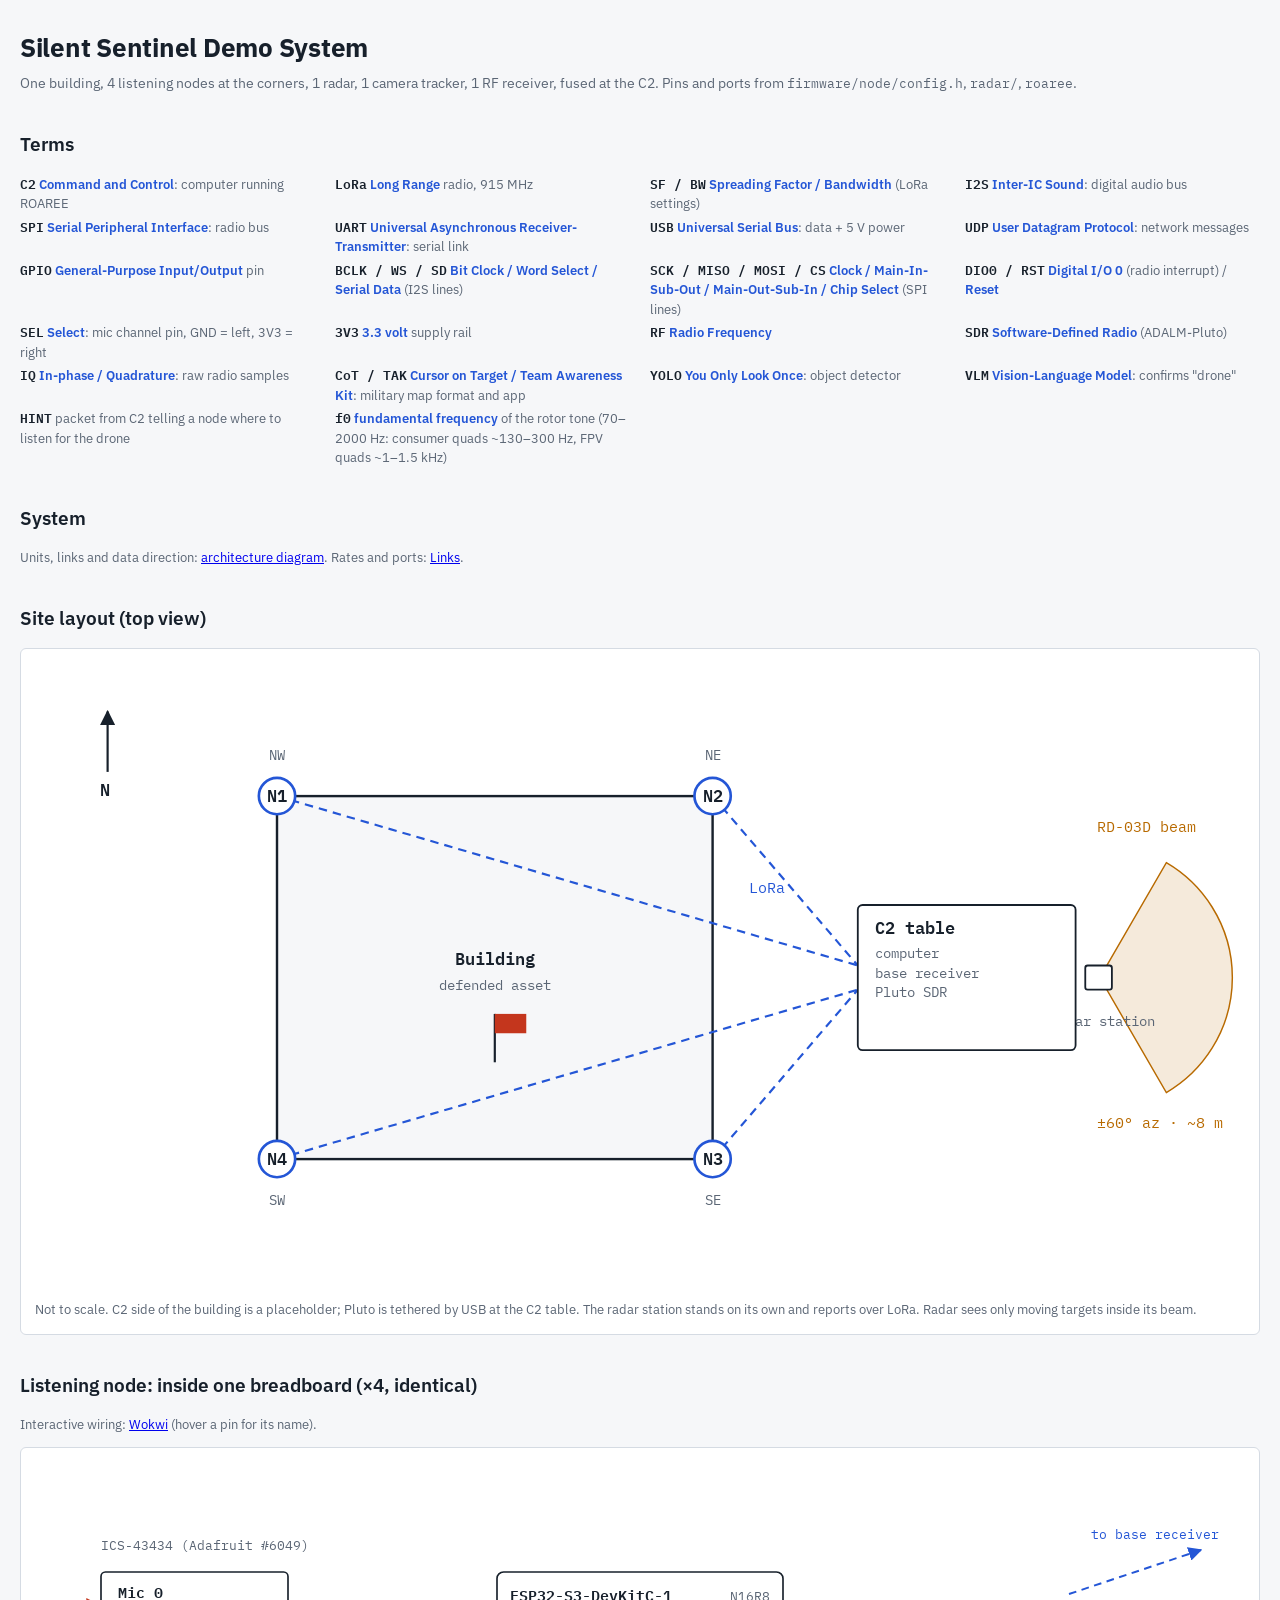
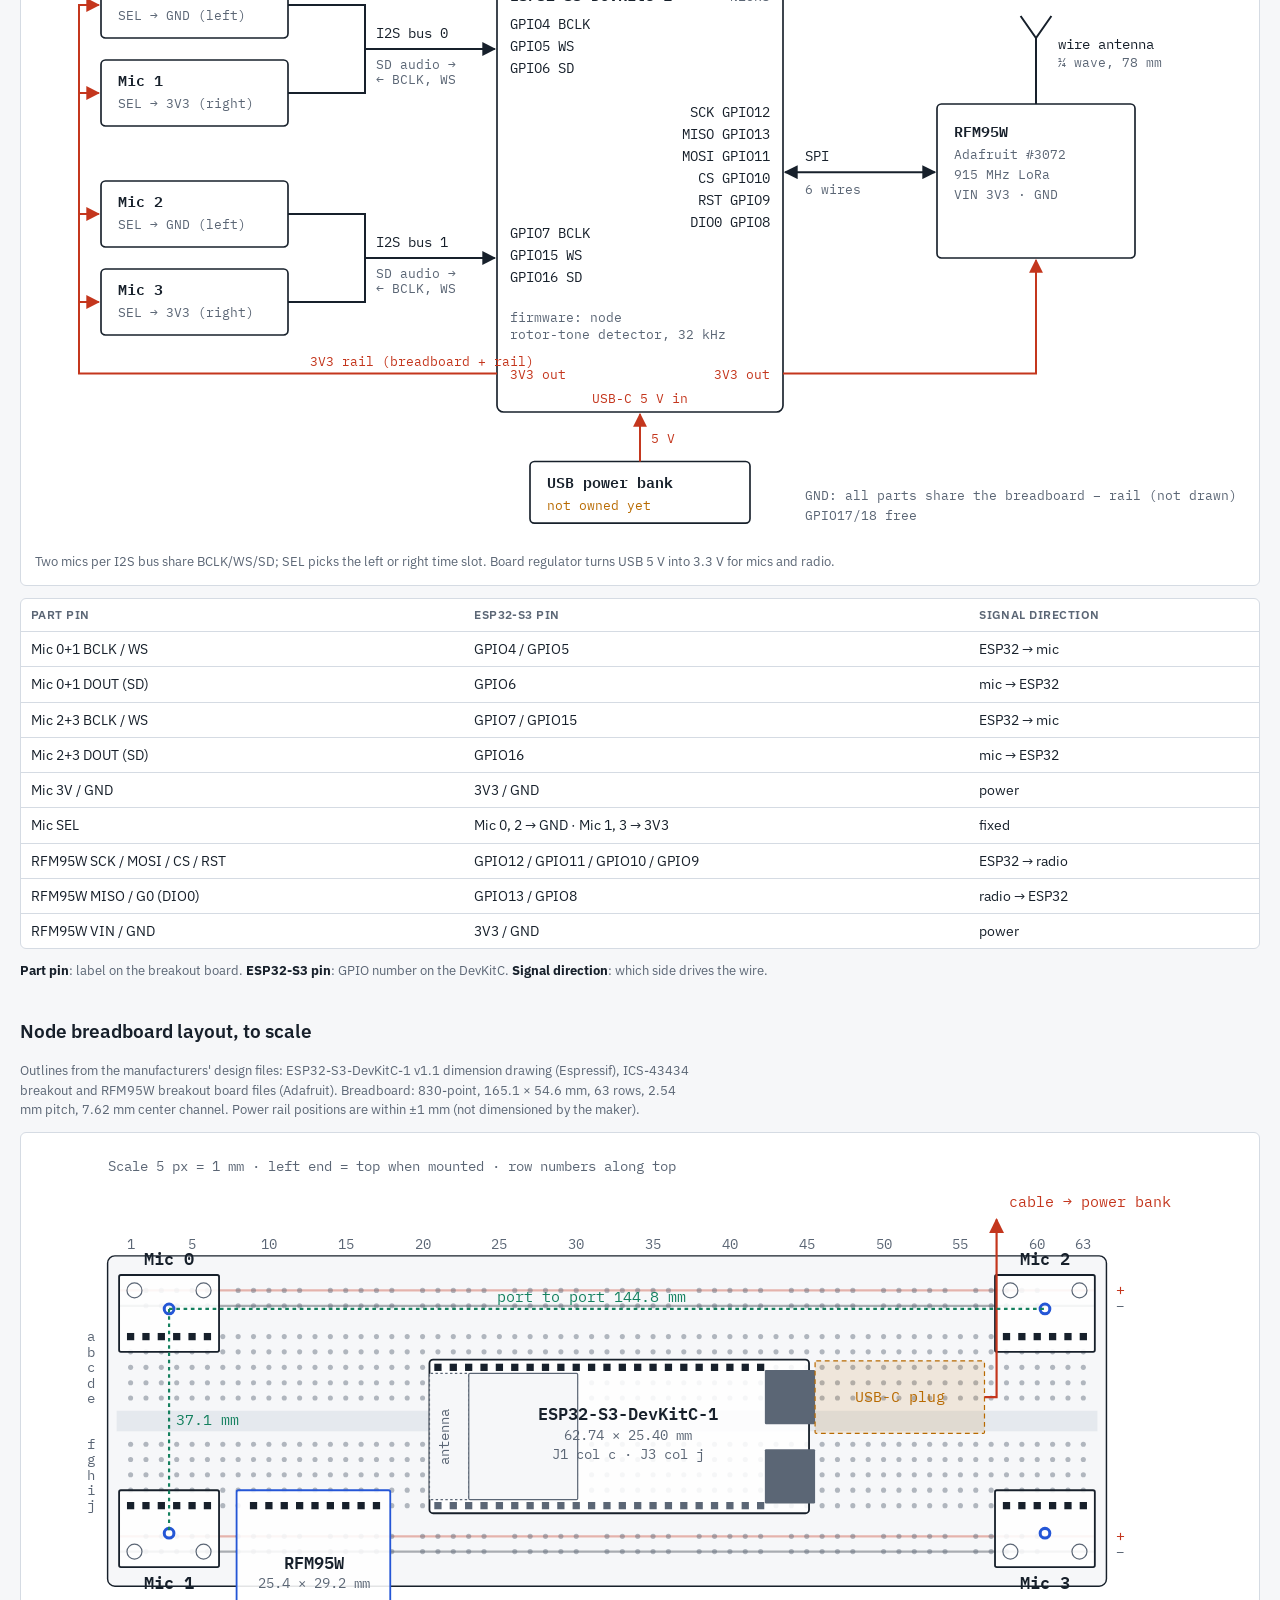
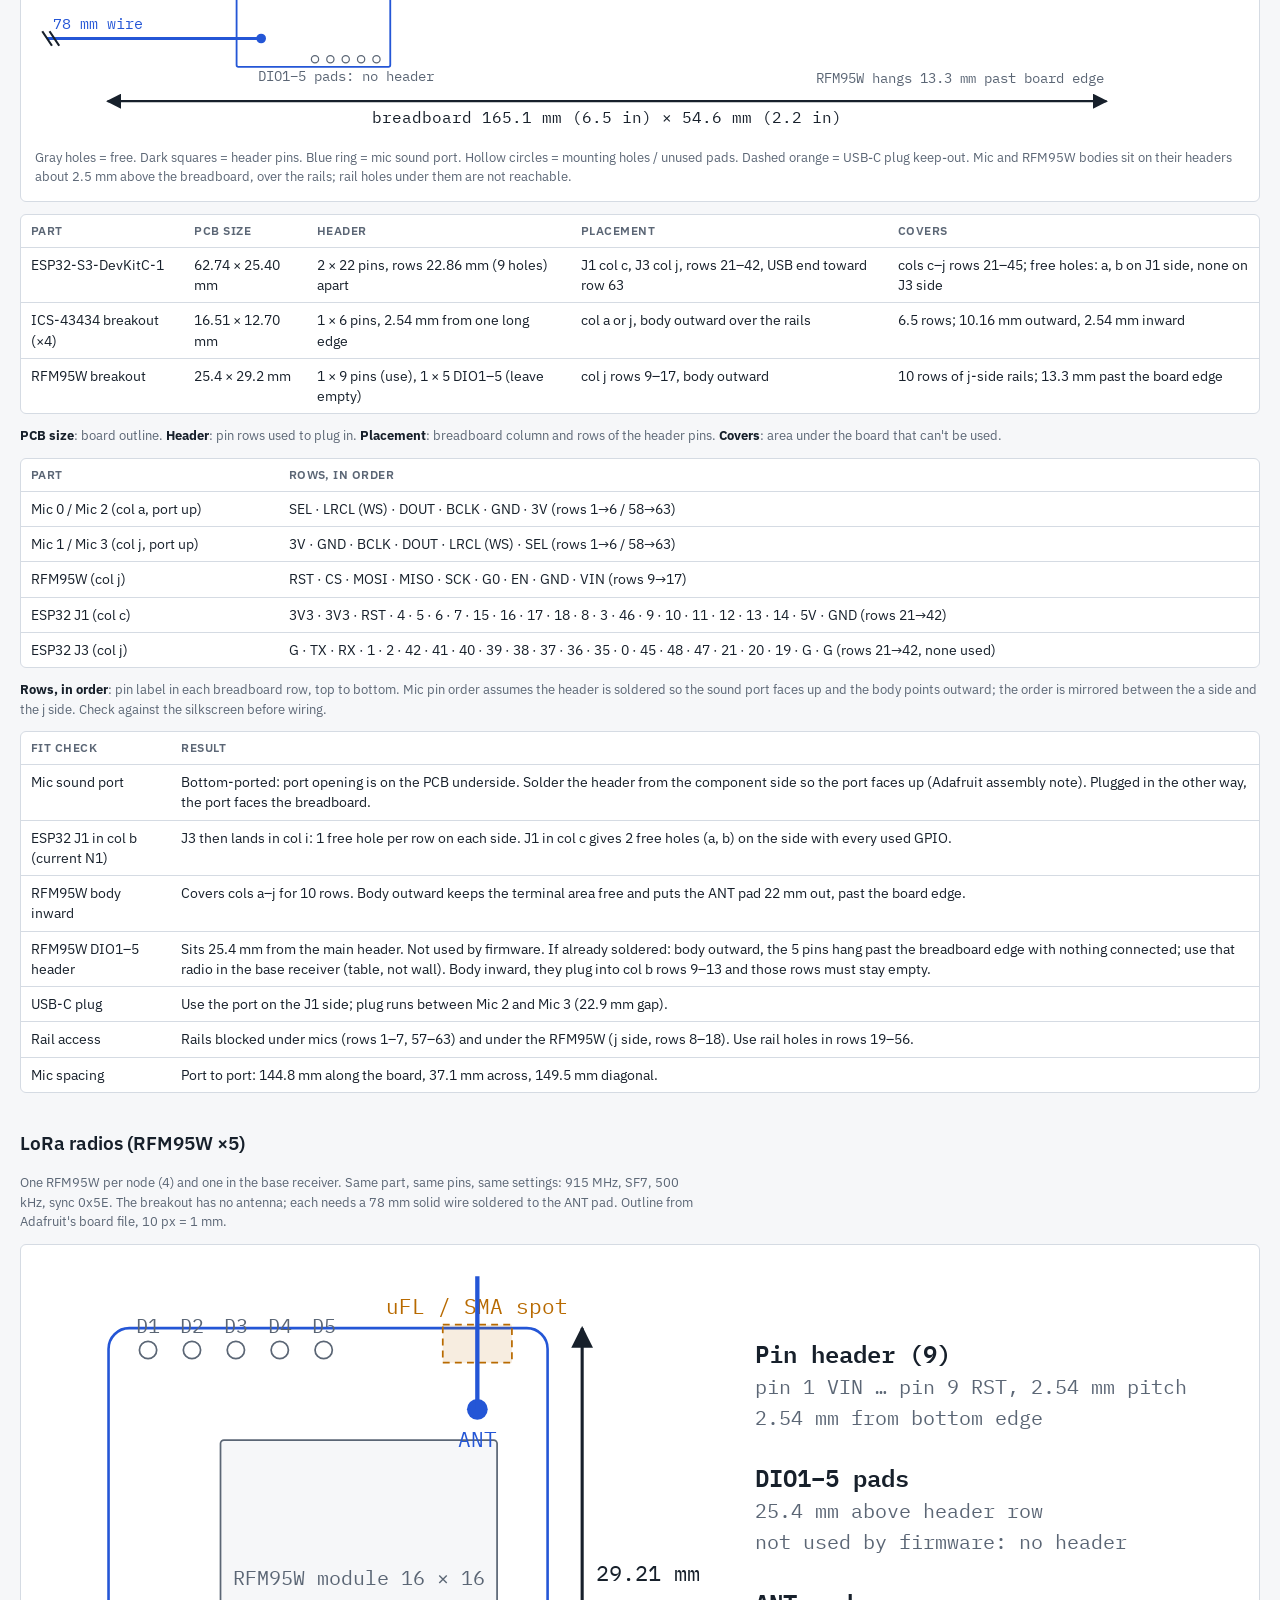
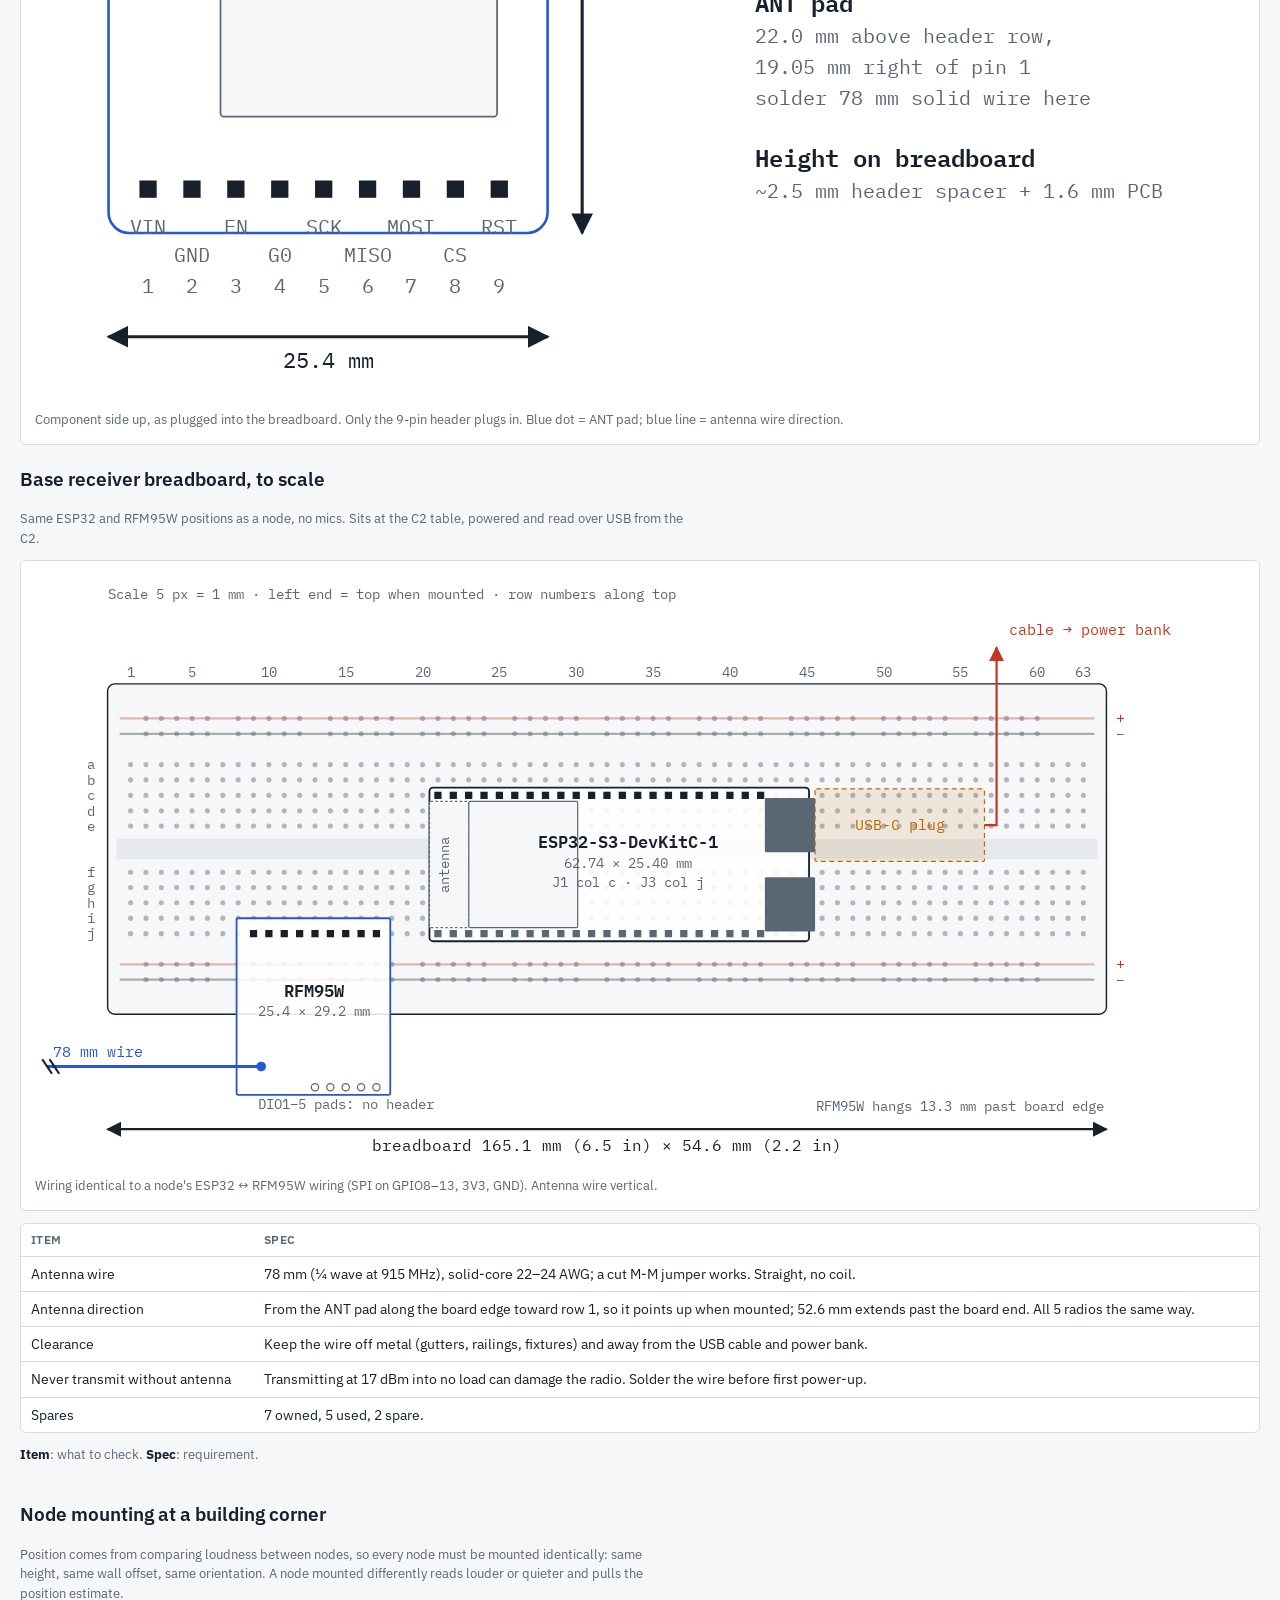
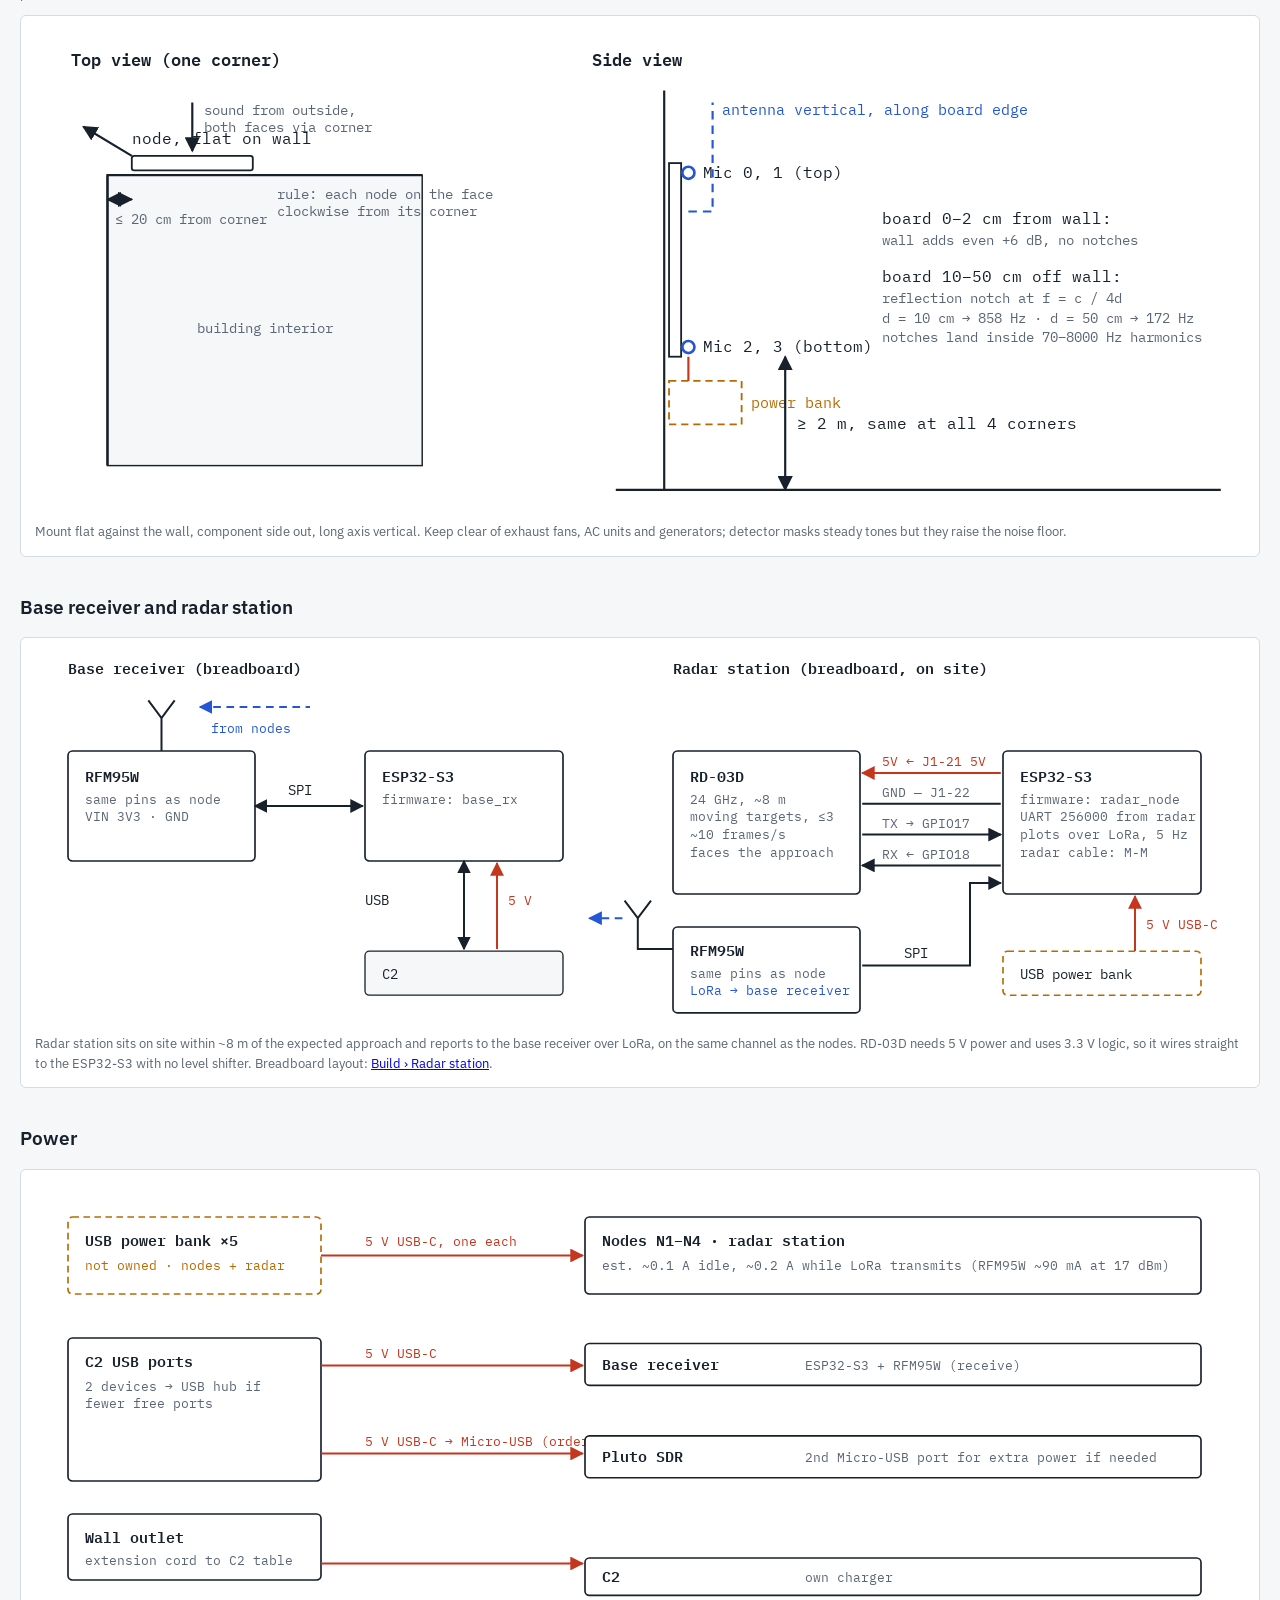
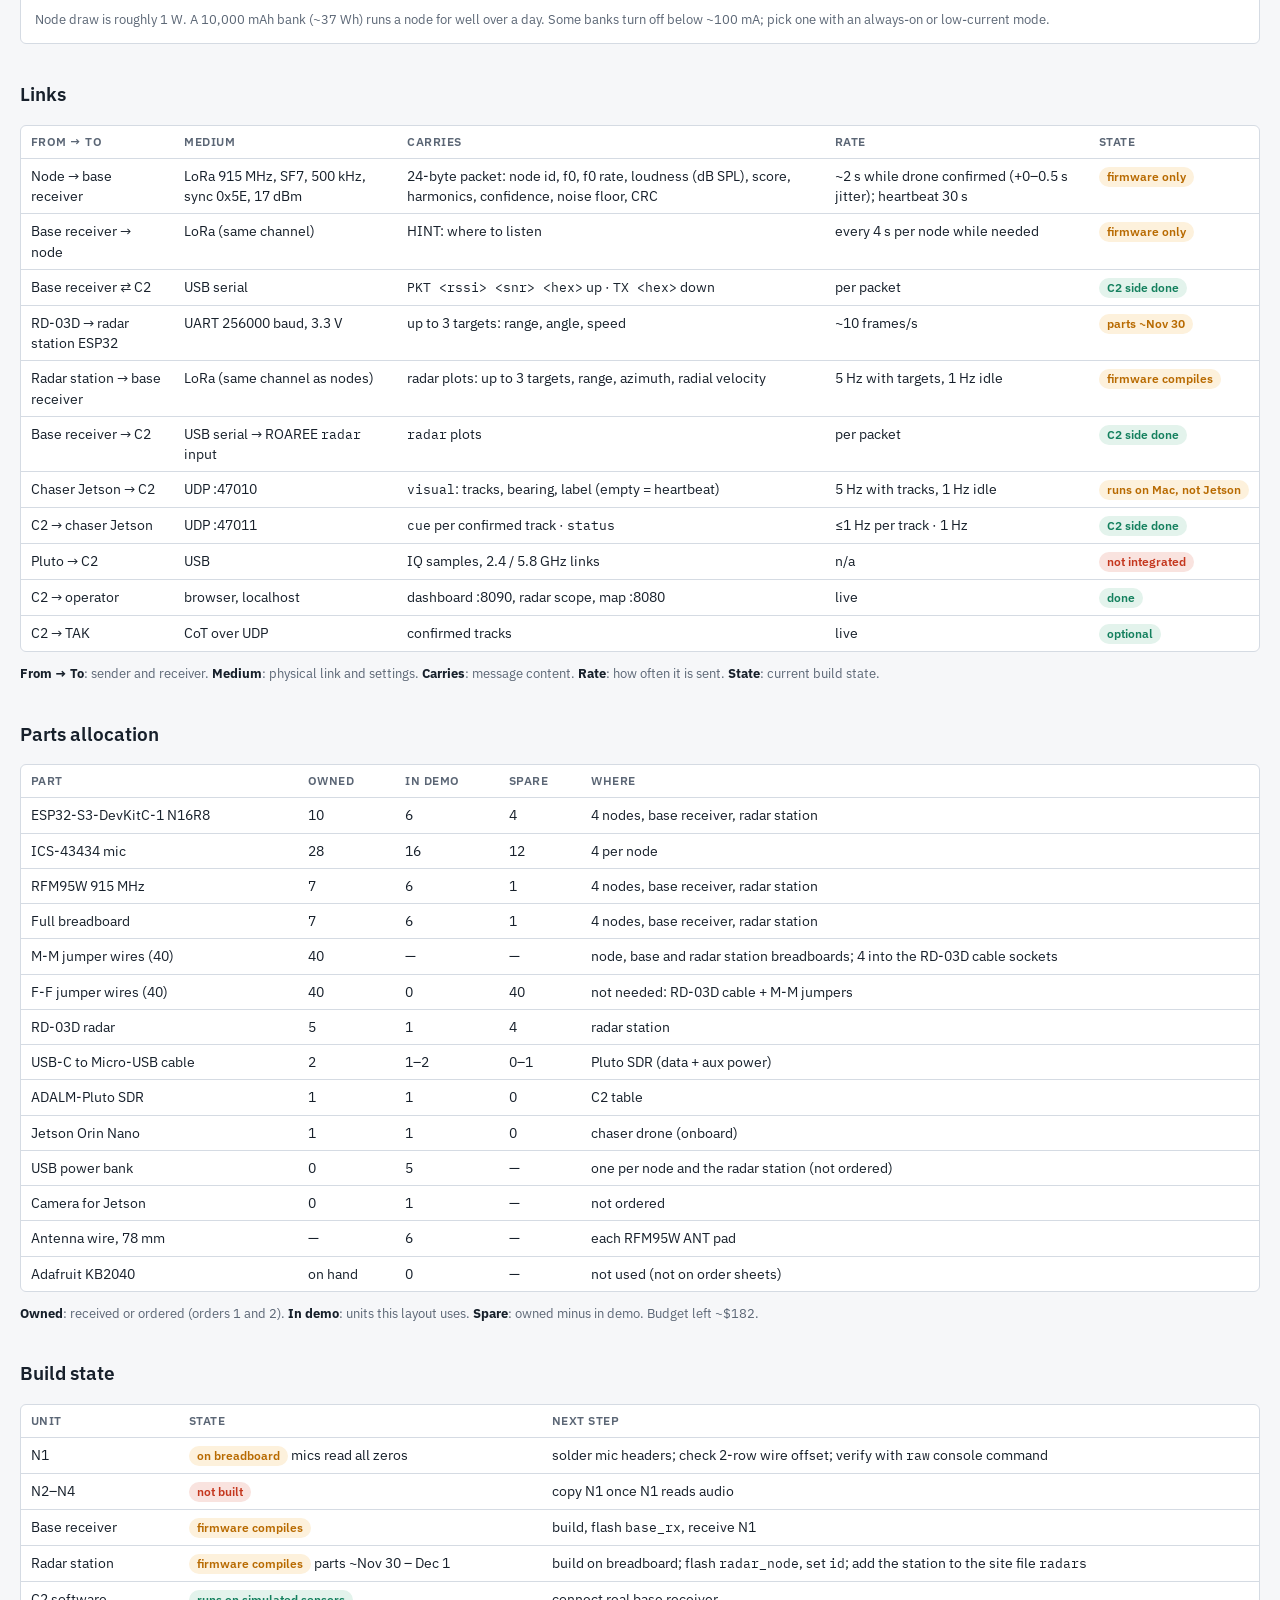
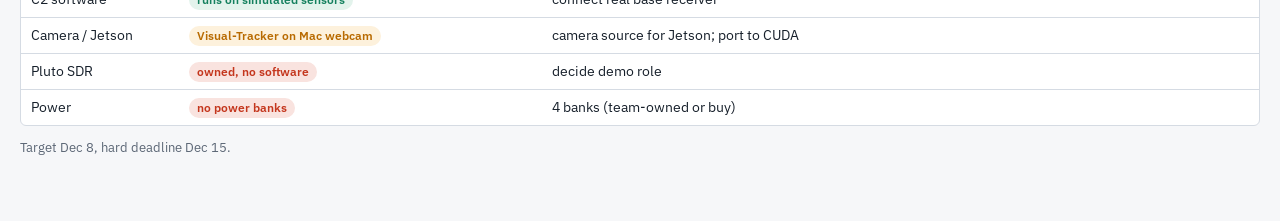
<file: demo-system.html>
<!doctype html>
<html lang="en">
<head>
<meta charset="utf-8">
<meta name="viewport" content="width=device-width, initial-scale=1">
<title>Silent Sentinel Demo System</title>
<link rel="stylesheet" href="https://fonts.googleapis.com/css2?family=IBM+Plex+Sans:wght@400;500;600;700&family=IBM+Plex+Mono:wght@400;500;600&display=swap">
<style>
body{margin:0}
/* Layout: one column of drawn figures, each followed by its reference table. Link color = link medium. */
:root{
  --bg:#f6f7f9; --panel:#ffffff; --fg:#17202b; --muted:#5b6675; --line:#d5dbe3;
  --lora:#2456d6; --net:#14805e; --pwr:#c4361d; --plan:#b86a00; --usb:#17202b;
  --chip-ok:#e3f3ec; --chip-wip:#fdf1dc; --chip-no:#f9e3df;
  --sans:"IBM Plex Sans",system-ui,-apple-system,"Segoe UI",sans-serif;
  --mono:"IBM Plex Mono",ui-monospace,Menlo,Consolas,monospace;
}
@media (prefers-color-scheme:dark){:root:not([data-theme="light"]){
  --bg:#0f141b; --panel:#161d26; --fg:#e4e9f0; --muted:#97a3b3; --line:#2c3643;
  --lora:#7aa2ff; --net:#4cc79a; --pwr:#ff7a5c; --plan:#f0a640; --usb:#e4e9f0;
  --chip-ok:#173528; --chip-wip:#3a2c12; --chip-no:#3d1e17; color-scheme:dark}}
:root[data-theme="dark"]{
  --bg:#0f141b; --panel:#161d26; --fg:#e4e9f0; --muted:#97a3b3; --line:#2c3643;
  --lora:#7aa2ff; --net:#4cc79a; --pwr:#ff7a5c; --plan:#f0a640; --usb:#e4e9f0;
  --chip-ok:#173528; --chip-wip:#3a2c12; --chip-no:#3d1e17; color-scheme:dark}
body{background:var(--bg);color:var(--fg);font-family:var(--sans);font-size:15px;line-height:1.5}
.wrap{max-width:1240px;margin:0 auto;padding-block:28px 64px;padding-left:max(16px,env(safe-area-inset-left,0px));padding-right:max(16px,env(safe-area-inset-right,0px));display:flex;flex-direction:column;gap:36px}
h1{font-size:26px;margin:0;font-weight:700;letter-spacing:-.01em}
h2{font-size:19px;margin:0 0 4px;font-weight:600;text-wrap:balance}
h2 b{color:var(--lora);font-weight:600}
.sub{color:var(--muted);margin:0;font-size:14px}
section{display:flex;flex-direction:column;gap:12px;min-width:0}
figure{margin:0;background:var(--panel);border:1px solid var(--line);border-radius:6px;padding:14px;overflow-x:auto}
figure svg{display:block;width:100%;min-width:760px;height:auto;color:var(--fg);font-family:var(--mono)}
figcaption{font-size:13px;color:var(--muted);margin-top:8px;font-family:var(--sans)}
.legend{display:flex;flex-wrap:wrap;gap:8px 22px;font-size:13px;font-family:var(--mono)}
.legend span{display:inline-flex;align-items:center;gap:8px}
.legend i{display:inline-block;width:34px;height:0;border-top:2px solid}
.tbl{overflow-x:auto;background:var(--panel);border:1px solid var(--line);border-radius:6px}
table{border-collapse:collapse;width:100%;font-size:13.5px;font-variant-numeric:tabular-nums}
th,td{text-align:left;padding:7px 10px;border-bottom:1px solid var(--line);vertical-align:top}
th{font-weight:600;font-size:12px;letter-spacing:.04em;text-transform:uppercase;color:var(--muted)}
tr:last-child td{border-bottom:0}
td code,p code,li code{font-family:var(--mono);font-size:12.5px}
.def{font-size:13px;color:var(--muted);margin:0}
.def b{color:var(--fg)}
.gloss{display:grid;grid-template-columns:repeat(auto-fill,minmax(250px,1fr));gap:4px 20px;font-size:13px;margin:0}
.gloss div{min-width:0}
.gloss dt{display:inline;font-family:var(--mono);font-weight:600}
.gloss dd{display:inline;margin:0;color:var(--muted)}
.gloss dd b{color:var(--lora);font-weight:600}
.chip{display:inline-block;padding:1px 8px;border-radius:10px;font-size:12px;font-weight:600;white-space:nowrap}
.ok{background:var(--chip-ok);color:var(--net)}.wip{background:var(--chip-wip);color:var(--plan)}.no{background:var(--chip-no);color:var(--pwr)}
/* SVG classes */
.box{fill:var(--panel);stroke:var(--fg);stroke-width:1.5}
.box2{fill:var(--bg);stroke:var(--fg);stroke-width:1.2}
.boxp{fill:var(--panel);stroke:var(--plan);stroke-width:1.5;stroke-dasharray:6 4}
.bld{fill:var(--bg);stroke:var(--fg);stroke-width:2}
.t{fill:var(--fg);font-size:13px}
.tb{fill:var(--fg);font-size:14px;font-weight:600}
.s{fill:var(--muted);font-size:11.5px}
.tl{fill:var(--lora);font-size:12px}.tn{fill:var(--net);font-size:12px}.tp{fill:var(--pwr);font-size:12px}.tpl{fill:var(--plan);font-size:12px}
.w{stroke:var(--usb);stroke-width:1.8;fill:none}
.lora{stroke:var(--lora);stroke-width:1.8;stroke-dasharray:7 5;fill:none}
.net{stroke:var(--net);stroke-width:1.8;fill:none}
.pwr{stroke:var(--pwr);stroke-width:1.8;fill:none}
.plan{stroke:var(--plan);stroke-width:1.8;stroke-dasharray:6 4;fill:none}
.wedge{fill:var(--plan);fill-opacity:.14;stroke:var(--plan);stroke-width:1.2}
.dot-n{fill:var(--panel);stroke:var(--lora);stroke-width:2.2}
.mk-fg{fill:var(--usb)}.mk-l{fill:var(--lora)}.mk-n{fill:var(--net)}.mk-p{fill:var(--pwr)}.mk-o{fill:var(--plan)}
.flag{fill:var(--pwr)}
.hole circle{fill:var(--muted);opacity:.45}
.pin{fill:var(--fg)}.pin.off{fill:var(--muted)}
.part{stroke-width:1.5;fill-opacity:.88}
.mic{fill:var(--panel);stroke:var(--fg)}
.rfm{fill:var(--panel);stroke:var(--lora)}
.esp{fill:var(--panel);stroke:var(--fg)}
.port{fill:none;stroke:var(--lora);stroke-width:2.5}
.mh{fill:none;stroke:var(--muted);stroke-width:1}
.ant{fill:var(--bg);stroke:var(--muted);stroke-width:1;stroke-dasharray:2 2}
circle.ant{fill:var(--lora);stroke:none}
.can{fill:var(--bg);stroke:var(--muted);stroke-width:1}
.usb{fill:var(--muted);stroke:none}
.keep{fill:var(--plan);fill-opacity:.12;stroke:var(--plan);stroke-dasharray:4 3}
.chan{fill:var(--line);opacity:.5}
.antw{stroke:var(--lora);stroke-width:2.5;fill:none}
</style>
</head>
<body>
<svg width="0" height="0" style="position:absolute" aria-hidden="true">
  <defs>
    <marker id="af" viewBox="0 0 10 10" refX="9" refY="5" markerWidth="7" markerHeight="7" orient="auto-start-reverse"><path class="mk-fg" d="M0,0L10,5L0,10z"/></marker>
    <marker id="al" viewBox="0 0 10 10" refX="9" refY="5" markerWidth="7" markerHeight="7" orient="auto-start-reverse"><path class="mk-l" d="M0,0L10,5L0,10z"/></marker>
    <marker id="an" viewBox="0 0 10 10" refX="9" refY="5" markerWidth="7" markerHeight="7" orient="auto-start-reverse"><path class="mk-n" d="M0,0L10,5L0,10z"/></marker>
    <marker id="ap" viewBox="0 0 10 10" refX="9" refY="5" markerWidth="7" markerHeight="7" orient="auto-start-reverse"><path class="mk-p" d="M0,0L10,5L0,10z"/></marker>
    <marker id="ao" viewBox="0 0 10 10" refX="9" refY="5" markerWidth="7" markerHeight="7" orient="auto-start-reverse"><path class="mk-o" d="M0,0L10,5L0,10z"/></marker>
  </defs>
</svg>

<div class="wrap">

<header style="display:flex;flex-direction:column;gap:6px">
  <h1>Silent Sentinel Demo System</h1>
  <p class="sub">One building, 4 listening nodes at the corners, 1 radar, 1 camera tracker, 1 RF receiver, fused at the C2. Pins and ports from <code>firmware/node/config.h</code>, <code>radar/</code>, <code>roaree</code>.</p>
</header>

<section id="terms">
  <h2>Terms</h2>
  <dl class="gloss">
    <div><dt>C2</dt> <dd><b>Command and Control</b>: computer running ROAREE</dd></div>
    <div><dt>LoRa</dt> <dd><b>Long Range</b> radio, 915 MHz</dd></div>
    <div><dt>SF / BW</dt> <dd><b>Spreading Factor / Bandwidth</b> (LoRa settings)</dd></div>
    <div><dt>I2S</dt> <dd><b>Inter-IC Sound</b>: digital audio bus</dd></div>
    <div><dt>SPI</dt> <dd><b>Serial Peripheral Interface</b>: radio bus</dd></div>
    <div><dt>UART</dt> <dd><b>Universal Asynchronous Receiver-Transmitter</b>: serial link</dd></div>
    <div><dt>USB</dt> <dd><b>Universal Serial Bus</b>: data + 5 V power</dd></div>
    <div><dt>UDP</dt> <dd><b>User Datagram Protocol</b>: network messages</dd></div>
    <div><dt>GPIO</dt> <dd><b>General-Purpose Input/Output</b> pin</dd></div>
    <div><dt>BCLK / WS / SD</dt> <dd><b>Bit Clock / Word Select / Serial Data</b> (I2S lines)</dd></div>
    <div><dt>SCK / MISO / MOSI / CS</dt> <dd><b>Clock / Main-In-Sub-Out / Main-Out-Sub-In / Chip Select</b> (SPI lines)</dd></div>
    <div><dt>DIO0 / RST</dt> <dd><b>Digital I/O 0</b> (radio interrupt) / <b>Reset</b></dd></div>
    <div><dt>SEL</dt> <dd><b>Select</b>: mic channel pin, GND = left, 3V3 = right</dd></div>
    <div><dt>3V3</dt> <dd><b>3.3 volt</b> supply rail</dd></div>
    <div><dt>RF</dt> <dd><b>Radio Frequency</b></dd></div>
    <div><dt>SDR</dt> <dd><b>Software-Defined Radio</b> (ADALM-Pluto)</dd></div>
    <div><dt>IQ</dt> <dd><b>In-phase / Quadrature</b>: raw radio samples</dd></div>
    <div><dt>CoT / TAK</dt> <dd><b>Cursor on Target / Team Awareness Kit</b>: military map format and app</dd></div>
    <div><dt>YOLO</dt> <dd><b>You Only Look Once</b>: object detector</dd></div>
    <div><dt>VLM</dt> <dd><b>Vision-Language Model</b>: confirms "drone"</dd></div>
    <div><dt>HINT</dt> <dd>packet from C2 telling a node where to listen for the drone</dd></div>
    <div><dt>f0</dt> <dd><b>fundamental frequency</b> of the rotor tone (70–2000 Hz: consumer quads ~130–300 Hz, FPV quads ~1–1.5 kHz)</dd></div>
  </dl>
</section>

<section id="system">
  <h2>System</h2>
  <p class="def">Units, links and data direction: <a href="index.html#system">architecture diagram</a>. Rates and ports: <a href="#links">Links</a>.</p>
</section>

<section id="site">
  <h2>Site layout (top view)</h2>
  <figure>
    <svg viewBox="0 0 1000 520" role="img" aria-label="Building with a node on each corner, C2 table east of the building, radar station on site with its beam facing east.">
      <!-- compass -->
      <line class="w" x1="60" y1="90" x2="60" y2="40" marker-end="url(#af)"/>
      <text class="tb" x="54" y="110">N</text>
      <!-- building -->
      <rect class="bld" x="200" y="110" width="360" height="300"/>
      <text class="tb" x="380" y="250" text-anchor="middle">Building</text>
      <text class="s" x="380" y="270" text-anchor="middle">defended asset</text>
      <line class="w" x1="380" y1="330" x2="380" y2="290"/>
      <rect class="flag" x="380" y="290" width="26" height="16"/>
      <!-- LoRa -->
      <line class="lora" x1="200" y1="110" x2="680" y2="250"/>
      <line class="lora" x1="560" y1="110" x2="680" y2="250"/>
      <line class="lora" x1="560" y1="410" x2="680" y2="270"/>
      <line class="lora" x1="200" y1="410" x2="680" y2="270"/>
      <!-- nodes -->
      <circle class="dot-n" cx="200" cy="110" r="15"/><text class="tb" x="200" y="115" text-anchor="middle">N1</text>
      <circle class="dot-n" cx="560" cy="110" r="15"/><text class="tb" x="560" y="115" text-anchor="middle">N2</text>
      <circle class="dot-n" cx="560" cy="410" r="15"/><text class="tb" x="560" y="415" text-anchor="middle">N3</text>
      <circle class="dot-n" cx="200" cy="410" r="15"/><text class="tb" x="200" y="415" text-anchor="middle">N4</text>
      <text class="s" x="200" y="80" text-anchor="middle">NW</text>
      <text class="s" x="560" y="80" text-anchor="middle">NE</text>
      <text class="s" x="560" y="448" text-anchor="middle">SE</text>
      <text class="s" x="200" y="448" text-anchor="middle">SW</text>
      <!-- radar wedge -->
      <path class="wedge" d="M880,260 L935,165 A110,110 0 0 1 935,355 Z"/>
      <rect class="box" x="868" y="250" width="22" height="20" rx="2"/>
      <text class="s" x="840" y="300">radar station</text>
      <text class="tpl" x="878" y="140">RD-03D beam</text>
      <text class="tpl" x="878" y="384">±60° az · ~8 m</text>
      <!-- C2 table -->
      <rect class="box" x="680" y="200" width="180" height="120" rx="4"/>
      <text class="tb" x="694" y="224">C2 table</text>
      <text class="s" x="694" y="244">computer</text>
      <text class="s" x="694" y="260">base receiver</text>
      <text class="s" x="694" y="276">Pluto SDR</text>
      <text class="tl" x="590" y="190">LoRa</text>
    </svg>
    <figcaption>Not to scale. C2 side of the building is a placeholder; Pluto is tethered by USB at the C2 table. The radar station stands on its own and reports over LoRa. Radar sees only moving targets inside its beam.</figcaption>
  </figure>
</section>

<section id="node-wiring">
  <h2>Listening node: inside one breadboard (×4, identical)</h2>
  <p class="def">Interactive wiring: <a href="https://wokwi.com/projects/481871526837201921" target="_blank" rel="noopener">Wokwi</a> (hover a pin for its name).</p>
  <figure>
    <svg viewBox="0 0 1100 620" role="img" aria-label="ESP32-S3 with four microphones on two I2S buses, RFM95W radio on SPI, powered by a USB power bank; 3.3 V rail feeds mics and radio.">
      <!-- mics -->
      <rect class="box" x="60" y="100" width="170" height="60" rx="4"/><text class="tb" x="75" y="124">Mic 0</text><text class="s" x="75" y="144">SEL → GND (left)</text>
      <rect class="box" x="60" y="180" width="170" height="60" rx="4"/><text class="tb" x="75" y="204">Mic 1</text><text class="s" x="75" y="224">SEL → 3V3 (right)</text>
      <rect class="box" x="60" y="290" width="170" height="60" rx="4"/><text class="tb" x="75" y="314">Mic 2</text><text class="s" x="75" y="334">SEL → GND (left)</text>
      <rect class="box" x="60" y="370" width="170" height="60" rx="4"/><text class="tb" x="75" y="394">Mic 3</text><text class="s" x="75" y="414">SEL → 3V3 (right)</text>
      <text class="s" x="60" y="80">ICS-43434 (Adafruit #6049)</text>
      <!-- bus 0 -->
      <path class="w" d="M230,130 H300 V210 H230"/>
      <line class="w" x1="300" y1="170" x2="418" y2="170" marker-end="url(#af)"/>
      <text class="t" x="310" y="160">I2S bus 0</text>
      <text class="s" x="310" y="188">SD audio →</text>
      <text class="s" x="310" y="202">← BCLK, WS</text>
      <!-- bus 1 -->
      <path class="w" d="M230,320 H300 V400 H230"/>
      <line class="w" x1="300" y1="360" x2="418" y2="360" marker-end="url(#af)"/>
      <text class="t" x="310" y="350">I2S bus 1</text>
      <text class="s" x="310" y="378">SD audio →</text>
      <text class="s" x="310" y="392">← BCLK, WS</text>
      <!-- esp -->
      <rect class="box" x="420" y="100" width="260" height="400" rx="6"/>
      <text class="tb" x="432" y="126">ESP32-S3-DevKitC-1</text><text class="s" x="668" y="126" text-anchor="end">N16R8</text>
      <text class="s" x="432" y="418">firmware: node</text>
      <text class="s" x="432" y="434">rotor-tone detector, 32 kHz</text>
      <text class="t" x="432" y="152">GPIO4 BCLK</text>
      <text class="t" x="432" y="172">GPIO5 WS</text>
      <text class="t" x="432" y="192">GPIO6 SD</text>
      <text class="t" x="432" y="342">GPIO7 BCLK</text>
      <text class="t" x="432" y="362">GPIO15 WS</text>
      <text class="t" x="432" y="382">GPIO16 SD</text>
      <text class="t" x="668" y="232" text-anchor="end">SCK GPIO12</text>
      <text class="t" x="668" y="252" text-anchor="end">MISO GPIO13</text>
      <text class="t" x="668" y="272" text-anchor="end">MOSI GPIO11</text>
      <text class="t" x="668" y="292" text-anchor="end">CS GPIO10</text>
      <text class="t" x="668" y="312" text-anchor="end">RST GPIO9</text>
      <text class="t" x="668" y="332" text-anchor="end">DIO0 GPIO8</text>
      <text class="tp" x="432" y="470">3V3 out</text>
      <text class="tp" x="668" y="470" text-anchor="end">3V3 out</text>
      <text class="tp" x="550" y="492" text-anchor="middle">USB-C 5 V in</text>
      <!-- spi -->
      <line class="w" x1="682" y1="282" x2="818" y2="282" marker-start="url(#af)" marker-end="url(#af)"/>
      <text class="t" x="700" y="272">SPI</text>
      <text class="s" x="700" y="302">6 wires</text>
      <!-- rfm -->
      <rect class="box" x="820" y="220" width="180" height="140" rx="4"/>
      <text class="tb" x="835" y="250">RFM95W</text>
      <text class="s" x="835" y="270">Adafruit #3072</text>
      <text class="s" x="835" y="288">915 MHz LoRa</text>
      <text class="s" x="835" y="306">VIN 3V3 · GND</text>
      <path class="w" d="M910,220 V160 M896,140 L910,160 L924,140"/>
      <text class="t" x="930" y="170">wire antenna</text>
      <text class="s" x="930" y="186">¼ wave, 78 mm</text>
      <line class="lora" x1="940" y1="120" x2="1060" y2="80" marker-end="url(#al)"/>
      <text class="tl" x="960" y="70">to base receiver</text>
      <!-- power -->
      <path class="pwr" d="M420,465 H40 V130 H58" marker-end="url(#ap)"/>
      <path class="pwr" d="M40,210 H58" marker-end="url(#ap)"/>
      <path class="pwr" d="M40,320 H58" marker-end="url(#ap)"/>
      <path class="pwr" d="M40,400 H58" marker-end="url(#ap)"/>
      <path class="pwr" d="M680,465 H910 V362" marker-end="url(#ap)"/>
      <text class="tp" x="250" y="458">3V3 rail (breadboard + rail)</text>
      <rect class="box" x="450" y="545" width="200" height="56" rx="4"/>
      <text class="tb" x="465" y="569">USB power bank</text>
      <text class="tpl" x="465" y="589">not owned yet</text>
      <line class="pwr" x1="550" y1="545" x2="550" y2="502" marker-end="url(#ap)"/>
      <text class="tp" x="560" y="528">5 V</text>
      <text class="s" x="700" y="580">GND: all parts share the breadboard − rail (not drawn)</text>
      <text class="s" x="700" y="598">GPIO17/18 free</text>
    </svg>
    <figcaption>Two mics per I2S bus share BCLK/WS/SD; SEL picks the left or right time slot. Board regulator turns USB 5 V into 3.3 V for mics and radio.</figcaption>
  </figure>
  <div class="tbl"><table>
    <thead><tr><th>Part pin</th><th>ESP32-S3 pin</th><th>Signal direction</th></tr></thead>
    <tbody>
      <tr><td>Mic 0+1 BCLK / WS</td><td>GPIO4 / GPIO5</td><td>ESP32 → mic</td></tr>
      <tr><td>Mic 0+1 DOUT (SD)</td><td>GPIO6</td><td>mic → ESP32</td></tr>
      <tr><td>Mic 2+3 BCLK / WS</td><td>GPIO7 / GPIO15</td><td>ESP32 → mic</td></tr>
      <tr><td>Mic 2+3 DOUT (SD)</td><td>GPIO16</td><td>mic → ESP32</td></tr>
      <tr><td>Mic 3V / GND</td><td>3V3 / GND</td><td>power</td></tr>
      <tr><td>Mic SEL</td><td>Mic 0, 2 → GND · Mic 1, 3 → 3V3</td><td>fixed</td></tr>
      <tr><td>RFM95W SCK / MOSI / CS / RST</td><td>GPIO12 / GPIO11 / GPIO10 / GPIO9</td><td>ESP32 → radio</td></tr>
      <tr><td>RFM95W MISO / G0 (DIO0)</td><td>GPIO13 / GPIO8</td><td>radio → ESP32</td></tr>
      <tr><td>RFM95W VIN / GND</td><td>3V3 / GND</td><td>power</td></tr>
    </tbody>
  </table></div>
  <p class="def"><b>Part pin</b>: label on the breakout board. <b>ESP32-S3 pin</b>: GPIO number on the DevKitC. <b>Signal direction</b>: which side drives the wire.</p>
</section>

<section id="node-layout">
  <h2>Node breadboard layout, to scale</h2>
  <p class="def" style="max-width:85ch">Outlines from the manufacturers' design files: ESP32-S3-DevKitC-1 v1.1 dimension drawing (Espressif), ICS-43434 breakout and RFM95W breakout board files (Adafruit). Breadboard: 830-point, 165.1 × 54.6 mm, 63 rows, 2.54 mm pitch, 7.62 mm center channel. Power rail positions are within ±1 mm (not dimensioned by the maker).</p>
  <figure>
<svg viewBox="0 0 1000 490" role="img" aria-label="Full breadboard drawn to scale, 5 pixels per millimetre, with the mic breakouts, RFM95W and ESP32-S3-DevKitC-1 at their real sizes.">
<text class="s" x="60" y="20">Scale 5 px = 1 mm · left end = top when mounted · row numbers along top</text>
<rect class="box2" x="60.0" y="90.0" width="825.5" height="273.0" rx="6"/>
<rect x="67.5" y="218.0" width="810.5" height="17.0" class="chan"/>
<line class="pwr" x1="70.0" y1="118.55" x2="875.5" y2="118.55" opacity=".35"/>
<line class="w" x1="70.0" y1="131.25" x2="875.5" y2="131.25" opacity=".35"/>
<line class="w" x1="70.0" y1="334.45" x2="875.5" y2="334.45" opacity=".35"/>
<line class="pwr" x1="70.0" y1="321.75" x2="875.5" y2="321.75" opacity=".35"/>
<g class="hole"><circle cx="79.0" cy="156.7" r="2.1"/><circle cx="79.0" cy="169.3" r="2.1"/><circle cx="79.0" cy="182.1" r="2.1"/><circle cx="79.0" cy="194.8" r="2.1"/><circle cx="79.0" cy="207.4" r="2.1"/><circle cx="79.0" cy="245.6" r="2.1"/><circle cx="79.0" cy="258.2" r="2.1"/><circle cx="79.0" cy="270.9" r="2.1"/><circle cx="79.0" cy="283.6" r="2.1"/><circle cx="79.0" cy="296.4" r="2.1"/><circle cx="91.7" cy="156.7" r="2.1"/><circle cx="91.7" cy="169.3" r="2.1"/><circle cx="91.7" cy="182.1" r="2.1"/><circle cx="91.7" cy="194.8" r="2.1"/><circle cx="91.7" cy="207.4" r="2.1"/><circle cx="91.7" cy="245.6" r="2.1"/><circle cx="91.7" cy="258.2" r="2.1"/><circle cx="91.7" cy="270.9" r="2.1"/><circle cx="91.7" cy="283.6" r="2.1"/><circle cx="91.7" cy="296.4" r="2.1"/><circle cx="104.4" cy="156.7" r="2.1"/><circle cx="104.4" cy="169.3" r="2.1"/><circle cx="104.4" cy="182.1" r="2.1"/><circle cx="104.4" cy="194.8" r="2.1"/><circle cx="104.4" cy="207.4" r="2.1"/><circle cx="104.4" cy="245.6" r="2.1"/><circle cx="104.4" cy="258.2" r="2.1"/><circle cx="104.4" cy="270.9" r="2.1"/><circle cx="104.4" cy="283.6" r="2.1"/><circle cx="104.4" cy="296.4" r="2.1"/><circle cx="117.1" cy="156.7" r="2.1"/><circle cx="117.1" cy="169.3" r="2.1"/><circle cx="117.1" cy="182.1" r="2.1"/><circle cx="117.1" cy="194.8" r="2.1"/><circle cx="117.1" cy="207.4" r="2.1"/><circle cx="117.1" cy="245.6" r="2.1"/><circle cx="117.1" cy="258.2" r="2.1"/><circle cx="117.1" cy="270.9" r="2.1"/><circle cx="117.1" cy="283.6" r="2.1"/><circle cx="117.1" cy="296.4" r="2.1"/><circle cx="129.8" cy="156.7" r="2.1"/><circle cx="129.8" cy="169.3" r="2.1"/><circle cx="129.8" cy="182.1" r="2.1"/><circle cx="129.8" cy="194.8" r="2.1"/><circle cx="129.8" cy="207.4" r="2.1"/><circle cx="129.8" cy="245.6" r="2.1"/><circle cx="129.8" cy="258.2" r="2.1"/><circle cx="129.8" cy="270.9" r="2.1"/><circle cx="129.8" cy="283.6" r="2.1"/><circle cx="129.8" cy="296.4" r="2.1"/><circle cx="142.5" cy="156.7" r="2.1"/><circle cx="142.5" cy="169.3" r="2.1"/><circle cx="142.5" cy="182.1" r="2.1"/><circle cx="142.5" cy="194.8" r="2.1"/><circle cx="142.5" cy="207.4" r="2.1"/><circle cx="142.5" cy="245.6" r="2.1"/><circle cx="142.5" cy="258.2" r="2.1"/><circle cx="142.5" cy="270.9" r="2.1"/><circle cx="142.5" cy="283.6" r="2.1"/><circle cx="142.5" cy="296.4" r="2.1"/><circle cx="155.2" cy="156.7" r="2.1"/><circle cx="155.2" cy="169.3" r="2.1"/><circle cx="155.2" cy="182.1" r="2.1"/><circle cx="155.2" cy="194.8" r="2.1"/><circle cx="155.2" cy="207.4" r="2.1"/><circle cx="155.2" cy="245.6" r="2.1"/><circle cx="155.2" cy="258.2" r="2.1"/><circle cx="155.2" cy="270.9" r="2.1"/><circle cx="155.2" cy="283.6" r="2.1"/><circle cx="155.2" cy="296.4" r="2.1"/><circle cx="167.9" cy="156.7" r="2.1"/><circle cx="167.9" cy="169.3" r="2.1"/><circle cx="167.9" cy="182.1" r="2.1"/><circle cx="167.9" cy="194.8" r="2.1"/><circle cx="167.9" cy="207.4" r="2.1"/><circle cx="167.9" cy="245.6" r="2.1"/><circle cx="167.9" cy="258.2" r="2.1"/><circle cx="167.9" cy="270.9" r="2.1"/><circle cx="167.9" cy="283.6" r="2.1"/><circle cx="167.9" cy="296.4" r="2.1"/><circle cx="180.6" cy="156.7" r="2.1"/><circle cx="180.6" cy="169.3" r="2.1"/><circle cx="180.6" cy="182.1" r="2.1"/><circle cx="180.6" cy="194.8" r="2.1"/><circle cx="180.6" cy="207.4" r="2.1"/><circle cx="180.6" cy="245.6" r="2.1"/><circle cx="180.6" cy="258.2" r="2.1"/><circle cx="180.6" cy="270.9" r="2.1"/><circle cx="180.6" cy="283.6" r="2.1"/><circle cx="180.6" cy="296.4" r="2.1"/><circle cx="193.3" cy="156.7" r="2.1"/><circle cx="193.3" cy="169.3" r="2.1"/><circle cx="193.3" cy="182.1" r="2.1"/><circle cx="193.3" cy="194.8" r="2.1"/><circle cx="193.3" cy="207.4" r="2.1"/><circle cx="193.3" cy="245.6" r="2.1"/><circle cx="193.3" cy="258.2" r="2.1"/><circle cx="193.3" cy="270.9" r="2.1"/><circle cx="193.3" cy="283.6" r="2.1"/><circle cx="193.3" cy="296.4" r="2.1"/><circle cx="206.0" cy="156.7" r="2.1"/><circle cx="206.0" cy="169.3" r="2.1"/><circle cx="206.0" cy="182.1" r="2.1"/><circle cx="206.0" cy="194.8" r="2.1"/><circle cx="206.0" cy="207.4" r="2.1"/><circle cx="206.0" cy="245.6" r="2.1"/><circle cx="206.0" cy="258.2" r="2.1"/><circle cx="206.0" cy="270.9" r="2.1"/><circle cx="206.0" cy="283.6" r="2.1"/><circle cx="206.0" cy="296.4" r="2.1"/><circle cx="218.7" cy="156.7" r="2.1"/><circle cx="218.7" cy="169.3" r="2.1"/><circle cx="218.7" cy="182.1" r="2.1"/><circle cx="218.7" cy="194.8" r="2.1"/><circle cx="218.7" cy="207.4" r="2.1"/><circle cx="218.7" cy="245.6" r="2.1"/><circle cx="218.7" cy="258.2" r="2.1"/><circle cx="218.7" cy="270.9" r="2.1"/><circle cx="218.7" cy="283.6" r="2.1"/><circle cx="218.7" cy="296.4" r="2.1"/><circle cx="231.4" cy="156.7" r="2.1"/><circle cx="231.4" cy="169.3" r="2.1"/><circle cx="231.4" cy="182.1" r="2.1"/><circle cx="231.4" cy="194.8" r="2.1"/><circle cx="231.4" cy="207.4" r="2.1"/><circle cx="231.4" cy="245.6" r="2.1"/><circle cx="231.4" cy="258.2" r="2.1"/><circle cx="231.4" cy="270.9" r="2.1"/><circle cx="231.4" cy="283.6" r="2.1"/><circle cx="231.4" cy="296.4" r="2.1"/><circle cx="244.1" cy="156.7" r="2.1"/><circle cx="244.1" cy="169.3" r="2.1"/><circle cx="244.1" cy="182.1" r="2.1"/><circle cx="244.1" cy="194.8" r="2.1"/><circle cx="244.1" cy="207.4" r="2.1"/><circle cx="244.1" cy="245.6" r="2.1"/><circle cx="244.1" cy="258.2" r="2.1"/><circle cx="244.1" cy="270.9" r="2.1"/><circle cx="244.1" cy="283.6" r="2.1"/><circle cx="244.1" cy="296.4" r="2.1"/><circle cx="256.8" cy="156.7" r="2.1"/><circle cx="256.8" cy="169.3" r="2.1"/><circle cx="256.8" cy="182.1" r="2.1"/><circle cx="256.8" cy="194.8" r="2.1"/><circle cx="256.8" cy="207.4" r="2.1"/><circle cx="256.8" cy="245.6" r="2.1"/><circle cx="256.8" cy="258.2" r="2.1"/><circle cx="256.8" cy="270.9" r="2.1"/><circle cx="256.8" cy="283.6" r="2.1"/><circle cx="256.8" cy="296.4" r="2.1"/><circle cx="269.5" cy="156.7" r="2.1"/><circle cx="269.5" cy="169.3" r="2.1"/><circle cx="269.5" cy="182.1" r="2.1"/><circle cx="269.5" cy="194.8" r="2.1"/><circle cx="269.5" cy="207.4" r="2.1"/><circle cx="269.5" cy="245.6" r="2.1"/><circle cx="269.5" cy="258.2" r="2.1"/><circle cx="269.5" cy="270.9" r="2.1"/><circle cx="269.5" cy="283.6" r="2.1"/><circle cx="269.5" cy="296.4" r="2.1"/><circle cx="282.2" cy="156.7" r="2.1"/><circle cx="282.2" cy="169.3" r="2.1"/><circle cx="282.2" cy="182.1" r="2.1"/><circle cx="282.2" cy="194.8" r="2.1"/><circle cx="282.2" cy="207.4" r="2.1"/><circle cx="282.2" cy="245.6" r="2.1"/><circle cx="282.2" cy="258.2" r="2.1"/><circle cx="282.2" cy="270.9" r="2.1"/><circle cx="282.2" cy="283.6" r="2.1"/><circle cx="282.2" cy="296.4" r="2.1"/><circle cx="294.9" cy="156.7" r="2.1"/><circle cx="294.9" cy="169.3" r="2.1"/><circle cx="294.9" cy="182.1" r="2.1"/><circle cx="294.9" cy="194.8" r="2.1"/><circle cx="294.9" cy="207.4" r="2.1"/><circle cx="294.9" cy="245.6" r="2.1"/><circle cx="294.9" cy="258.2" r="2.1"/><circle cx="294.9" cy="270.9" r="2.1"/><circle cx="294.9" cy="283.6" r="2.1"/><circle cx="294.9" cy="296.4" r="2.1"/><circle cx="307.6" cy="156.7" r="2.1"/><circle cx="307.6" cy="169.3" r="2.1"/><circle cx="307.6" cy="182.1" r="2.1"/><circle cx="307.6" cy="194.8" r="2.1"/><circle cx="307.6" cy="207.4" r="2.1"/><circle cx="307.6" cy="245.6" r="2.1"/><circle cx="307.6" cy="258.2" r="2.1"/><circle cx="307.6" cy="270.9" r="2.1"/><circle cx="307.6" cy="283.6" r="2.1"/><circle cx="307.6" cy="296.4" r="2.1"/><circle cx="320.3" cy="156.7" r="2.1"/><circle cx="320.3" cy="169.3" r="2.1"/><circle cx="320.3" cy="182.1" r="2.1"/><circle cx="320.3" cy="194.8" r="2.1"/><circle cx="320.3" cy="207.4" r="2.1"/><circle cx="320.3" cy="245.6" r="2.1"/><circle cx="320.3" cy="258.2" r="2.1"/><circle cx="320.3" cy="270.9" r="2.1"/><circle cx="320.3" cy="283.6" r="2.1"/><circle cx="320.3" cy="296.4" r="2.1"/><circle cx="333.0" cy="156.7" r="2.1"/><circle cx="333.0" cy="169.3" r="2.1"/><circle cx="333.0" cy="182.1" r="2.1"/><circle cx="333.0" cy="194.8" r="2.1"/><circle cx="333.0" cy="207.4" r="2.1"/><circle cx="333.0" cy="245.6" r="2.1"/><circle cx="333.0" cy="258.2" r="2.1"/><circle cx="333.0" cy="270.9" r="2.1"/><circle cx="333.0" cy="283.6" r="2.1"/><circle cx="333.0" cy="296.4" r="2.1"/><circle cx="345.7" cy="156.7" r="2.1"/><circle cx="345.7" cy="169.3" r="2.1"/><circle cx="345.7" cy="182.1" r="2.1"/><circle cx="345.7" cy="194.8" r="2.1"/><circle cx="345.7" cy="207.4" r="2.1"/><circle cx="345.7" cy="245.6" r="2.1"/><circle cx="345.7" cy="258.2" r="2.1"/><circle cx="345.7" cy="270.9" r="2.1"/><circle cx="345.7" cy="283.6" r="2.1"/><circle cx="345.7" cy="296.4" r="2.1"/><circle cx="358.4" cy="156.7" r="2.1"/><circle cx="358.4" cy="169.3" r="2.1"/><circle cx="358.4" cy="182.1" r="2.1"/><circle cx="358.4" cy="194.8" r="2.1"/><circle cx="358.4" cy="207.4" r="2.1"/><circle cx="358.4" cy="245.6" r="2.1"/><circle cx="358.4" cy="258.2" r="2.1"/><circle cx="358.4" cy="270.9" r="2.1"/><circle cx="358.4" cy="283.6" r="2.1"/><circle cx="358.4" cy="296.4" r="2.1"/><circle cx="371.1" cy="156.7" r="2.1"/><circle cx="371.1" cy="169.3" r="2.1"/><circle cx="371.1" cy="182.1" r="2.1"/><circle cx="371.1" cy="194.8" r="2.1"/><circle cx="371.1" cy="207.4" r="2.1"/><circle cx="371.1" cy="245.6" r="2.1"/><circle cx="371.1" cy="258.2" r="2.1"/><circle cx="371.1" cy="270.9" r="2.1"/><circle cx="371.1" cy="283.6" r="2.1"/><circle cx="371.1" cy="296.4" r="2.1"/><circle cx="383.8" cy="156.7" r="2.1"/><circle cx="383.8" cy="169.3" r="2.1"/><circle cx="383.8" cy="182.1" r="2.1"/><circle cx="383.8" cy="194.8" r="2.1"/><circle cx="383.8" cy="207.4" r="2.1"/><circle cx="383.8" cy="245.6" r="2.1"/><circle cx="383.8" cy="258.2" r="2.1"/><circle cx="383.8" cy="270.9" r="2.1"/><circle cx="383.8" cy="283.6" r="2.1"/><circle cx="383.8" cy="296.4" r="2.1"/><circle cx="396.5" cy="156.7" r="2.1"/><circle cx="396.5" cy="169.3" r="2.1"/><circle cx="396.5" cy="182.1" r="2.1"/><circle cx="396.5" cy="194.8" r="2.1"/><circle cx="396.5" cy="207.4" r="2.1"/><circle cx="396.5" cy="245.6" r="2.1"/><circle cx="396.5" cy="258.2" r="2.1"/><circle cx="396.5" cy="270.9" r="2.1"/><circle cx="396.5" cy="283.6" r="2.1"/><circle cx="396.5" cy="296.4" r="2.1"/><circle cx="409.2" cy="156.7" r="2.1"/><circle cx="409.2" cy="169.3" r="2.1"/><circle cx="409.2" cy="182.1" r="2.1"/><circle cx="409.2" cy="194.8" r="2.1"/><circle cx="409.2" cy="207.4" r="2.1"/><circle cx="409.2" cy="245.6" r="2.1"/><circle cx="409.2" cy="258.2" r="2.1"/><circle cx="409.2" cy="270.9" r="2.1"/><circle cx="409.2" cy="283.6" r="2.1"/><circle cx="409.2" cy="296.4" r="2.1"/><circle cx="421.9" cy="156.7" r="2.1"/><circle cx="421.9" cy="169.3" r="2.1"/><circle cx="421.9" cy="182.1" r="2.1"/><circle cx="421.9" cy="194.8" r="2.1"/><circle cx="421.9" cy="207.4" r="2.1"/><circle cx="421.9" cy="245.6" r="2.1"/><circle cx="421.9" cy="258.2" r="2.1"/><circle cx="421.9" cy="270.9" r="2.1"/><circle cx="421.9" cy="283.6" r="2.1"/><circle cx="421.9" cy="296.4" r="2.1"/><circle cx="434.6" cy="156.7" r="2.1"/><circle cx="434.6" cy="169.3" r="2.1"/><circle cx="434.6" cy="182.1" r="2.1"/><circle cx="434.6" cy="194.8" r="2.1"/><circle cx="434.6" cy="207.4" r="2.1"/><circle cx="434.6" cy="245.6" r="2.1"/><circle cx="434.6" cy="258.2" r="2.1"/><circle cx="434.6" cy="270.9" r="2.1"/><circle cx="434.6" cy="283.6" r="2.1"/><circle cx="434.6" cy="296.4" r="2.1"/><circle cx="447.3" cy="156.7" r="2.1"/><circle cx="447.3" cy="169.3" r="2.1"/><circle cx="447.3" cy="182.1" r="2.1"/><circle cx="447.3" cy="194.8" r="2.1"/><circle cx="447.3" cy="207.4" r="2.1"/><circle cx="447.3" cy="245.6" r="2.1"/><circle cx="447.3" cy="258.2" r="2.1"/><circle cx="447.3" cy="270.9" r="2.1"/><circle cx="447.3" cy="283.6" r="2.1"/><circle cx="447.3" cy="296.4" r="2.1"/><circle cx="460.0" cy="156.7" r="2.1"/><circle cx="460.0" cy="169.3" r="2.1"/><circle cx="460.0" cy="182.1" r="2.1"/><circle cx="460.0" cy="194.8" r="2.1"/><circle cx="460.0" cy="207.4" r="2.1"/><circle cx="460.0" cy="245.6" r="2.1"/><circle cx="460.0" cy="258.2" r="2.1"/><circle cx="460.0" cy="270.9" r="2.1"/><circle cx="460.0" cy="283.6" r="2.1"/><circle cx="460.0" cy="296.4" r="2.1"/><circle cx="472.7" cy="156.7" r="2.1"/><circle cx="472.7" cy="169.3" r="2.1"/><circle cx="472.7" cy="182.1" r="2.1"/><circle cx="472.7" cy="194.8" r="2.1"/><circle cx="472.7" cy="207.4" r="2.1"/><circle cx="472.7" cy="245.6" r="2.1"/><circle cx="472.7" cy="258.2" r="2.1"/><circle cx="472.7" cy="270.9" r="2.1"/><circle cx="472.7" cy="283.6" r="2.1"/><circle cx="472.7" cy="296.4" r="2.1"/><circle cx="485.4" cy="156.7" r="2.1"/><circle cx="485.4" cy="169.3" r="2.1"/><circle cx="485.4" cy="182.1" r="2.1"/><circle cx="485.4" cy="194.8" r="2.1"/><circle cx="485.4" cy="207.4" r="2.1"/><circle cx="485.4" cy="245.6" r="2.1"/><circle cx="485.4" cy="258.2" r="2.1"/><circle cx="485.4" cy="270.9" r="2.1"/><circle cx="485.4" cy="283.6" r="2.1"/><circle cx="485.4" cy="296.4" r="2.1"/><circle cx="498.1" cy="156.7" r="2.1"/><circle cx="498.1" cy="169.3" r="2.1"/><circle cx="498.1" cy="182.1" r="2.1"/><circle cx="498.1" cy="194.8" r="2.1"/><circle cx="498.1" cy="207.4" r="2.1"/><circle cx="498.1" cy="245.6" r="2.1"/><circle cx="498.1" cy="258.2" r="2.1"/><circle cx="498.1" cy="270.9" r="2.1"/><circle cx="498.1" cy="283.6" r="2.1"/><circle cx="498.1" cy="296.4" r="2.1"/><circle cx="510.8" cy="156.7" r="2.1"/><circle cx="510.8" cy="169.3" r="2.1"/><circle cx="510.8" cy="182.1" r="2.1"/><circle cx="510.8" cy="194.8" r="2.1"/><circle cx="510.8" cy="207.4" r="2.1"/><circle cx="510.8" cy="245.6" r="2.1"/><circle cx="510.8" cy="258.2" r="2.1"/><circle cx="510.8" cy="270.9" r="2.1"/><circle cx="510.8" cy="283.6" r="2.1"/><circle cx="510.8" cy="296.4" r="2.1"/><circle cx="523.5" cy="156.7" r="2.1"/><circle cx="523.5" cy="169.3" r="2.1"/><circle cx="523.5" cy="182.1" r="2.1"/><circle cx="523.5" cy="194.8" r="2.1"/><circle cx="523.5" cy="207.4" r="2.1"/><circle cx="523.5" cy="245.6" r="2.1"/><circle cx="523.5" cy="258.2" r="2.1"/><circle cx="523.5" cy="270.9" r="2.1"/><circle cx="523.5" cy="283.6" r="2.1"/><circle cx="523.5" cy="296.4" r="2.1"/><circle cx="536.2" cy="156.7" r="2.1"/><circle cx="536.2" cy="169.3" r="2.1"/><circle cx="536.2" cy="182.1" r="2.1"/><circle cx="536.2" cy="194.8" r="2.1"/><circle cx="536.2" cy="207.4" r="2.1"/><circle cx="536.2" cy="245.6" r="2.1"/><circle cx="536.2" cy="258.2" r="2.1"/><circle cx="536.2" cy="270.9" r="2.1"/><circle cx="536.2" cy="283.6" r="2.1"/><circle cx="536.2" cy="296.4" r="2.1"/><circle cx="548.9" cy="156.7" r="2.1"/><circle cx="548.9" cy="169.3" r="2.1"/><circle cx="548.9" cy="182.1" r="2.1"/><circle cx="548.9" cy="194.8" r="2.1"/><circle cx="548.9" cy="207.4" r="2.1"/><circle cx="548.9" cy="245.6" r="2.1"/><circle cx="548.9" cy="258.2" r="2.1"/><circle cx="548.9" cy="270.9" r="2.1"/><circle cx="548.9" cy="283.6" r="2.1"/><circle cx="548.9" cy="296.4" r="2.1"/><circle cx="561.6" cy="156.7" r="2.1"/><circle cx="561.6" cy="169.3" r="2.1"/><circle cx="561.6" cy="182.1" r="2.1"/><circle cx="561.6" cy="194.8" r="2.1"/><circle cx="561.6" cy="207.4" r="2.1"/><circle cx="561.6" cy="245.6" r="2.1"/><circle cx="561.6" cy="258.2" r="2.1"/><circle cx="561.6" cy="270.9" r="2.1"/><circle cx="561.6" cy="283.6" r="2.1"/><circle cx="561.6" cy="296.4" r="2.1"/><circle cx="574.3" cy="156.7" r="2.1"/><circle cx="574.3" cy="169.3" r="2.1"/><circle cx="574.3" cy="182.1" r="2.1"/><circle cx="574.3" cy="194.8" r="2.1"/><circle cx="574.3" cy="207.4" r="2.1"/><circle cx="574.3" cy="245.6" r="2.1"/><circle cx="574.3" cy="258.2" r="2.1"/><circle cx="574.3" cy="270.9" r="2.1"/><circle cx="574.3" cy="283.6" r="2.1"/><circle cx="574.3" cy="296.4" r="2.1"/><circle cx="587.0" cy="156.7" r="2.1"/><circle cx="587.0" cy="169.3" r="2.1"/><circle cx="587.0" cy="182.1" r="2.1"/><circle cx="587.0" cy="194.8" r="2.1"/><circle cx="587.0" cy="207.4" r="2.1"/><circle cx="587.0" cy="245.6" r="2.1"/><circle cx="587.0" cy="258.2" r="2.1"/><circle cx="587.0" cy="270.9" r="2.1"/><circle cx="587.0" cy="283.6" r="2.1"/><circle cx="587.0" cy="296.4" r="2.1"/><circle cx="599.7" cy="156.7" r="2.1"/><circle cx="599.7" cy="169.3" r="2.1"/><circle cx="599.7" cy="182.1" r="2.1"/><circle cx="599.7" cy="194.8" r="2.1"/><circle cx="599.7" cy="207.4" r="2.1"/><circle cx="599.7" cy="245.6" r="2.1"/><circle cx="599.7" cy="258.2" r="2.1"/><circle cx="599.7" cy="270.9" r="2.1"/><circle cx="599.7" cy="283.6" r="2.1"/><circle cx="599.7" cy="296.4" r="2.1"/><circle cx="612.4" cy="156.7" r="2.1"/><circle cx="612.4" cy="169.3" r="2.1"/><circle cx="612.4" cy="182.1" r="2.1"/><circle cx="612.4" cy="194.8" r="2.1"/><circle cx="612.4" cy="207.4" r="2.1"/><circle cx="612.4" cy="245.6" r="2.1"/><circle cx="612.4" cy="258.2" r="2.1"/><circle cx="612.4" cy="270.9" r="2.1"/><circle cx="612.4" cy="283.6" r="2.1"/><circle cx="612.4" cy="296.4" r="2.1"/><circle cx="625.1" cy="156.7" r="2.1"/><circle cx="625.1" cy="169.3" r="2.1"/><circle cx="625.1" cy="182.1" r="2.1"/><circle cx="625.1" cy="194.8" r="2.1"/><circle cx="625.1" cy="207.4" r="2.1"/><circle cx="625.1" cy="245.6" r="2.1"/><circle cx="625.1" cy="258.2" r="2.1"/><circle cx="625.1" cy="270.9" r="2.1"/><circle cx="625.1" cy="283.6" r="2.1"/><circle cx="625.1" cy="296.4" r="2.1"/><circle cx="637.8" cy="156.7" r="2.1"/><circle cx="637.8" cy="169.3" r="2.1"/><circle cx="637.8" cy="182.1" r="2.1"/><circle cx="637.8" cy="194.8" r="2.1"/><circle cx="637.8" cy="207.4" r="2.1"/><circle cx="637.8" cy="245.6" r="2.1"/><circle cx="637.8" cy="258.2" r="2.1"/><circle cx="637.8" cy="270.9" r="2.1"/><circle cx="637.8" cy="283.6" r="2.1"/><circle cx="637.8" cy="296.4" r="2.1"/><circle cx="650.5" cy="156.7" r="2.1"/><circle cx="650.5" cy="169.3" r="2.1"/><circle cx="650.5" cy="182.1" r="2.1"/><circle cx="650.5" cy="194.8" r="2.1"/><circle cx="650.5" cy="207.4" r="2.1"/><circle cx="650.5" cy="245.6" r="2.1"/><circle cx="650.5" cy="258.2" r="2.1"/><circle cx="650.5" cy="270.9" r="2.1"/><circle cx="650.5" cy="283.6" r="2.1"/><circle cx="650.5" cy="296.4" r="2.1"/><circle cx="663.2" cy="156.7" r="2.1"/><circle cx="663.2" cy="169.3" r="2.1"/><circle cx="663.2" cy="182.1" r="2.1"/><circle cx="663.2" cy="194.8" r="2.1"/><circle cx="663.2" cy="207.4" r="2.1"/><circle cx="663.2" cy="245.6" r="2.1"/><circle cx="663.2" cy="258.2" r="2.1"/><circle cx="663.2" cy="270.9" r="2.1"/><circle cx="663.2" cy="283.6" r="2.1"/><circle cx="663.2" cy="296.4" r="2.1"/><circle cx="675.9" cy="156.7" r="2.1"/><circle cx="675.9" cy="169.3" r="2.1"/><circle cx="675.9" cy="182.1" r="2.1"/><circle cx="675.9" cy="194.8" r="2.1"/><circle cx="675.9" cy="207.4" r="2.1"/><circle cx="675.9" cy="245.6" r="2.1"/><circle cx="675.9" cy="258.2" r="2.1"/><circle cx="675.9" cy="270.9" r="2.1"/><circle cx="675.9" cy="283.6" r="2.1"/><circle cx="675.9" cy="296.4" r="2.1"/><circle cx="688.6" cy="156.7" r="2.1"/><circle cx="688.6" cy="169.3" r="2.1"/><circle cx="688.6" cy="182.1" r="2.1"/><circle cx="688.6" cy="194.8" r="2.1"/><circle cx="688.6" cy="207.4" r="2.1"/><circle cx="688.6" cy="245.6" r="2.1"/><circle cx="688.6" cy="258.2" r="2.1"/><circle cx="688.6" cy="270.9" r="2.1"/><circle cx="688.6" cy="283.6" r="2.1"/><circle cx="688.6" cy="296.4" r="2.1"/><circle cx="701.3" cy="156.7" r="2.1"/><circle cx="701.3" cy="169.3" r="2.1"/><circle cx="701.3" cy="182.1" r="2.1"/><circle cx="701.3" cy="194.8" r="2.1"/><circle cx="701.3" cy="207.4" r="2.1"/><circle cx="701.3" cy="245.6" r="2.1"/><circle cx="701.3" cy="258.2" r="2.1"/><circle cx="701.3" cy="270.9" r="2.1"/><circle cx="701.3" cy="283.6" r="2.1"/><circle cx="701.3" cy="296.4" r="2.1"/><circle cx="714.0" cy="156.7" r="2.1"/><circle cx="714.0" cy="169.3" r="2.1"/><circle cx="714.0" cy="182.1" r="2.1"/><circle cx="714.0" cy="194.8" r="2.1"/><circle cx="714.0" cy="207.4" r="2.1"/><circle cx="714.0" cy="245.6" r="2.1"/><circle cx="714.0" cy="258.2" r="2.1"/><circle cx="714.0" cy="270.9" r="2.1"/><circle cx="714.0" cy="283.6" r="2.1"/><circle cx="714.0" cy="296.4" r="2.1"/><circle cx="726.7" cy="156.7" r="2.1"/><circle cx="726.7" cy="169.3" r="2.1"/><circle cx="726.7" cy="182.1" r="2.1"/><circle cx="726.7" cy="194.8" r="2.1"/><circle cx="726.7" cy="207.4" r="2.1"/><circle cx="726.7" cy="245.6" r="2.1"/><circle cx="726.7" cy="258.2" r="2.1"/><circle cx="726.7" cy="270.9" r="2.1"/><circle cx="726.7" cy="283.6" r="2.1"/><circle cx="726.7" cy="296.4" r="2.1"/><circle cx="739.4" cy="156.7" r="2.1"/><circle cx="739.4" cy="169.3" r="2.1"/><circle cx="739.4" cy="182.1" r="2.1"/><circle cx="739.4" cy="194.8" r="2.1"/><circle cx="739.4" cy="207.4" r="2.1"/><circle cx="739.4" cy="245.6" r="2.1"/><circle cx="739.4" cy="258.2" r="2.1"/><circle cx="739.4" cy="270.9" r="2.1"/><circle cx="739.4" cy="283.6" r="2.1"/><circle cx="739.4" cy="296.4" r="2.1"/><circle cx="752.1" cy="156.7" r="2.1"/><circle cx="752.1" cy="169.3" r="2.1"/><circle cx="752.1" cy="182.1" r="2.1"/><circle cx="752.1" cy="194.8" r="2.1"/><circle cx="752.1" cy="207.4" r="2.1"/><circle cx="752.1" cy="245.6" r="2.1"/><circle cx="752.1" cy="258.2" r="2.1"/><circle cx="752.1" cy="270.9" r="2.1"/><circle cx="752.1" cy="283.6" r="2.1"/><circle cx="752.1" cy="296.4" r="2.1"/><circle cx="764.8" cy="156.7" r="2.1"/><circle cx="764.8" cy="169.3" r="2.1"/><circle cx="764.8" cy="182.1" r="2.1"/><circle cx="764.8" cy="194.8" r="2.1"/><circle cx="764.8" cy="207.4" r="2.1"/><circle cx="764.8" cy="245.6" r="2.1"/><circle cx="764.8" cy="258.2" r="2.1"/><circle cx="764.8" cy="270.9" r="2.1"/><circle cx="764.8" cy="283.6" r="2.1"/><circle cx="764.8" cy="296.4" r="2.1"/><circle cx="777.5" cy="156.7" r="2.1"/><circle cx="777.5" cy="169.3" r="2.1"/><circle cx="777.5" cy="182.1" r="2.1"/><circle cx="777.5" cy="194.8" r="2.1"/><circle cx="777.5" cy="207.4" r="2.1"/><circle cx="777.5" cy="245.6" r="2.1"/><circle cx="777.5" cy="258.2" r="2.1"/><circle cx="777.5" cy="270.9" r="2.1"/><circle cx="777.5" cy="283.6" r="2.1"/><circle cx="777.5" cy="296.4" r="2.1"/><circle cx="790.2" cy="156.7" r="2.1"/><circle cx="790.2" cy="169.3" r="2.1"/><circle cx="790.2" cy="182.1" r="2.1"/><circle cx="790.2" cy="194.8" r="2.1"/><circle cx="790.2" cy="207.4" r="2.1"/><circle cx="790.2" cy="245.6" r="2.1"/><circle cx="790.2" cy="258.2" r="2.1"/><circle cx="790.2" cy="270.9" r="2.1"/><circle cx="790.2" cy="283.6" r="2.1"/><circle cx="790.2" cy="296.4" r="2.1"/><circle cx="802.9" cy="156.7" r="2.1"/><circle cx="802.9" cy="169.3" r="2.1"/><circle cx="802.9" cy="182.1" r="2.1"/><circle cx="802.9" cy="194.8" r="2.1"/><circle cx="802.9" cy="207.4" r="2.1"/><circle cx="802.9" cy="245.6" r="2.1"/><circle cx="802.9" cy="258.2" r="2.1"/><circle cx="802.9" cy="270.9" r="2.1"/><circle cx="802.9" cy="283.6" r="2.1"/><circle cx="802.9" cy="296.4" r="2.1"/><circle cx="815.6" cy="156.7" r="2.1"/><circle cx="815.6" cy="169.3" r="2.1"/><circle cx="815.6" cy="182.1" r="2.1"/><circle cx="815.6" cy="194.8" r="2.1"/><circle cx="815.6" cy="207.4" r="2.1"/><circle cx="815.6" cy="245.6" r="2.1"/><circle cx="815.6" cy="258.2" r="2.1"/><circle cx="815.6" cy="270.9" r="2.1"/><circle cx="815.6" cy="283.6" r="2.1"/><circle cx="815.6" cy="296.4" r="2.1"/><circle cx="828.3" cy="156.7" r="2.1"/><circle cx="828.3" cy="169.3" r="2.1"/><circle cx="828.3" cy="182.1" r="2.1"/><circle cx="828.3" cy="194.8" r="2.1"/><circle cx="828.3" cy="207.4" r="2.1"/><circle cx="828.3" cy="245.6" r="2.1"/><circle cx="828.3" cy="258.2" r="2.1"/><circle cx="828.3" cy="270.9" r="2.1"/><circle cx="828.3" cy="283.6" r="2.1"/><circle cx="828.3" cy="296.4" r="2.1"/><circle cx="841.0" cy="156.7" r="2.1"/><circle cx="841.0" cy="169.3" r="2.1"/><circle cx="841.0" cy="182.1" r="2.1"/><circle cx="841.0" cy="194.8" r="2.1"/><circle cx="841.0" cy="207.4" r="2.1"/><circle cx="841.0" cy="245.6" r="2.1"/><circle cx="841.0" cy="258.2" r="2.1"/><circle cx="841.0" cy="270.9" r="2.1"/><circle cx="841.0" cy="283.6" r="2.1"/><circle cx="841.0" cy="296.4" r="2.1"/><circle cx="853.7" cy="156.7" r="2.1"/><circle cx="853.7" cy="169.3" r="2.1"/><circle cx="853.7" cy="182.1" r="2.1"/><circle cx="853.7" cy="194.8" r="2.1"/><circle cx="853.7" cy="207.4" r="2.1"/><circle cx="853.7" cy="245.6" r="2.1"/><circle cx="853.7" cy="258.2" r="2.1"/><circle cx="853.7" cy="270.9" r="2.1"/><circle cx="853.7" cy="283.6" r="2.1"/><circle cx="853.7" cy="296.4" r="2.1"/><circle cx="866.4" cy="156.7" r="2.1"/><circle cx="866.4" cy="169.3" r="2.1"/><circle cx="866.4" cy="182.1" r="2.1"/><circle cx="866.4" cy="194.8" r="2.1"/><circle cx="866.4" cy="207.4" r="2.1"/><circle cx="866.4" cy="245.6" r="2.1"/><circle cx="866.4" cy="258.2" r="2.1"/><circle cx="866.4" cy="270.9" r="2.1"/><circle cx="866.4" cy="283.6" r="2.1"/><circle cx="866.4" cy="296.4" r="2.1"/><circle cx="91.7" cy="118.5" r="2.1"/><circle cx="104.4" cy="118.5" r="2.1"/><circle cx="117.1" cy="118.5" r="2.1"/><circle cx="129.8" cy="118.5" r="2.1"/><circle cx="142.5" cy="118.5" r="2.1"/><circle cx="167.9" cy="118.5" r="2.1"/><circle cx="180.6" cy="118.5" r="2.1"/><circle cx="193.3" cy="118.5" r="2.1"/><circle cx="206.0" cy="118.5" r="2.1"/><circle cx="218.7" cy="118.5" r="2.1"/><circle cx="244.1" cy="118.5" r="2.1"/><circle cx="256.8" cy="118.5" r="2.1"/><circle cx="269.5" cy="118.5" r="2.1"/><circle cx="282.2" cy="118.5" r="2.1"/><circle cx="294.9" cy="118.5" r="2.1"/><circle cx="320.3" cy="118.5" r="2.1"/><circle cx="333.0" cy="118.5" r="2.1"/><circle cx="345.7" cy="118.5" r="2.1"/><circle cx="358.4" cy="118.5" r="2.1"/><circle cx="371.1" cy="118.5" r="2.1"/><circle cx="396.5" cy="118.5" r="2.1"/><circle cx="409.2" cy="118.5" r="2.1"/><circle cx="421.9" cy="118.5" r="2.1"/><circle cx="434.6" cy="118.5" r="2.1"/><circle cx="447.3" cy="118.5" r="2.1"/><circle cx="472.7" cy="118.5" r="2.1"/><circle cx="485.4" cy="118.5" r="2.1"/><circle cx="498.1" cy="118.5" r="2.1"/><circle cx="510.8" cy="118.5" r="2.1"/><circle cx="523.5" cy="118.5" r="2.1"/><circle cx="548.9" cy="118.5" r="2.1"/><circle cx="561.6" cy="118.5" r="2.1"/><circle cx="574.3" cy="118.5" r="2.1"/><circle cx="587.0" cy="118.5" r="2.1"/><circle cx="599.7" cy="118.5" r="2.1"/><circle cx="625.1" cy="118.5" r="2.1"/><circle cx="637.8" cy="118.5" r="2.1"/><circle cx="650.5" cy="118.5" r="2.1"/><circle cx="663.2" cy="118.5" r="2.1"/><circle cx="675.9" cy="118.5" r="2.1"/><circle cx="701.3" cy="118.5" r="2.1"/><circle cx="714.0" cy="118.5" r="2.1"/><circle cx="726.7" cy="118.5" r="2.1"/><circle cx="739.4" cy="118.5" r="2.1"/><circle cx="752.1" cy="118.5" r="2.1"/><circle cx="777.5" cy="118.5" r="2.1"/><circle cx="790.2" cy="118.5" r="2.1"/><circle cx="802.9" cy="118.5" r="2.1"/><circle cx="815.6" cy="118.5" r="2.1"/><circle cx="828.3" cy="118.5" r="2.1"/><circle cx="91.7" cy="131.2" r="2.1"/><circle cx="104.4" cy="131.2" r="2.1"/><circle cx="117.1" cy="131.2" r="2.1"/><circle cx="129.8" cy="131.2" r="2.1"/><circle cx="142.5" cy="131.2" r="2.1"/><circle cx="167.9" cy="131.2" r="2.1"/><circle cx="180.6" cy="131.2" r="2.1"/><circle cx="193.3" cy="131.2" r="2.1"/><circle cx="206.0" cy="131.2" r="2.1"/><circle cx="218.7" cy="131.2" r="2.1"/><circle cx="244.1" cy="131.2" r="2.1"/><circle cx="256.8" cy="131.2" r="2.1"/><circle cx="269.5" cy="131.2" r="2.1"/><circle cx="282.2" cy="131.2" r="2.1"/><circle cx="294.9" cy="131.2" r="2.1"/><circle cx="320.3" cy="131.2" r="2.1"/><circle cx="333.0" cy="131.2" r="2.1"/><circle cx="345.7" cy="131.2" r="2.1"/><circle cx="358.4" cy="131.2" r="2.1"/><circle cx="371.1" cy="131.2" r="2.1"/><circle cx="396.5" cy="131.2" r="2.1"/><circle cx="409.2" cy="131.2" r="2.1"/><circle cx="421.9" cy="131.2" r="2.1"/><circle cx="434.6" cy="131.2" r="2.1"/><circle cx="447.3" cy="131.2" r="2.1"/><circle cx="472.7" cy="131.2" r="2.1"/><circle cx="485.4" cy="131.2" r="2.1"/><circle cx="498.1" cy="131.2" r="2.1"/><circle cx="510.8" cy="131.2" r="2.1"/><circle cx="523.5" cy="131.2" r="2.1"/><circle cx="548.9" cy="131.2" r="2.1"/><circle cx="561.6" cy="131.2" r="2.1"/><circle cx="574.3" cy="131.2" r="2.1"/><circle cx="587.0" cy="131.2" r="2.1"/><circle cx="599.7" cy="131.2" r="2.1"/><circle cx="625.1" cy="131.2" r="2.1"/><circle cx="637.8" cy="131.2" r="2.1"/><circle cx="650.5" cy="131.2" r="2.1"/><circle cx="663.2" cy="131.2" r="2.1"/><circle cx="675.9" cy="131.2" r="2.1"/><circle cx="701.3" cy="131.2" r="2.1"/><circle cx="714.0" cy="131.2" r="2.1"/><circle cx="726.7" cy="131.2" r="2.1"/><circle cx="739.4" cy="131.2" r="2.1"/><circle cx="752.1" cy="131.2" r="2.1"/><circle cx="777.5" cy="131.2" r="2.1"/><circle cx="790.2" cy="131.2" r="2.1"/><circle cx="802.9" cy="131.2" r="2.1"/><circle cx="815.6" cy="131.2" r="2.1"/><circle cx="828.3" cy="131.2" r="2.1"/><circle cx="91.7" cy="334.4" r="2.1"/><circle cx="104.4" cy="334.4" r="2.1"/><circle cx="117.1" cy="334.4" r="2.1"/><circle cx="129.8" cy="334.4" r="2.1"/><circle cx="142.5" cy="334.4" r="2.1"/><circle cx="167.9" cy="334.4" r="2.1"/><circle cx="180.6" cy="334.4" r="2.1"/><circle cx="193.3" cy="334.4" r="2.1"/><circle cx="206.0" cy="334.4" r="2.1"/><circle cx="218.7" cy="334.4" r="2.1"/><circle cx="244.1" cy="334.4" r="2.1"/><circle cx="256.8" cy="334.4" r="2.1"/><circle cx="269.5" cy="334.4" r="2.1"/><circle cx="282.2" cy="334.4" r="2.1"/><circle cx="294.9" cy="334.4" r="2.1"/><circle cx="320.3" cy="334.4" r="2.1"/><circle cx="333.0" cy="334.4" r="2.1"/><circle cx="345.7" cy="334.4" r="2.1"/><circle cx="358.4" cy="334.4" r="2.1"/><circle cx="371.1" cy="334.4" r="2.1"/><circle cx="396.5" cy="334.4" r="2.1"/><circle cx="409.2" cy="334.4" r="2.1"/><circle cx="421.9" cy="334.4" r="2.1"/><circle cx="434.6" cy="334.4" r="2.1"/><circle cx="447.3" cy="334.4" r="2.1"/><circle cx="472.7" cy="334.4" r="2.1"/><circle cx="485.4" cy="334.4" r="2.1"/><circle cx="498.1" cy="334.4" r="2.1"/><circle cx="510.8" cy="334.4" r="2.1"/><circle cx="523.5" cy="334.4" r="2.1"/><circle cx="548.9" cy="334.4" r="2.1"/><circle cx="561.6" cy="334.4" r="2.1"/><circle cx="574.3" cy="334.4" r="2.1"/><circle cx="587.0" cy="334.4" r="2.1"/><circle cx="599.7" cy="334.4" r="2.1"/><circle cx="625.1" cy="334.4" r="2.1"/><circle cx="637.8" cy="334.4" r="2.1"/><circle cx="650.5" cy="334.4" r="2.1"/><circle cx="663.2" cy="334.4" r="2.1"/><circle cx="675.9" cy="334.4" r="2.1"/><circle cx="701.3" cy="334.4" r="2.1"/><circle cx="714.0" cy="334.4" r="2.1"/><circle cx="726.7" cy="334.4" r="2.1"/><circle cx="739.4" cy="334.4" r="2.1"/><circle cx="752.1" cy="334.4" r="2.1"/><circle cx="777.5" cy="334.4" r="2.1"/><circle cx="790.2" cy="334.4" r="2.1"/><circle cx="802.9" cy="334.4" r="2.1"/><circle cx="815.6" cy="334.4" r="2.1"/><circle cx="828.3" cy="334.4" r="2.1"/><circle cx="91.7" cy="321.8" r="2.1"/><circle cx="104.4" cy="321.8" r="2.1"/><circle cx="117.1" cy="321.8" r="2.1"/><circle cx="129.8" cy="321.8" r="2.1"/><circle cx="142.5" cy="321.8" r="2.1"/><circle cx="167.9" cy="321.8" r="2.1"/><circle cx="180.6" cy="321.8" r="2.1"/><circle cx="193.3" cy="321.8" r="2.1"/><circle cx="206.0" cy="321.8" r="2.1"/><circle cx="218.7" cy="321.8" r="2.1"/><circle cx="244.1" cy="321.8" r="2.1"/><circle cx="256.8" cy="321.8" r="2.1"/><circle cx="269.5" cy="321.8" r="2.1"/><circle cx="282.2" cy="321.8" r="2.1"/><circle cx="294.9" cy="321.8" r="2.1"/><circle cx="320.3" cy="321.8" r="2.1"/><circle cx="333.0" cy="321.8" r="2.1"/><circle cx="345.7" cy="321.8" r="2.1"/><circle cx="358.4" cy="321.8" r="2.1"/><circle cx="371.1" cy="321.8" r="2.1"/><circle cx="396.5" cy="321.8" r="2.1"/><circle cx="409.2" cy="321.8" r="2.1"/><circle cx="421.9" cy="321.8" r="2.1"/><circle cx="434.6" cy="321.8" r="2.1"/><circle cx="447.3" cy="321.8" r="2.1"/><circle cx="472.7" cy="321.8" r="2.1"/><circle cx="485.4" cy="321.8" r="2.1"/><circle cx="498.1" cy="321.8" r="2.1"/><circle cx="510.8" cy="321.8" r="2.1"/><circle cx="523.5" cy="321.8" r="2.1"/><circle cx="548.9" cy="321.8" r="2.1"/><circle cx="561.6" cy="321.8" r="2.1"/><circle cx="574.3" cy="321.8" r="2.1"/><circle cx="587.0" cy="321.8" r="2.1"/><circle cx="599.7" cy="321.8" r="2.1"/><circle cx="625.1" cy="321.8" r="2.1"/><circle cx="637.8" cy="321.8" r="2.1"/><circle cx="650.5" cy="321.8" r="2.1"/><circle cx="663.2" cy="321.8" r="2.1"/><circle cx="675.9" cy="321.8" r="2.1"/><circle cx="701.3" cy="321.8" r="2.1"/><circle cx="714.0" cy="321.8" r="2.1"/><circle cx="726.7" cy="321.8" r="2.1"/><circle cx="739.4" cy="321.8" r="2.1"/><circle cx="752.1" cy="321.8" r="2.1"/><circle cx="777.5" cy="321.8" r="2.1"/><circle cx="790.2" cy="321.8" r="2.1"/><circle cx="802.9" cy="321.8" r="2.1"/><circle cx="815.6" cy="321.8" r="2.1"/><circle cx="828.3" cy="321.8" r="2.1"/></g>
<text class="s" x="79.0" y="84" text-anchor="middle">1</text>
<text class="s" x="129.8" y="84" text-anchor="middle">5</text>
<text class="s" x="193.3" y="84" text-anchor="middle">10</text>
<text class="s" x="256.8" y="84" text-anchor="middle">15</text>
<text class="s" x="320.3" y="84" text-anchor="middle">20</text>
<text class="s" x="383.8" y="84" text-anchor="middle">25</text>
<text class="s" x="447.3" y="84" text-anchor="middle">30</text>
<text class="s" x="510.8" y="84" text-anchor="middle">35</text>
<text class="s" x="574.3" y="84" text-anchor="middle">40</text>
<text class="s" x="637.8" y="84" text-anchor="middle">45</text>
<text class="s" x="701.3" y="84" text-anchor="middle">50</text>
<text class="s" x="764.8" y="84" text-anchor="middle">55</text>
<text class="s" x="828.3" y="84" text-anchor="middle">60</text>
<text class="s" x="866.4" y="84" text-anchor="middle">63</text>
<text class="s" x="46" y="160.7" text-anchor="middle">a</text>
<text class="s" x="46" y="173.3" text-anchor="middle">b</text>
<text class="s" x="46" y="186.1" text-anchor="middle">c</text>
<text class="s" x="46" y="198.8" text-anchor="middle">d</text>
<text class="s" x="46" y="211.4" text-anchor="middle">e</text>
<text class="s" x="46" y="249.6" text-anchor="middle">f</text>
<text class="s" x="46" y="262.2" text-anchor="middle">g</text>
<text class="s" x="46" y="274.9" text-anchor="middle">h</text>
<text class="s" x="46" y="287.6" text-anchor="middle">i</text>
<text class="s" x="46" y="300.4" text-anchor="middle">j</text>
<text class="tp" x="893.5" y="122.55">+</text><text class="s" x="893.5" y="135.25">−</text>
<text class="tp" x="893.5" y="325.75">+</text><text class="s" x="893.5" y="338.45">−</text>
<rect class="part mic" x="69.5" y="105.8" width="82.6" height="63.5" rx="1.5"/><circle class="port" cx="110.8" cy="133.8" r="4.0"/><circle class="mh" cx="82.2" cy="118.5" r="6.2"/><circle class="mh" cx="139.3" cy="118.5" r="6.2"/><rect class="pin" x="76.0" y="153.7" width="6" height="6"/><rect class="pin" x="88.7" y="153.7" width="6" height="6"/><rect class="pin" x="101.4" y="153.7" width="6" height="6"/><rect class="pin" x="114.1" y="153.7" width="6" height="6"/><rect class="pin" x="126.8" y="153.7" width="6" height="6"/><rect class="pin" x="139.5" y="153.7" width="6" height="6"/><text class="tb" x="110.8" y="97.8" text-anchor="middle">Mic 0</text>
<rect class="part mic" x="69.5" y="283.7" width="82.6" height="63.5" rx="1.5"/><circle class="port" cx="110.8" cy="319.2" r="4.0"/><circle class="mh" cx="82.2" cy="334.4" r="6.2"/><circle class="mh" cx="139.3" cy="334.4" r="6.2"/><rect class="pin" x="76.0" y="293.4" width="6" height="6"/><rect class="pin" x="88.7" y="293.4" width="6" height="6"/><rect class="pin" x="101.4" y="293.4" width="6" height="6"/><rect class="pin" x="114.1" y="293.4" width="6" height="6"/><rect class="pin" x="126.8" y="293.4" width="6" height="6"/><rect class="pin" x="139.5" y="293.4" width="6" height="6"/><text class="tb" x="110.8" y="365.2" text-anchor="middle">Mic 1</text>
<rect class="part mic" x="793.4" y="105.8" width="82.5" height="63.5" rx="1.5"/><circle class="port" cx="834.7" cy="133.8" r="4.0"/><circle class="mh" cx="806.1" cy="118.5" r="6.2"/><circle class="mh" cx="863.2" cy="118.5" r="6.2"/><rect class="pin" x="799.9" y="153.7" width="6" height="6"/><rect class="pin" x="812.6" y="153.7" width="6" height="6"/><rect class="pin" x="825.3" y="153.7" width="6" height="6"/><rect class="pin" x="838.0" y="153.7" width="6" height="6"/><rect class="pin" x="850.7" y="153.7" width="6" height="6"/><rect class="pin" x="863.4" y="153.7" width="6" height="6"/><text class="tb" x="834.7" y="97.8" text-anchor="middle">Mic 2</text>
<rect class="part mic" x="793.4" y="283.7" width="82.5" height="63.5" rx="1.5"/><circle class="port" cx="834.7" cy="319.2" r="4.0"/><circle class="mh" cx="806.1" cy="334.4" r="6.2"/><circle class="mh" cx="863.2" cy="334.4" r="6.2"/><rect class="pin" x="799.9" y="293.4" width="6" height="6"/><rect class="pin" x="812.6" y="293.4" width="6" height="6"/><rect class="pin" x="825.3" y="293.4" width="6" height="6"/><rect class="pin" x="838.0" y="293.4" width="6" height="6"/><rect class="pin" x="850.7" y="293.4" width="6" height="6"/><rect class="pin" x="863.4" y="293.4" width="6" height="6"/><text class="tb" x="834.7" y="365.2" text-anchor="middle">Mic 3</text>
<rect class="part rfm" x="166.6" y="283.7" width="127.0" height="146.0" rx="1.5"/>
<rect class="pin" x="177.6" y="293.4" width="6" height="6"/><rect class="pin" x="190.3" y="293.4" width="6" height="6"/><rect class="pin" x="203.0" y="293.4" width="6" height="6"/><rect class="pin" x="215.7" y="293.4" width="6" height="6"/><rect class="pin" x="228.4" y="293.4" width="6" height="6"/><rect class="pin" x="241.1" y="293.4" width="6" height="6"/><rect class="pin" x="253.8" y="293.4" width="6" height="6"/><rect class="pin" x="266.5" y="293.4" width="6" height="6"/><rect class="pin" x="279.2" y="293.4" width="6" height="6"/>
<circle class="mh" cx="282.2" cy="423.4" r="3"/>
<circle class="mh" cx="269.5" cy="423.4" r="3"/>
<circle class="mh" cx="256.8" cy="423.4" r="3"/>
<circle class="mh" cx="244.1" cy="423.4" r="3"/>
<circle class="mh" cx="231.4" cy="423.4" r="3"/>
<circle class="ant" cx="186.9" cy="406.2" r="4"/>
<text class="tb" x="230.4" y="348.7" text-anchor="middle">RFM95W</text>
<text class="s" x="230.4" y="364.7" text-anchor="middle">25.4 × 29.2 mm</text>
<path class="antw" d="M186.9,406.2 H10.0"/>
<path class="w" d="M6.0,400.2 l8,12 M12.0,400.2 l8,12"/>
<text class="tl" x="15.0" y="398.2">78 mm wire</text>
<text class="s" x="256.8" y="441.4" text-anchor="middle">DIO1–5 pads: no header</text>
<rect class="part esp" x="326.0" y="175.7" width="313.7" height="127.0" rx="3"/>
<rect class="ant" x="326.0" y="187.1" width="32.5" height="104.3" rx="1"/>
<rect class="can" x="358.5" y="187.1" width="90.0" height="104.3" rx="1"/>
<rect class="pin" x="330.0" y="179.1" width="6" height="6"/><rect class="pin" x="342.7" y="179.1" width="6" height="6"/><rect class="pin" x="355.4" y="179.1" width="6" height="6"/><rect class="pin" x="368.1" y="179.1" width="6" height="6"/><rect class="pin" x="380.8" y="179.1" width="6" height="6"/><rect class="pin" x="393.5" y="179.1" width="6" height="6"/><rect class="pin" x="406.2" y="179.1" width="6" height="6"/><rect class="pin" x="418.9" y="179.1" width="6" height="6"/><rect class="pin" x="431.6" y="179.1" width="6" height="6"/><rect class="pin" x="444.3" y="179.1" width="6" height="6"/><rect class="pin" x="457.0" y="179.1" width="6" height="6"/><rect class="pin" x="469.7" y="179.1" width="6" height="6"/><rect class="pin" x="482.4" y="179.1" width="6" height="6"/><rect class="pin" x="495.1" y="179.1" width="6" height="6"/><rect class="pin" x="507.8" y="179.1" width="6" height="6"/><rect class="pin" x="520.5" y="179.1" width="6" height="6"/><rect class="pin" x="533.2" y="179.1" width="6" height="6"/><rect class="pin" x="545.9" y="179.1" width="6" height="6"/><rect class="pin" x="558.6" y="179.1" width="6" height="6"/><rect class="pin" x="571.3" y="179.1" width="6" height="6"/><rect class="pin" x="584.0" y="179.1" width="6" height="6"/><rect class="pin" x="596.7" y="179.1" width="6" height="6"/><rect class="pin off" x="330.0" y="293.4" width="6" height="6"/><rect class="pin off" x="342.7" y="293.4" width="6" height="6"/><rect class="pin off" x="355.4" y="293.4" width="6" height="6"/><rect class="pin off" x="368.1" y="293.4" width="6" height="6"/><rect class="pin off" x="380.8" y="293.4" width="6" height="6"/><rect class="pin off" x="393.5" y="293.4" width="6" height="6"/><rect class="pin off" x="406.2" y="293.4" width="6" height="6"/><rect class="pin off" x="418.9" y="293.4" width="6" height="6"/><rect class="pin off" x="431.6" y="293.4" width="6" height="6"/><rect class="pin off" x="444.3" y="293.4" width="6" height="6"/><rect class="pin off" x="457.0" y="293.4" width="6" height="6"/><rect class="pin off" x="469.7" y="293.4" width="6" height="6"/><rect class="pin off" x="482.4" y="293.4" width="6" height="6"/><rect class="pin off" x="495.1" y="293.4" width="6" height="6"/><rect class="pin off" x="507.8" y="293.4" width="6" height="6"/><rect class="pin off" x="520.5" y="293.4" width="6" height="6"/><rect class="pin off" x="533.2" y="293.4" width="6" height="6"/><rect class="pin off" x="545.9" y="293.4" width="6" height="6"/><rect class="pin off" x="558.6" y="293.4" width="6" height="6"/><rect class="pin off" x="571.3" y="293.4" width="6" height="6"/><rect class="pin off" x="584.0" y="293.4" width="6" height="6"/><rect class="pin off" x="596.7" y="293.4" width="6" height="6"/>
<rect class="usb" x="603.2" y="184.2" width="41.5" height="45.0" rx="1"/>
<rect class="usb" x="603.2" y="249.7" width="41.5" height="45.0" rx="1"/>
<text class="tb" x="490" y="226" text-anchor="middle">ESP32-S3-DevKitC-1</text>
<text class="s" x="490" y="242" text-anchor="middle">62.74 × 25.40 mm</text>
<text class="s" x="490" y="258" text-anchor="middle">J1 col c · J3 col j</text>
<text class="s" x="342.0" y="240.0" text-anchor="middle" transform="rotate(-90 342.0 240.0)">antenna</text>
<rect class="keep" x="644.7" y="176.7" width="140.0" height="60.0" rx="1"/>
<text class="tpl" x="714.7" y="210.7" text-anchor="middle">USB-C plug</text>
<path class="pwr" d="M784.7,206.7 H794.7 V60.0" marker-end="url(#ap)"/>
<text class="tp" x="804.7" y="50.0">cable → power bank</text>
<path class="w" d="M60.0,458.0 H885.5" marker-start="url(#af)" marker-end="url(#af)"/>
<text class="t" x="472.75" y="476.0" text-anchor="middle">breadboard 165.1 mm (6.5 in) × 54.6 mm (2.2 in)</text>
<path class="net" d="M110.8,133.8 H834.7" stroke-dasharray="3 3"/>
<text class="tn" x="460.0" y="127.8" text-anchor="middle">port to port 144.8 mm</text>
<path class="net" d="M110.8,133.8 V319.2" stroke-dasharray="3 3"/>
<text class="tn" x="116.8" y="230.0">37.1 mm</text>
<text class="s" x="883.5" y="443.0" text-anchor="end">RFM95W hangs 13.3 mm past board edge</text>
</svg>



    <figcaption>Gray holes = free. Dark squares = header pins. Blue ring = mic sound port. Hollow circles = mounting holes / unused pads. Dashed orange = USB-C plug keep-out. Mic and RFM95W bodies sit on their headers about 2.5 mm above the breadboard, over the rails; rail holes under them are not reachable.</figcaption>
  </figure>
  <div class="tbl"><table>
    <thead><tr><th>Part</th><th>PCB size</th><th>Header</th><th>Placement</th><th>Covers</th></tr></thead>
    <tbody>
      <tr><td>ESP32-S3-DevKitC-1</td><td>62.74 × 25.40 mm</td><td>2 × 22 pins, rows 22.86 mm (9 holes) apart</td><td>J1 col c, J3 col j, rows 21–42, USB end toward row 63</td><td>cols c–j rows 21–45; free holes: a, b on J1 side, none on J3 side</td></tr>
      <tr><td>ICS-43434 breakout (×4)</td><td>16.51 × 12.70 mm</td><td>1 × 6 pins, 2.54 mm from one long edge</td><td>col a or j, body outward over the rails</td><td>6.5 rows; 10.16 mm outward, 2.54 mm inward</td></tr>
      <tr><td>RFM95W breakout</td><td>25.4 × 29.2 mm</td><td>1 × 9 pins (use), 1 × 5 DIO1–5 (leave empty)</td><td>col j rows 9–17, body outward</td><td>10 rows of j-side rails; 13.3 mm past the board edge</td></tr>
    </tbody>
  </table></div>
  <p class="def"><b>PCB size</b>: board outline. <b>Header</b>: pin rows used to plug in. <b>Placement</b>: breadboard column and rows of the header pins. <b>Covers</b>: area under the board that can't be used.</p>
  <div class="tbl"><table>
    <thead><tr><th>Part</th><th>Rows, in order</th></tr></thead>
    <tbody>
      <tr><td>Mic 0 / Mic 2 (col a, port up)</td><td>SEL · LRCL (WS) · DOUT · BCLK · GND · 3V (rows 1→6 / 58→63)</td></tr>
      <tr><td>Mic 1 / Mic 3 (col j, port up)</td><td>3V · GND · BCLK · DOUT · LRCL (WS) · SEL (rows 1→6 / 58→63)</td></tr>
      <tr><td>RFM95W (col j)</td><td>RST · CS · MOSI · MISO · SCK · G0 · EN · GND · VIN (rows 9→17)</td></tr>
      <tr><td>ESP32 J1 (col c)</td><td>3V3 · 3V3 · RST · 4 · 5 · 6 · 7 · 15 · 16 · 17 · 18 · 8 · 3 · 46 · 9 · 10 · 11 · 12 · 13 · 14 · 5V · GND (rows 21→42)</td></tr>
      <tr><td>ESP32 J3 (col j)</td><td>G · TX · RX · 1 · 2 · 42 · 41 · 40 · 39 · 38 · 37 · 36 · 35 · 0 · 45 · 48 · 47 · 21 · 20 · 19 · G · G (rows 21→42, none used)</td></tr>
    </tbody>
  </table></div>
  <p class="def"><b>Rows, in order</b>: pin label in each breadboard row, top to bottom. Mic pin order assumes the header is soldered so the sound port faces up and the body points outward; the order is mirrored between the a side and the j side. Check against the silkscreen before wiring.</p>
  <div class="tbl"><table>
    <thead><tr><th>Fit check</th><th>Result</th></tr></thead>
    <tbody>
      <tr><td>Mic sound port</td><td>Bottom-ported: port opening is on the PCB underside. Solder the header from the component side so the port faces up (Adafruit assembly note). Plugged in the other way, the port faces the breadboard.</td></tr>
      <tr><td>ESP32 J1 in col b (current N1)</td><td>J3 then lands in col i: 1 free hole per row on each side. J1 in col c gives 2 free holes (a, b) on the side with every used GPIO.</td></tr>
      <tr><td>RFM95W body inward</td><td>Covers cols a–j for 10 rows. Body outward keeps the terminal area free and puts the ANT pad 22 mm out, past the board edge.</td></tr>
      <tr><td>RFM95W DIO1–5 header</td><td>Sits 25.4 mm from the main header. Not used by firmware. If already soldered: body outward, the 5 pins hang past the breadboard edge with nothing connected; use that radio in the base receiver (table, not wall). Body inward, they plug into col b rows 9–13 and those rows must stay empty.</td></tr>
      <tr><td>USB-C plug</td><td>Use the port on the J1 side; plug runs between Mic 2 and Mic 3 (22.9 mm gap).</td></tr>
      <tr><td>Rail access</td><td>Rails blocked under mics (rows 1–7, 57–63) and under the RFM95W (j side, rows 8–18). Use rail holes in rows 19–56.</td></tr>
      <tr><td>Mic spacing</td><td>Port to port: 144.8 mm along the board, 37.1 mm across, 149.5 mm diagonal.</td></tr>
    </tbody>
  </table></div>
</section>

<section id="lora">
  <h2>LoRa radios (RFM95W ×5)</h2>
  <p class="def" style="max-width:85ch">One RFM95W per node (4) and one in the base receiver. Same part, same pins, same settings: 915 MHz, SF7, 500 kHz, sync 0x5E. The breakout has no antenna; each needs a 78 mm solid wire soldered to the ANT pad. Outline from Adafruit's board file, 10 px = 1 mm.</p>
  <figure>
<svg viewBox="0 0 700 430" role="img" aria-label="RFM95W breakout drawn to scale, 10 pixels per millimetre: 9-pin header along the bottom edge, DIO1 to DIO5 pads along the top edge, ANT pad near the top right corner.">
<rect class="rfm part" x="42.54" y="40.0" width="254.0" height="292.1" rx="12"/>
<rect class="can" x="107.32" y="104.78000000000002" width="160" height="160" rx="2"/>
<text class="s" x="187.32" y="188.78000000000003" text-anchor="middle">RFM95W module 16 × 16</text>
<rect class="pin" x="60.400000000000006" y="301.70000000000005" width="10" height="10"/>
<text class="s" x="65.4" y="332.70000000000005" text-anchor="middle">VIN</text>
<text class="s" x="65.4" y="366.70000000000005" text-anchor="middle">1</text>
<rect class="pin" x="85.8" y="301.70000000000005" width="10" height="10"/>
<text class="s" x="90.8" y="348.70000000000005" text-anchor="middle">GND</text>
<text class="s" x="90.8" y="366.70000000000005" text-anchor="middle">2</text>
<rect class="pin" x="111.2" y="301.70000000000005" width="10" height="10"/>
<text class="s" x="116.2" y="332.70000000000005" text-anchor="middle">EN</text>
<text class="s" x="116.2" y="366.70000000000005" text-anchor="middle">3</text>
<rect class="pin" x="136.6" y="301.70000000000005" width="10" height="10"/>
<text class="s" x="141.6" y="348.70000000000005" text-anchor="middle">G0</text>
<text class="s" x="141.6" y="366.70000000000005" text-anchor="middle">4</text>
<rect class="pin" x="162.0" y="301.70000000000005" width="10" height="10"/>
<text class="s" x="167.0" y="332.70000000000005" text-anchor="middle">SCK</text>
<text class="s" x="167.0" y="366.70000000000005" text-anchor="middle">5</text>
<rect class="pin" x="187.39999999999998" y="301.70000000000005" width="10" height="10"/>
<text class="s" x="192.39999999999998" y="348.70000000000005" text-anchor="middle">MISO</text>
<text class="s" x="192.39999999999998" y="366.70000000000005" text-anchor="middle">6</text>
<rect class="pin" x="212.8" y="301.70000000000005" width="10" height="10"/>
<text class="s" x="217.8" y="332.70000000000005" text-anchor="middle">MOSI</text>
<text class="s" x="217.8" y="366.70000000000005" text-anchor="middle">7</text>
<rect class="pin" x="238.2" y="301.70000000000005" width="10" height="10"/>
<text class="s" x="243.2" y="348.70000000000005" text-anchor="middle">CS</text>
<text class="s" x="243.2" y="366.70000000000005" text-anchor="middle">8</text>
<rect class="pin" x="263.6" y="301.70000000000005" width="10" height="10"/>
<text class="s" x="268.6" y="332.70000000000005" text-anchor="middle">RST</text>
<text class="s" x="268.6" y="366.70000000000005" text-anchor="middle">9</text>
<circle class="mh" cx="65.4" cy="52.699999999999996" r="5"/>
<text class="s" x="65.4" y="42.699999999999996" text-anchor="middle">D1</text>
<circle class="mh" cx="90.8" cy="52.699999999999996" r="5"/>
<text class="s" x="90.8" y="42.699999999999996" text-anchor="middle">D2</text>
<circle class="mh" cx="116.2" cy="52.699999999999996" r="5"/>
<text class="s" x="116.2" y="42.699999999999996" text-anchor="middle">D3</text>
<circle class="mh" cx="141.6" cy="52.699999999999996" r="5"/>
<text class="s" x="141.6" y="42.699999999999996" text-anchor="middle">D4</text>
<circle class="mh" cx="167.0" cy="52.699999999999996" r="5"/>
<text class="s" x="167.0" y="42.699999999999996" text-anchor="middle">D5</text>
<circle class="ant" cx="255.9" cy="86.99000000000001" r="6"/>
<text class="tl" x="255.9" y="108.99000000000001" text-anchor="middle">ANT</text>
<rect class="keep" x="235.9" y="38.0" width="40" height="22"/>
<text class="tpl" x="255.9" y="32.0" text-anchor="middle">uFL / SMA spot</text>
<path class="antw" d="M255.9,86.99000000000001 V10.0"/>
<path class="w" d="M42.54,392.1 H296.54" marker-start="url(#af)" marker-end="url(#af)"/>
<text class="t" x="169.54000000000002" y="410.1" text-anchor="middle">25.4 mm</text>
<path class="w" d="M316.54,40.0 V332.1" marker-start="url(#af)" marker-end="url(#af)"/>
<text class="t" x="324.54" y="186.10000000000002">29.21 mm</text>
<text class="tb" x="416.54" y="60">Pin header (9)</text>
<text class="s" x="416.54" y="78">pin 1 VIN … pin 9 RST, 2.54 mm pitch</text>
<text class="s" x="416.54" y="96">2.54 mm from bottom edge</text>
<text class="tb" x="416.54" y="132">DIO1–5 pads</text>
<text class="s" x="416.54" y="150">25.4 mm above header row</text>
<text class="s" x="416.54" y="168">not used by firmware: no header</text>
<text class="tb" x="416.54" y="204">ANT pad</text>
<text class="s" x="416.54" y="222">22.0 mm above header row,</text>
<text class="s" x="416.54" y="240">19.05 mm right of pin 1</text>
<text class="s" x="416.54" y="258">solder 78 mm solid wire here</text>
<text class="tb" x="416.54" y="294">Height on breadboard</text>
<text class="s" x="416.54" y="312">~2.5 mm header spacer + 1.6 mm PCB</text>
</svg>
    <figcaption>Component side up, as plugged into the breadboard. Only the 9-pin header plugs in. Blue dot = ANT pad; blue line = antenna wire direction.</figcaption>
  </figure>
  <h2 id="base-layout" style="margin-top:8px">Base receiver breadboard, to scale</h2>
  <p class="def" style="max-width:85ch">Same ESP32 and RFM95W positions as a node, no mics. Sits at the C2 table, powered and read over USB from the C2.</p>
  <figure>
<svg viewBox="0 0 1000 490" role="img" aria-label="Full breadboard drawn to scale, 5 pixels per millimetre, with the mic breakouts, RFM95W and ESP32-S3-DevKitC-1 at their real sizes.">
<text class="s" x="60" y="20">Scale 5 px = 1 mm · left end = top when mounted · row numbers along top</text>
<rect class="box2" x="60.0" y="90.0" width="825.5" height="273.0" rx="6"/>
<rect x="67.5" y="218.0" width="810.5" height="17.0" class="chan"/>
<line class="pwr" x1="70.0" y1="118.55" x2="875.5" y2="118.55" opacity=".35"/>
<line class="w" x1="70.0" y1="131.25" x2="875.5" y2="131.25" opacity=".35"/>
<line class="w" x1="70.0" y1="334.45" x2="875.5" y2="334.45" opacity=".35"/>
<line class="pwr" x1="70.0" y1="321.75" x2="875.5" y2="321.75" opacity=".35"/>
<g class="hole"><circle cx="79.0" cy="156.7" r="2.1"/><circle cx="79.0" cy="169.3" r="2.1"/><circle cx="79.0" cy="182.1" r="2.1"/><circle cx="79.0" cy="194.8" r="2.1"/><circle cx="79.0" cy="207.4" r="2.1"/><circle cx="79.0" cy="245.6" r="2.1"/><circle cx="79.0" cy="258.2" r="2.1"/><circle cx="79.0" cy="270.9" r="2.1"/><circle cx="79.0" cy="283.6" r="2.1"/><circle cx="79.0" cy="296.4" r="2.1"/><circle cx="91.7" cy="156.7" r="2.1"/><circle cx="91.7" cy="169.3" r="2.1"/><circle cx="91.7" cy="182.1" r="2.1"/><circle cx="91.7" cy="194.8" r="2.1"/><circle cx="91.7" cy="207.4" r="2.1"/><circle cx="91.7" cy="245.6" r="2.1"/><circle cx="91.7" cy="258.2" r="2.1"/><circle cx="91.7" cy="270.9" r="2.1"/><circle cx="91.7" cy="283.6" r="2.1"/><circle cx="91.7" cy="296.4" r="2.1"/><circle cx="104.4" cy="156.7" r="2.1"/><circle cx="104.4" cy="169.3" r="2.1"/><circle cx="104.4" cy="182.1" r="2.1"/><circle cx="104.4" cy="194.8" r="2.1"/><circle cx="104.4" cy="207.4" r="2.1"/><circle cx="104.4" cy="245.6" r="2.1"/><circle cx="104.4" cy="258.2" r="2.1"/><circle cx="104.4" cy="270.9" r="2.1"/><circle cx="104.4" cy="283.6" r="2.1"/><circle cx="104.4" cy="296.4" r="2.1"/><circle cx="117.1" cy="156.7" r="2.1"/><circle cx="117.1" cy="169.3" r="2.1"/><circle cx="117.1" cy="182.1" r="2.1"/><circle cx="117.1" cy="194.8" r="2.1"/><circle cx="117.1" cy="207.4" r="2.1"/><circle cx="117.1" cy="245.6" r="2.1"/><circle cx="117.1" cy="258.2" r="2.1"/><circle cx="117.1" cy="270.9" r="2.1"/><circle cx="117.1" cy="283.6" r="2.1"/><circle cx="117.1" cy="296.4" r="2.1"/><circle cx="129.8" cy="156.7" r="2.1"/><circle cx="129.8" cy="169.3" r="2.1"/><circle cx="129.8" cy="182.1" r="2.1"/><circle cx="129.8" cy="194.8" r="2.1"/><circle cx="129.8" cy="207.4" r="2.1"/><circle cx="129.8" cy="245.6" r="2.1"/><circle cx="129.8" cy="258.2" r="2.1"/><circle cx="129.8" cy="270.9" r="2.1"/><circle cx="129.8" cy="283.6" r="2.1"/><circle cx="129.8" cy="296.4" r="2.1"/><circle cx="142.5" cy="156.7" r="2.1"/><circle cx="142.5" cy="169.3" r="2.1"/><circle cx="142.5" cy="182.1" r="2.1"/><circle cx="142.5" cy="194.8" r="2.1"/><circle cx="142.5" cy="207.4" r="2.1"/><circle cx="142.5" cy="245.6" r="2.1"/><circle cx="142.5" cy="258.2" r="2.1"/><circle cx="142.5" cy="270.9" r="2.1"/><circle cx="142.5" cy="283.6" r="2.1"/><circle cx="142.5" cy="296.4" r="2.1"/><circle cx="155.2" cy="156.7" r="2.1"/><circle cx="155.2" cy="169.3" r="2.1"/><circle cx="155.2" cy="182.1" r="2.1"/><circle cx="155.2" cy="194.8" r="2.1"/><circle cx="155.2" cy="207.4" r="2.1"/><circle cx="155.2" cy="245.6" r="2.1"/><circle cx="155.2" cy="258.2" r="2.1"/><circle cx="155.2" cy="270.9" r="2.1"/><circle cx="155.2" cy="283.6" r="2.1"/><circle cx="155.2" cy="296.4" r="2.1"/><circle cx="167.9" cy="156.7" r="2.1"/><circle cx="167.9" cy="169.3" r="2.1"/><circle cx="167.9" cy="182.1" r="2.1"/><circle cx="167.9" cy="194.8" r="2.1"/><circle cx="167.9" cy="207.4" r="2.1"/><circle cx="167.9" cy="245.6" r="2.1"/><circle cx="167.9" cy="258.2" r="2.1"/><circle cx="167.9" cy="270.9" r="2.1"/><circle cx="167.9" cy="283.6" r="2.1"/><circle cx="167.9" cy="296.4" r="2.1"/><circle cx="180.6" cy="156.7" r="2.1"/><circle cx="180.6" cy="169.3" r="2.1"/><circle cx="180.6" cy="182.1" r="2.1"/><circle cx="180.6" cy="194.8" r="2.1"/><circle cx="180.6" cy="207.4" r="2.1"/><circle cx="180.6" cy="245.6" r="2.1"/><circle cx="180.6" cy="258.2" r="2.1"/><circle cx="180.6" cy="270.9" r="2.1"/><circle cx="180.6" cy="283.6" r="2.1"/><circle cx="180.6" cy="296.4" r="2.1"/><circle cx="193.3" cy="156.7" r="2.1"/><circle cx="193.3" cy="169.3" r="2.1"/><circle cx="193.3" cy="182.1" r="2.1"/><circle cx="193.3" cy="194.8" r="2.1"/><circle cx="193.3" cy="207.4" r="2.1"/><circle cx="193.3" cy="245.6" r="2.1"/><circle cx="193.3" cy="258.2" r="2.1"/><circle cx="193.3" cy="270.9" r="2.1"/><circle cx="193.3" cy="283.6" r="2.1"/><circle cx="193.3" cy="296.4" r="2.1"/><circle cx="206.0" cy="156.7" r="2.1"/><circle cx="206.0" cy="169.3" r="2.1"/><circle cx="206.0" cy="182.1" r="2.1"/><circle cx="206.0" cy="194.8" r="2.1"/><circle cx="206.0" cy="207.4" r="2.1"/><circle cx="206.0" cy="245.6" r="2.1"/><circle cx="206.0" cy="258.2" r="2.1"/><circle cx="206.0" cy="270.9" r="2.1"/><circle cx="206.0" cy="283.6" r="2.1"/><circle cx="206.0" cy="296.4" r="2.1"/><circle cx="218.7" cy="156.7" r="2.1"/><circle cx="218.7" cy="169.3" r="2.1"/><circle cx="218.7" cy="182.1" r="2.1"/><circle cx="218.7" cy="194.8" r="2.1"/><circle cx="218.7" cy="207.4" r="2.1"/><circle cx="218.7" cy="245.6" r="2.1"/><circle cx="218.7" cy="258.2" r="2.1"/><circle cx="218.7" cy="270.9" r="2.1"/><circle cx="218.7" cy="283.6" r="2.1"/><circle cx="218.7" cy="296.4" r="2.1"/><circle cx="231.4" cy="156.7" r="2.1"/><circle cx="231.4" cy="169.3" r="2.1"/><circle cx="231.4" cy="182.1" r="2.1"/><circle cx="231.4" cy="194.8" r="2.1"/><circle cx="231.4" cy="207.4" r="2.1"/><circle cx="231.4" cy="245.6" r="2.1"/><circle cx="231.4" cy="258.2" r="2.1"/><circle cx="231.4" cy="270.9" r="2.1"/><circle cx="231.4" cy="283.6" r="2.1"/><circle cx="231.4" cy="296.4" r="2.1"/><circle cx="244.1" cy="156.7" r="2.1"/><circle cx="244.1" cy="169.3" r="2.1"/><circle cx="244.1" cy="182.1" r="2.1"/><circle cx="244.1" cy="194.8" r="2.1"/><circle cx="244.1" cy="207.4" r="2.1"/><circle cx="244.1" cy="245.6" r="2.1"/><circle cx="244.1" cy="258.2" r="2.1"/><circle cx="244.1" cy="270.9" r="2.1"/><circle cx="244.1" cy="283.6" r="2.1"/><circle cx="244.1" cy="296.4" r="2.1"/><circle cx="256.8" cy="156.7" r="2.1"/><circle cx="256.8" cy="169.3" r="2.1"/><circle cx="256.8" cy="182.1" r="2.1"/><circle cx="256.8" cy="194.8" r="2.1"/><circle cx="256.8" cy="207.4" r="2.1"/><circle cx="256.8" cy="245.6" r="2.1"/><circle cx="256.8" cy="258.2" r="2.1"/><circle cx="256.8" cy="270.9" r="2.1"/><circle cx="256.8" cy="283.6" r="2.1"/><circle cx="256.8" cy="296.4" r="2.1"/><circle cx="269.5" cy="156.7" r="2.1"/><circle cx="269.5" cy="169.3" r="2.1"/><circle cx="269.5" cy="182.1" r="2.1"/><circle cx="269.5" cy="194.8" r="2.1"/><circle cx="269.5" cy="207.4" r="2.1"/><circle cx="269.5" cy="245.6" r="2.1"/><circle cx="269.5" cy="258.2" r="2.1"/><circle cx="269.5" cy="270.9" r="2.1"/><circle cx="269.5" cy="283.6" r="2.1"/><circle cx="269.5" cy="296.4" r="2.1"/><circle cx="282.2" cy="156.7" r="2.1"/><circle cx="282.2" cy="169.3" r="2.1"/><circle cx="282.2" cy="182.1" r="2.1"/><circle cx="282.2" cy="194.8" r="2.1"/><circle cx="282.2" cy="207.4" r="2.1"/><circle cx="282.2" cy="245.6" r="2.1"/><circle cx="282.2" cy="258.2" r="2.1"/><circle cx="282.2" cy="270.9" r="2.1"/><circle cx="282.2" cy="283.6" r="2.1"/><circle cx="282.2" cy="296.4" r="2.1"/><circle cx="294.9" cy="156.7" r="2.1"/><circle cx="294.9" cy="169.3" r="2.1"/><circle cx="294.9" cy="182.1" r="2.1"/><circle cx="294.9" cy="194.8" r="2.1"/><circle cx="294.9" cy="207.4" r="2.1"/><circle cx="294.9" cy="245.6" r="2.1"/><circle cx="294.9" cy="258.2" r="2.1"/><circle cx="294.9" cy="270.9" r="2.1"/><circle cx="294.9" cy="283.6" r="2.1"/><circle cx="294.9" cy="296.4" r="2.1"/><circle cx="307.6" cy="156.7" r="2.1"/><circle cx="307.6" cy="169.3" r="2.1"/><circle cx="307.6" cy="182.1" r="2.1"/><circle cx="307.6" cy="194.8" r="2.1"/><circle cx="307.6" cy="207.4" r="2.1"/><circle cx="307.6" cy="245.6" r="2.1"/><circle cx="307.6" cy="258.2" r="2.1"/><circle cx="307.6" cy="270.9" r="2.1"/><circle cx="307.6" cy="283.6" r="2.1"/><circle cx="307.6" cy="296.4" r="2.1"/><circle cx="320.3" cy="156.7" r="2.1"/><circle cx="320.3" cy="169.3" r="2.1"/><circle cx="320.3" cy="182.1" r="2.1"/><circle cx="320.3" cy="194.8" r="2.1"/><circle cx="320.3" cy="207.4" r="2.1"/><circle cx="320.3" cy="245.6" r="2.1"/><circle cx="320.3" cy="258.2" r="2.1"/><circle cx="320.3" cy="270.9" r="2.1"/><circle cx="320.3" cy="283.6" r="2.1"/><circle cx="320.3" cy="296.4" r="2.1"/><circle cx="333.0" cy="156.7" r="2.1"/><circle cx="333.0" cy="169.3" r="2.1"/><circle cx="333.0" cy="182.1" r="2.1"/><circle cx="333.0" cy="194.8" r="2.1"/><circle cx="333.0" cy="207.4" r="2.1"/><circle cx="333.0" cy="245.6" r="2.1"/><circle cx="333.0" cy="258.2" r="2.1"/><circle cx="333.0" cy="270.9" r="2.1"/><circle cx="333.0" cy="283.6" r="2.1"/><circle cx="333.0" cy="296.4" r="2.1"/><circle cx="345.7" cy="156.7" r="2.1"/><circle cx="345.7" cy="169.3" r="2.1"/><circle cx="345.7" cy="182.1" r="2.1"/><circle cx="345.7" cy="194.8" r="2.1"/><circle cx="345.7" cy="207.4" r="2.1"/><circle cx="345.7" cy="245.6" r="2.1"/><circle cx="345.7" cy="258.2" r="2.1"/><circle cx="345.7" cy="270.9" r="2.1"/><circle cx="345.7" cy="283.6" r="2.1"/><circle cx="345.7" cy="296.4" r="2.1"/><circle cx="358.4" cy="156.7" r="2.1"/><circle cx="358.4" cy="169.3" r="2.1"/><circle cx="358.4" cy="182.1" r="2.1"/><circle cx="358.4" cy="194.8" r="2.1"/><circle cx="358.4" cy="207.4" r="2.1"/><circle cx="358.4" cy="245.6" r="2.1"/><circle cx="358.4" cy="258.2" r="2.1"/><circle cx="358.4" cy="270.9" r="2.1"/><circle cx="358.4" cy="283.6" r="2.1"/><circle cx="358.4" cy="296.4" r="2.1"/><circle cx="371.1" cy="156.7" r="2.1"/><circle cx="371.1" cy="169.3" r="2.1"/><circle cx="371.1" cy="182.1" r="2.1"/><circle cx="371.1" cy="194.8" r="2.1"/><circle cx="371.1" cy="207.4" r="2.1"/><circle cx="371.1" cy="245.6" r="2.1"/><circle cx="371.1" cy="258.2" r="2.1"/><circle cx="371.1" cy="270.9" r="2.1"/><circle cx="371.1" cy="283.6" r="2.1"/><circle cx="371.1" cy="296.4" r="2.1"/><circle cx="383.8" cy="156.7" r="2.1"/><circle cx="383.8" cy="169.3" r="2.1"/><circle cx="383.8" cy="182.1" r="2.1"/><circle cx="383.8" cy="194.8" r="2.1"/><circle cx="383.8" cy="207.4" r="2.1"/><circle cx="383.8" cy="245.6" r="2.1"/><circle cx="383.8" cy="258.2" r="2.1"/><circle cx="383.8" cy="270.9" r="2.1"/><circle cx="383.8" cy="283.6" r="2.1"/><circle cx="383.8" cy="296.4" r="2.1"/><circle cx="396.5" cy="156.7" r="2.1"/><circle cx="396.5" cy="169.3" r="2.1"/><circle cx="396.5" cy="182.1" r="2.1"/><circle cx="396.5" cy="194.8" r="2.1"/><circle cx="396.5" cy="207.4" r="2.1"/><circle cx="396.5" cy="245.6" r="2.1"/><circle cx="396.5" cy="258.2" r="2.1"/><circle cx="396.5" cy="270.9" r="2.1"/><circle cx="396.5" cy="283.6" r="2.1"/><circle cx="396.5" cy="296.4" r="2.1"/><circle cx="409.2" cy="156.7" r="2.1"/><circle cx="409.2" cy="169.3" r="2.1"/><circle cx="409.2" cy="182.1" r="2.1"/><circle cx="409.2" cy="194.8" r="2.1"/><circle cx="409.2" cy="207.4" r="2.1"/><circle cx="409.2" cy="245.6" r="2.1"/><circle cx="409.2" cy="258.2" r="2.1"/><circle cx="409.2" cy="270.9" r="2.1"/><circle cx="409.2" cy="283.6" r="2.1"/><circle cx="409.2" cy="296.4" r="2.1"/><circle cx="421.9" cy="156.7" r="2.1"/><circle cx="421.9" cy="169.3" r="2.1"/><circle cx="421.9" cy="182.1" r="2.1"/><circle cx="421.9" cy="194.8" r="2.1"/><circle cx="421.9" cy="207.4" r="2.1"/><circle cx="421.9" cy="245.6" r="2.1"/><circle cx="421.9" cy="258.2" r="2.1"/><circle cx="421.9" cy="270.9" r="2.1"/><circle cx="421.9" cy="283.6" r="2.1"/><circle cx="421.9" cy="296.4" r="2.1"/><circle cx="434.6" cy="156.7" r="2.1"/><circle cx="434.6" cy="169.3" r="2.1"/><circle cx="434.6" cy="182.1" r="2.1"/><circle cx="434.6" cy="194.8" r="2.1"/><circle cx="434.6" cy="207.4" r="2.1"/><circle cx="434.6" cy="245.6" r="2.1"/><circle cx="434.6" cy="258.2" r="2.1"/><circle cx="434.6" cy="270.9" r="2.1"/><circle cx="434.6" cy="283.6" r="2.1"/><circle cx="434.6" cy="296.4" r="2.1"/><circle cx="447.3" cy="156.7" r="2.1"/><circle cx="447.3" cy="169.3" r="2.1"/><circle cx="447.3" cy="182.1" r="2.1"/><circle cx="447.3" cy="194.8" r="2.1"/><circle cx="447.3" cy="207.4" r="2.1"/><circle cx="447.3" cy="245.6" r="2.1"/><circle cx="447.3" cy="258.2" r="2.1"/><circle cx="447.3" cy="270.9" r="2.1"/><circle cx="447.3" cy="283.6" r="2.1"/><circle cx="447.3" cy="296.4" r="2.1"/><circle cx="460.0" cy="156.7" r="2.1"/><circle cx="460.0" cy="169.3" r="2.1"/><circle cx="460.0" cy="182.1" r="2.1"/><circle cx="460.0" cy="194.8" r="2.1"/><circle cx="460.0" cy="207.4" r="2.1"/><circle cx="460.0" cy="245.6" r="2.1"/><circle cx="460.0" cy="258.2" r="2.1"/><circle cx="460.0" cy="270.9" r="2.1"/><circle cx="460.0" cy="283.6" r="2.1"/><circle cx="460.0" cy="296.4" r="2.1"/><circle cx="472.7" cy="156.7" r="2.1"/><circle cx="472.7" cy="169.3" r="2.1"/><circle cx="472.7" cy="182.1" r="2.1"/><circle cx="472.7" cy="194.8" r="2.1"/><circle cx="472.7" cy="207.4" r="2.1"/><circle cx="472.7" cy="245.6" r="2.1"/><circle cx="472.7" cy="258.2" r="2.1"/><circle cx="472.7" cy="270.9" r="2.1"/><circle cx="472.7" cy="283.6" r="2.1"/><circle cx="472.7" cy="296.4" r="2.1"/><circle cx="485.4" cy="156.7" r="2.1"/><circle cx="485.4" cy="169.3" r="2.1"/><circle cx="485.4" cy="182.1" r="2.1"/><circle cx="485.4" cy="194.8" r="2.1"/><circle cx="485.4" cy="207.4" r="2.1"/><circle cx="485.4" cy="245.6" r="2.1"/><circle cx="485.4" cy="258.2" r="2.1"/><circle cx="485.4" cy="270.9" r="2.1"/><circle cx="485.4" cy="283.6" r="2.1"/><circle cx="485.4" cy="296.4" r="2.1"/><circle cx="498.1" cy="156.7" r="2.1"/><circle cx="498.1" cy="169.3" r="2.1"/><circle cx="498.1" cy="182.1" r="2.1"/><circle cx="498.1" cy="194.8" r="2.1"/><circle cx="498.1" cy="207.4" r="2.1"/><circle cx="498.1" cy="245.6" r="2.1"/><circle cx="498.1" cy="258.2" r="2.1"/><circle cx="498.1" cy="270.9" r="2.1"/><circle cx="498.1" cy="283.6" r="2.1"/><circle cx="498.1" cy="296.4" r="2.1"/><circle cx="510.8" cy="156.7" r="2.1"/><circle cx="510.8" cy="169.3" r="2.1"/><circle cx="510.8" cy="182.1" r="2.1"/><circle cx="510.8" cy="194.8" r="2.1"/><circle cx="510.8" cy="207.4" r="2.1"/><circle cx="510.8" cy="245.6" r="2.1"/><circle cx="510.8" cy="258.2" r="2.1"/><circle cx="510.8" cy="270.9" r="2.1"/><circle cx="510.8" cy="283.6" r="2.1"/><circle cx="510.8" cy="296.4" r="2.1"/><circle cx="523.5" cy="156.7" r="2.1"/><circle cx="523.5" cy="169.3" r="2.1"/><circle cx="523.5" cy="182.1" r="2.1"/><circle cx="523.5" cy="194.8" r="2.1"/><circle cx="523.5" cy="207.4" r="2.1"/><circle cx="523.5" cy="245.6" r="2.1"/><circle cx="523.5" cy="258.2" r="2.1"/><circle cx="523.5" cy="270.9" r="2.1"/><circle cx="523.5" cy="283.6" r="2.1"/><circle cx="523.5" cy="296.4" r="2.1"/><circle cx="536.2" cy="156.7" r="2.1"/><circle cx="536.2" cy="169.3" r="2.1"/><circle cx="536.2" cy="182.1" r="2.1"/><circle cx="536.2" cy="194.8" r="2.1"/><circle cx="536.2" cy="207.4" r="2.1"/><circle cx="536.2" cy="245.6" r="2.1"/><circle cx="536.2" cy="258.2" r="2.1"/><circle cx="536.2" cy="270.9" r="2.1"/><circle cx="536.2" cy="283.6" r="2.1"/><circle cx="536.2" cy="296.4" r="2.1"/><circle cx="548.9" cy="156.7" r="2.1"/><circle cx="548.9" cy="169.3" r="2.1"/><circle cx="548.9" cy="182.1" r="2.1"/><circle cx="548.9" cy="194.8" r="2.1"/><circle cx="548.9" cy="207.4" r="2.1"/><circle cx="548.9" cy="245.6" r="2.1"/><circle cx="548.9" cy="258.2" r="2.1"/><circle cx="548.9" cy="270.9" r="2.1"/><circle cx="548.9" cy="283.6" r="2.1"/><circle cx="548.9" cy="296.4" r="2.1"/><circle cx="561.6" cy="156.7" r="2.1"/><circle cx="561.6" cy="169.3" r="2.1"/><circle cx="561.6" cy="182.1" r="2.1"/><circle cx="561.6" cy="194.8" r="2.1"/><circle cx="561.6" cy="207.4" r="2.1"/><circle cx="561.6" cy="245.6" r="2.1"/><circle cx="561.6" cy="258.2" r="2.1"/><circle cx="561.6" cy="270.9" r="2.1"/><circle cx="561.6" cy="283.6" r="2.1"/><circle cx="561.6" cy="296.4" r="2.1"/><circle cx="574.3" cy="156.7" r="2.1"/><circle cx="574.3" cy="169.3" r="2.1"/><circle cx="574.3" cy="182.1" r="2.1"/><circle cx="574.3" cy="194.8" r="2.1"/><circle cx="574.3" cy="207.4" r="2.1"/><circle cx="574.3" cy="245.6" r="2.1"/><circle cx="574.3" cy="258.2" r="2.1"/><circle cx="574.3" cy="270.9" r="2.1"/><circle cx="574.3" cy="283.6" r="2.1"/><circle cx="574.3" cy="296.4" r="2.1"/><circle cx="587.0" cy="156.7" r="2.1"/><circle cx="587.0" cy="169.3" r="2.1"/><circle cx="587.0" cy="182.1" r="2.1"/><circle cx="587.0" cy="194.8" r="2.1"/><circle cx="587.0" cy="207.4" r="2.1"/><circle cx="587.0" cy="245.6" r="2.1"/><circle cx="587.0" cy="258.2" r="2.1"/><circle cx="587.0" cy="270.9" r="2.1"/><circle cx="587.0" cy="283.6" r="2.1"/><circle cx="587.0" cy="296.4" r="2.1"/><circle cx="599.7" cy="156.7" r="2.1"/><circle cx="599.7" cy="169.3" r="2.1"/><circle cx="599.7" cy="182.1" r="2.1"/><circle cx="599.7" cy="194.8" r="2.1"/><circle cx="599.7" cy="207.4" r="2.1"/><circle cx="599.7" cy="245.6" r="2.1"/><circle cx="599.7" cy="258.2" r="2.1"/><circle cx="599.7" cy="270.9" r="2.1"/><circle cx="599.7" cy="283.6" r="2.1"/><circle cx="599.7" cy="296.4" r="2.1"/><circle cx="612.4" cy="156.7" r="2.1"/><circle cx="612.4" cy="169.3" r="2.1"/><circle cx="612.4" cy="182.1" r="2.1"/><circle cx="612.4" cy="194.8" r="2.1"/><circle cx="612.4" cy="207.4" r="2.1"/><circle cx="612.4" cy="245.6" r="2.1"/><circle cx="612.4" cy="258.2" r="2.1"/><circle cx="612.4" cy="270.9" r="2.1"/><circle cx="612.4" cy="283.6" r="2.1"/><circle cx="612.4" cy="296.4" r="2.1"/><circle cx="625.1" cy="156.7" r="2.1"/><circle cx="625.1" cy="169.3" r="2.1"/><circle cx="625.1" cy="182.1" r="2.1"/><circle cx="625.1" cy="194.8" r="2.1"/><circle cx="625.1" cy="207.4" r="2.1"/><circle cx="625.1" cy="245.6" r="2.1"/><circle cx="625.1" cy="258.2" r="2.1"/><circle cx="625.1" cy="270.9" r="2.1"/><circle cx="625.1" cy="283.6" r="2.1"/><circle cx="625.1" cy="296.4" r="2.1"/><circle cx="637.8" cy="156.7" r="2.1"/><circle cx="637.8" cy="169.3" r="2.1"/><circle cx="637.8" cy="182.1" r="2.1"/><circle cx="637.8" cy="194.8" r="2.1"/><circle cx="637.8" cy="207.4" r="2.1"/><circle cx="637.8" cy="245.6" r="2.1"/><circle cx="637.8" cy="258.2" r="2.1"/><circle cx="637.8" cy="270.9" r="2.1"/><circle cx="637.8" cy="283.6" r="2.1"/><circle cx="637.8" cy="296.4" r="2.1"/><circle cx="650.5" cy="156.7" r="2.1"/><circle cx="650.5" cy="169.3" r="2.1"/><circle cx="650.5" cy="182.1" r="2.1"/><circle cx="650.5" cy="194.8" r="2.1"/><circle cx="650.5" cy="207.4" r="2.1"/><circle cx="650.5" cy="245.6" r="2.1"/><circle cx="650.5" cy="258.2" r="2.1"/><circle cx="650.5" cy="270.9" r="2.1"/><circle cx="650.5" cy="283.6" r="2.1"/><circle cx="650.5" cy="296.4" r="2.1"/><circle cx="663.2" cy="156.7" r="2.1"/><circle cx="663.2" cy="169.3" r="2.1"/><circle cx="663.2" cy="182.1" r="2.1"/><circle cx="663.2" cy="194.8" r="2.1"/><circle cx="663.2" cy="207.4" r="2.1"/><circle cx="663.2" cy="245.6" r="2.1"/><circle cx="663.2" cy="258.2" r="2.1"/><circle cx="663.2" cy="270.9" r="2.1"/><circle cx="663.2" cy="283.6" r="2.1"/><circle cx="663.2" cy="296.4" r="2.1"/><circle cx="675.9" cy="156.7" r="2.1"/><circle cx="675.9" cy="169.3" r="2.1"/><circle cx="675.9" cy="182.1" r="2.1"/><circle cx="675.9" cy="194.8" r="2.1"/><circle cx="675.9" cy="207.4" r="2.1"/><circle cx="675.9" cy="245.6" r="2.1"/><circle cx="675.9" cy="258.2" r="2.1"/><circle cx="675.9" cy="270.9" r="2.1"/><circle cx="675.9" cy="283.6" r="2.1"/><circle cx="675.9" cy="296.4" r="2.1"/><circle cx="688.6" cy="156.7" r="2.1"/><circle cx="688.6" cy="169.3" r="2.1"/><circle cx="688.6" cy="182.1" r="2.1"/><circle cx="688.6" cy="194.8" r="2.1"/><circle cx="688.6" cy="207.4" r="2.1"/><circle cx="688.6" cy="245.6" r="2.1"/><circle cx="688.6" cy="258.2" r="2.1"/><circle cx="688.6" cy="270.9" r="2.1"/><circle cx="688.6" cy="283.6" r="2.1"/><circle cx="688.6" cy="296.4" r="2.1"/><circle cx="701.3" cy="156.7" r="2.1"/><circle cx="701.3" cy="169.3" r="2.1"/><circle cx="701.3" cy="182.1" r="2.1"/><circle cx="701.3" cy="194.8" r="2.1"/><circle cx="701.3" cy="207.4" r="2.1"/><circle cx="701.3" cy="245.6" r="2.1"/><circle cx="701.3" cy="258.2" r="2.1"/><circle cx="701.3" cy="270.9" r="2.1"/><circle cx="701.3" cy="283.6" r="2.1"/><circle cx="701.3" cy="296.4" r="2.1"/><circle cx="714.0" cy="156.7" r="2.1"/><circle cx="714.0" cy="169.3" r="2.1"/><circle cx="714.0" cy="182.1" r="2.1"/><circle cx="714.0" cy="194.8" r="2.1"/><circle cx="714.0" cy="207.4" r="2.1"/><circle cx="714.0" cy="245.6" r="2.1"/><circle cx="714.0" cy="258.2" r="2.1"/><circle cx="714.0" cy="270.9" r="2.1"/><circle cx="714.0" cy="283.6" r="2.1"/><circle cx="714.0" cy="296.4" r="2.1"/><circle cx="726.7" cy="156.7" r="2.1"/><circle cx="726.7" cy="169.3" r="2.1"/><circle cx="726.7" cy="182.1" r="2.1"/><circle cx="726.7" cy="194.8" r="2.1"/><circle cx="726.7" cy="207.4" r="2.1"/><circle cx="726.7" cy="245.6" r="2.1"/><circle cx="726.7" cy="258.2" r="2.1"/><circle cx="726.7" cy="270.9" r="2.1"/><circle cx="726.7" cy="283.6" r="2.1"/><circle cx="726.7" cy="296.4" r="2.1"/><circle cx="739.4" cy="156.7" r="2.1"/><circle cx="739.4" cy="169.3" r="2.1"/><circle cx="739.4" cy="182.1" r="2.1"/><circle cx="739.4" cy="194.8" r="2.1"/><circle cx="739.4" cy="207.4" r="2.1"/><circle cx="739.4" cy="245.6" r="2.1"/><circle cx="739.4" cy="258.2" r="2.1"/><circle cx="739.4" cy="270.9" r="2.1"/><circle cx="739.4" cy="283.6" r="2.1"/><circle cx="739.4" cy="296.4" r="2.1"/><circle cx="752.1" cy="156.7" r="2.1"/><circle cx="752.1" cy="169.3" r="2.1"/><circle cx="752.1" cy="182.1" r="2.1"/><circle cx="752.1" cy="194.8" r="2.1"/><circle cx="752.1" cy="207.4" r="2.1"/><circle cx="752.1" cy="245.6" r="2.1"/><circle cx="752.1" cy="258.2" r="2.1"/><circle cx="752.1" cy="270.9" r="2.1"/><circle cx="752.1" cy="283.6" r="2.1"/><circle cx="752.1" cy="296.4" r="2.1"/><circle cx="764.8" cy="156.7" r="2.1"/><circle cx="764.8" cy="169.3" r="2.1"/><circle cx="764.8" cy="182.1" r="2.1"/><circle cx="764.8" cy="194.8" r="2.1"/><circle cx="764.8" cy="207.4" r="2.1"/><circle cx="764.8" cy="245.6" r="2.1"/><circle cx="764.8" cy="258.2" r="2.1"/><circle cx="764.8" cy="270.9" r="2.1"/><circle cx="764.8" cy="283.6" r="2.1"/><circle cx="764.8" cy="296.4" r="2.1"/><circle cx="777.5" cy="156.7" r="2.1"/><circle cx="777.5" cy="169.3" r="2.1"/><circle cx="777.5" cy="182.1" r="2.1"/><circle cx="777.5" cy="194.8" r="2.1"/><circle cx="777.5" cy="207.4" r="2.1"/><circle cx="777.5" cy="245.6" r="2.1"/><circle cx="777.5" cy="258.2" r="2.1"/><circle cx="777.5" cy="270.9" r="2.1"/><circle cx="777.5" cy="283.6" r="2.1"/><circle cx="777.5" cy="296.4" r="2.1"/><circle cx="790.2" cy="156.7" r="2.1"/><circle cx="790.2" cy="169.3" r="2.1"/><circle cx="790.2" cy="182.1" r="2.1"/><circle cx="790.2" cy="194.8" r="2.1"/><circle cx="790.2" cy="207.4" r="2.1"/><circle cx="790.2" cy="245.6" r="2.1"/><circle cx="790.2" cy="258.2" r="2.1"/><circle cx="790.2" cy="270.9" r="2.1"/><circle cx="790.2" cy="283.6" r="2.1"/><circle cx="790.2" cy="296.4" r="2.1"/><circle cx="802.9" cy="156.7" r="2.1"/><circle cx="802.9" cy="169.3" r="2.1"/><circle cx="802.9" cy="182.1" r="2.1"/><circle cx="802.9" cy="194.8" r="2.1"/><circle cx="802.9" cy="207.4" r="2.1"/><circle cx="802.9" cy="245.6" r="2.1"/><circle cx="802.9" cy="258.2" r="2.1"/><circle cx="802.9" cy="270.9" r="2.1"/><circle cx="802.9" cy="283.6" r="2.1"/><circle cx="802.9" cy="296.4" r="2.1"/><circle cx="815.6" cy="156.7" r="2.1"/><circle cx="815.6" cy="169.3" r="2.1"/><circle cx="815.6" cy="182.1" r="2.1"/><circle cx="815.6" cy="194.8" r="2.1"/><circle cx="815.6" cy="207.4" r="2.1"/><circle cx="815.6" cy="245.6" r="2.1"/><circle cx="815.6" cy="258.2" r="2.1"/><circle cx="815.6" cy="270.9" r="2.1"/><circle cx="815.6" cy="283.6" r="2.1"/><circle cx="815.6" cy="296.4" r="2.1"/><circle cx="828.3" cy="156.7" r="2.1"/><circle cx="828.3" cy="169.3" r="2.1"/><circle cx="828.3" cy="182.1" r="2.1"/><circle cx="828.3" cy="194.8" r="2.1"/><circle cx="828.3" cy="207.4" r="2.1"/><circle cx="828.3" cy="245.6" r="2.1"/><circle cx="828.3" cy="258.2" r="2.1"/><circle cx="828.3" cy="270.9" r="2.1"/><circle cx="828.3" cy="283.6" r="2.1"/><circle cx="828.3" cy="296.4" r="2.1"/><circle cx="841.0" cy="156.7" r="2.1"/><circle cx="841.0" cy="169.3" r="2.1"/><circle cx="841.0" cy="182.1" r="2.1"/><circle cx="841.0" cy="194.8" r="2.1"/><circle cx="841.0" cy="207.4" r="2.1"/><circle cx="841.0" cy="245.6" r="2.1"/><circle cx="841.0" cy="258.2" r="2.1"/><circle cx="841.0" cy="270.9" r="2.1"/><circle cx="841.0" cy="283.6" r="2.1"/><circle cx="841.0" cy="296.4" r="2.1"/><circle cx="853.7" cy="156.7" r="2.1"/><circle cx="853.7" cy="169.3" r="2.1"/><circle cx="853.7" cy="182.1" r="2.1"/><circle cx="853.7" cy="194.8" r="2.1"/><circle cx="853.7" cy="207.4" r="2.1"/><circle cx="853.7" cy="245.6" r="2.1"/><circle cx="853.7" cy="258.2" r="2.1"/><circle cx="853.7" cy="270.9" r="2.1"/><circle cx="853.7" cy="283.6" r="2.1"/><circle cx="853.7" cy="296.4" r="2.1"/><circle cx="866.4" cy="156.7" r="2.1"/><circle cx="866.4" cy="169.3" r="2.1"/><circle cx="866.4" cy="182.1" r="2.1"/><circle cx="866.4" cy="194.8" r="2.1"/><circle cx="866.4" cy="207.4" r="2.1"/><circle cx="866.4" cy="245.6" r="2.1"/><circle cx="866.4" cy="258.2" r="2.1"/><circle cx="866.4" cy="270.9" r="2.1"/><circle cx="866.4" cy="283.6" r="2.1"/><circle cx="866.4" cy="296.4" r="2.1"/><circle cx="91.7" cy="118.5" r="2.1"/><circle cx="104.4" cy="118.5" r="2.1"/><circle cx="117.1" cy="118.5" r="2.1"/><circle cx="129.8" cy="118.5" r="2.1"/><circle cx="142.5" cy="118.5" r="2.1"/><circle cx="167.9" cy="118.5" r="2.1"/><circle cx="180.6" cy="118.5" r="2.1"/><circle cx="193.3" cy="118.5" r="2.1"/><circle cx="206.0" cy="118.5" r="2.1"/><circle cx="218.7" cy="118.5" r="2.1"/><circle cx="244.1" cy="118.5" r="2.1"/><circle cx="256.8" cy="118.5" r="2.1"/><circle cx="269.5" cy="118.5" r="2.1"/><circle cx="282.2" cy="118.5" r="2.1"/><circle cx="294.9" cy="118.5" r="2.1"/><circle cx="320.3" cy="118.5" r="2.1"/><circle cx="333.0" cy="118.5" r="2.1"/><circle cx="345.7" cy="118.5" r="2.1"/><circle cx="358.4" cy="118.5" r="2.1"/><circle cx="371.1" cy="118.5" r="2.1"/><circle cx="396.5" cy="118.5" r="2.1"/><circle cx="409.2" cy="118.5" r="2.1"/><circle cx="421.9" cy="118.5" r="2.1"/><circle cx="434.6" cy="118.5" r="2.1"/><circle cx="447.3" cy="118.5" r="2.1"/><circle cx="472.7" cy="118.5" r="2.1"/><circle cx="485.4" cy="118.5" r="2.1"/><circle cx="498.1" cy="118.5" r="2.1"/><circle cx="510.8" cy="118.5" r="2.1"/><circle cx="523.5" cy="118.5" r="2.1"/><circle cx="548.9" cy="118.5" r="2.1"/><circle cx="561.6" cy="118.5" r="2.1"/><circle cx="574.3" cy="118.5" r="2.1"/><circle cx="587.0" cy="118.5" r="2.1"/><circle cx="599.7" cy="118.5" r="2.1"/><circle cx="625.1" cy="118.5" r="2.1"/><circle cx="637.8" cy="118.5" r="2.1"/><circle cx="650.5" cy="118.5" r="2.1"/><circle cx="663.2" cy="118.5" r="2.1"/><circle cx="675.9" cy="118.5" r="2.1"/><circle cx="701.3" cy="118.5" r="2.1"/><circle cx="714.0" cy="118.5" r="2.1"/><circle cx="726.7" cy="118.5" r="2.1"/><circle cx="739.4" cy="118.5" r="2.1"/><circle cx="752.1" cy="118.5" r="2.1"/><circle cx="777.5" cy="118.5" r="2.1"/><circle cx="790.2" cy="118.5" r="2.1"/><circle cx="802.9" cy="118.5" r="2.1"/><circle cx="815.6" cy="118.5" r="2.1"/><circle cx="828.3" cy="118.5" r="2.1"/><circle cx="91.7" cy="131.2" r="2.1"/><circle cx="104.4" cy="131.2" r="2.1"/><circle cx="117.1" cy="131.2" r="2.1"/><circle cx="129.8" cy="131.2" r="2.1"/><circle cx="142.5" cy="131.2" r="2.1"/><circle cx="167.9" cy="131.2" r="2.1"/><circle cx="180.6" cy="131.2" r="2.1"/><circle cx="193.3" cy="131.2" r="2.1"/><circle cx="206.0" cy="131.2" r="2.1"/><circle cx="218.7" cy="131.2" r="2.1"/><circle cx="244.1" cy="131.2" r="2.1"/><circle cx="256.8" cy="131.2" r="2.1"/><circle cx="269.5" cy="131.2" r="2.1"/><circle cx="282.2" cy="131.2" r="2.1"/><circle cx="294.9" cy="131.2" r="2.1"/><circle cx="320.3" cy="131.2" r="2.1"/><circle cx="333.0" cy="131.2" r="2.1"/><circle cx="345.7" cy="131.2" r="2.1"/><circle cx="358.4" cy="131.2" r="2.1"/><circle cx="371.1" cy="131.2" r="2.1"/><circle cx="396.5" cy="131.2" r="2.1"/><circle cx="409.2" cy="131.2" r="2.1"/><circle cx="421.9" cy="131.2" r="2.1"/><circle cx="434.6" cy="131.2" r="2.1"/><circle cx="447.3" cy="131.2" r="2.1"/><circle cx="472.7" cy="131.2" r="2.1"/><circle cx="485.4" cy="131.2" r="2.1"/><circle cx="498.1" cy="131.2" r="2.1"/><circle cx="510.8" cy="131.2" r="2.1"/><circle cx="523.5" cy="131.2" r="2.1"/><circle cx="548.9" cy="131.2" r="2.1"/><circle cx="561.6" cy="131.2" r="2.1"/><circle cx="574.3" cy="131.2" r="2.1"/><circle cx="587.0" cy="131.2" r="2.1"/><circle cx="599.7" cy="131.2" r="2.1"/><circle cx="625.1" cy="131.2" r="2.1"/><circle cx="637.8" cy="131.2" r="2.1"/><circle cx="650.5" cy="131.2" r="2.1"/><circle cx="663.2" cy="131.2" r="2.1"/><circle cx="675.9" cy="131.2" r="2.1"/><circle cx="701.3" cy="131.2" r="2.1"/><circle cx="714.0" cy="131.2" r="2.1"/><circle cx="726.7" cy="131.2" r="2.1"/><circle cx="739.4" cy="131.2" r="2.1"/><circle cx="752.1" cy="131.2" r="2.1"/><circle cx="777.5" cy="131.2" r="2.1"/><circle cx="790.2" cy="131.2" r="2.1"/><circle cx="802.9" cy="131.2" r="2.1"/><circle cx="815.6" cy="131.2" r="2.1"/><circle cx="828.3" cy="131.2" r="2.1"/><circle cx="91.7" cy="334.4" r="2.1"/><circle cx="104.4" cy="334.4" r="2.1"/><circle cx="117.1" cy="334.4" r="2.1"/><circle cx="129.8" cy="334.4" r="2.1"/><circle cx="142.5" cy="334.4" r="2.1"/><circle cx="167.9" cy="334.4" r="2.1"/><circle cx="180.6" cy="334.4" r="2.1"/><circle cx="193.3" cy="334.4" r="2.1"/><circle cx="206.0" cy="334.4" r="2.1"/><circle cx="218.7" cy="334.4" r="2.1"/><circle cx="244.1" cy="334.4" r="2.1"/><circle cx="256.8" cy="334.4" r="2.1"/><circle cx="269.5" cy="334.4" r="2.1"/><circle cx="282.2" cy="334.4" r="2.1"/><circle cx="294.9" cy="334.4" r="2.1"/><circle cx="320.3" cy="334.4" r="2.1"/><circle cx="333.0" cy="334.4" r="2.1"/><circle cx="345.7" cy="334.4" r="2.1"/><circle cx="358.4" cy="334.4" r="2.1"/><circle cx="371.1" cy="334.4" r="2.1"/><circle cx="396.5" cy="334.4" r="2.1"/><circle cx="409.2" cy="334.4" r="2.1"/><circle cx="421.9" cy="334.4" r="2.1"/><circle cx="434.6" cy="334.4" r="2.1"/><circle cx="447.3" cy="334.4" r="2.1"/><circle cx="472.7" cy="334.4" r="2.1"/><circle cx="485.4" cy="334.4" r="2.1"/><circle cx="498.1" cy="334.4" r="2.1"/><circle cx="510.8" cy="334.4" r="2.1"/><circle cx="523.5" cy="334.4" r="2.1"/><circle cx="548.9" cy="334.4" r="2.1"/><circle cx="561.6" cy="334.4" r="2.1"/><circle cx="574.3" cy="334.4" r="2.1"/><circle cx="587.0" cy="334.4" r="2.1"/><circle cx="599.7" cy="334.4" r="2.1"/><circle cx="625.1" cy="334.4" r="2.1"/><circle cx="637.8" cy="334.4" r="2.1"/><circle cx="650.5" cy="334.4" r="2.1"/><circle cx="663.2" cy="334.4" r="2.1"/><circle cx="675.9" cy="334.4" r="2.1"/><circle cx="701.3" cy="334.4" r="2.1"/><circle cx="714.0" cy="334.4" r="2.1"/><circle cx="726.7" cy="334.4" r="2.1"/><circle cx="739.4" cy="334.4" r="2.1"/><circle cx="752.1" cy="334.4" r="2.1"/><circle cx="777.5" cy="334.4" r="2.1"/><circle cx="790.2" cy="334.4" r="2.1"/><circle cx="802.9" cy="334.4" r="2.1"/><circle cx="815.6" cy="334.4" r="2.1"/><circle cx="828.3" cy="334.4" r="2.1"/><circle cx="91.7" cy="321.8" r="2.1"/><circle cx="104.4" cy="321.8" r="2.1"/><circle cx="117.1" cy="321.8" r="2.1"/><circle cx="129.8" cy="321.8" r="2.1"/><circle cx="142.5" cy="321.8" r="2.1"/><circle cx="167.9" cy="321.8" r="2.1"/><circle cx="180.6" cy="321.8" r="2.1"/><circle cx="193.3" cy="321.8" r="2.1"/><circle cx="206.0" cy="321.8" r="2.1"/><circle cx="218.7" cy="321.8" r="2.1"/><circle cx="244.1" cy="321.8" r="2.1"/><circle cx="256.8" cy="321.8" r="2.1"/><circle cx="269.5" cy="321.8" r="2.1"/><circle cx="282.2" cy="321.8" r="2.1"/><circle cx="294.9" cy="321.8" r="2.1"/><circle cx="320.3" cy="321.8" r="2.1"/><circle cx="333.0" cy="321.8" r="2.1"/><circle cx="345.7" cy="321.8" r="2.1"/><circle cx="358.4" cy="321.8" r="2.1"/><circle cx="371.1" cy="321.8" r="2.1"/><circle cx="396.5" cy="321.8" r="2.1"/><circle cx="409.2" cy="321.8" r="2.1"/><circle cx="421.9" cy="321.8" r="2.1"/><circle cx="434.6" cy="321.8" r="2.1"/><circle cx="447.3" cy="321.8" r="2.1"/><circle cx="472.7" cy="321.8" r="2.1"/><circle cx="485.4" cy="321.8" r="2.1"/><circle cx="498.1" cy="321.8" r="2.1"/><circle cx="510.8" cy="321.8" r="2.1"/><circle cx="523.5" cy="321.8" r="2.1"/><circle cx="548.9" cy="321.8" r="2.1"/><circle cx="561.6" cy="321.8" r="2.1"/><circle cx="574.3" cy="321.8" r="2.1"/><circle cx="587.0" cy="321.8" r="2.1"/><circle cx="599.7" cy="321.8" r="2.1"/><circle cx="625.1" cy="321.8" r="2.1"/><circle cx="637.8" cy="321.8" r="2.1"/><circle cx="650.5" cy="321.8" r="2.1"/><circle cx="663.2" cy="321.8" r="2.1"/><circle cx="675.9" cy="321.8" r="2.1"/><circle cx="701.3" cy="321.8" r="2.1"/><circle cx="714.0" cy="321.8" r="2.1"/><circle cx="726.7" cy="321.8" r="2.1"/><circle cx="739.4" cy="321.8" r="2.1"/><circle cx="752.1" cy="321.8" r="2.1"/><circle cx="777.5" cy="321.8" r="2.1"/><circle cx="790.2" cy="321.8" r="2.1"/><circle cx="802.9" cy="321.8" r="2.1"/><circle cx="815.6" cy="321.8" r="2.1"/><circle cx="828.3" cy="321.8" r="2.1"/></g>
<text class="s" x="79.0" y="84" text-anchor="middle">1</text>
<text class="s" x="129.8" y="84" text-anchor="middle">5</text>
<text class="s" x="193.3" y="84" text-anchor="middle">10</text>
<text class="s" x="256.8" y="84" text-anchor="middle">15</text>
<text class="s" x="320.3" y="84" text-anchor="middle">20</text>
<text class="s" x="383.8" y="84" text-anchor="middle">25</text>
<text class="s" x="447.3" y="84" text-anchor="middle">30</text>
<text class="s" x="510.8" y="84" text-anchor="middle">35</text>
<text class="s" x="574.3" y="84" text-anchor="middle">40</text>
<text class="s" x="637.8" y="84" text-anchor="middle">45</text>
<text class="s" x="701.3" y="84" text-anchor="middle">50</text>
<text class="s" x="764.8" y="84" text-anchor="middle">55</text>
<text class="s" x="828.3" y="84" text-anchor="middle">60</text>
<text class="s" x="866.4" y="84" text-anchor="middle">63</text>
<text class="s" x="46" y="160.7" text-anchor="middle">a</text>
<text class="s" x="46" y="173.3" text-anchor="middle">b</text>
<text class="s" x="46" y="186.1" text-anchor="middle">c</text>
<text class="s" x="46" y="198.8" text-anchor="middle">d</text>
<text class="s" x="46" y="211.4" text-anchor="middle">e</text>
<text class="s" x="46" y="249.6" text-anchor="middle">f</text>
<text class="s" x="46" y="262.2" text-anchor="middle">g</text>
<text class="s" x="46" y="274.9" text-anchor="middle">h</text>
<text class="s" x="46" y="287.6" text-anchor="middle">i</text>
<text class="s" x="46" y="300.4" text-anchor="middle">j</text>
<text class="tp" x="893.5" y="122.55">+</text><text class="s" x="893.5" y="135.25">−</text>
<text class="tp" x="893.5" y="325.75">+</text><text class="s" x="893.5" y="338.45">−</text>
<rect class="part rfm" x="166.6" y="283.7" width="127.0" height="146.0" rx="1.5"/>
<rect class="pin" x="177.6" y="293.4" width="6" height="6"/><rect class="pin" x="190.3" y="293.4" width="6" height="6"/><rect class="pin" x="203.0" y="293.4" width="6" height="6"/><rect class="pin" x="215.7" y="293.4" width="6" height="6"/><rect class="pin" x="228.4" y="293.4" width="6" height="6"/><rect class="pin" x="241.1" y="293.4" width="6" height="6"/><rect class="pin" x="253.8" y="293.4" width="6" height="6"/><rect class="pin" x="266.5" y="293.4" width="6" height="6"/><rect class="pin" x="279.2" y="293.4" width="6" height="6"/>
<circle class="mh" cx="282.2" cy="423.4" r="3"/>
<circle class="mh" cx="269.5" cy="423.4" r="3"/>
<circle class="mh" cx="256.8" cy="423.4" r="3"/>
<circle class="mh" cx="244.1" cy="423.4" r="3"/>
<circle class="mh" cx="231.4" cy="423.4" r="3"/>
<circle class="ant" cx="186.9" cy="406.2" r="4"/>
<text class="tb" x="230.4" y="348.7" text-anchor="middle">RFM95W</text>
<text class="s" x="230.4" y="364.7" text-anchor="middle">25.4 × 29.2 mm</text>
<path class="antw" d="M186.9,406.2 H10.0"/>
<path class="w" d="M6.0,400.2 l8,12 M12.0,400.2 l8,12"/>
<text class="tl" x="15.0" y="398.2">78 mm wire</text>
<text class="s" x="256.8" y="441.4" text-anchor="middle">DIO1–5 pads: no header</text>
<rect class="part esp" x="326.0" y="175.7" width="313.7" height="127.0" rx="3"/>
<rect class="ant" x="326.0" y="187.1" width="32.5" height="104.3" rx="1"/>
<rect class="can" x="358.5" y="187.1" width="90.0" height="104.3" rx="1"/>
<rect class="pin" x="330.0" y="179.1" width="6" height="6"/><rect class="pin" x="342.7" y="179.1" width="6" height="6"/><rect class="pin" x="355.4" y="179.1" width="6" height="6"/><rect class="pin" x="368.1" y="179.1" width="6" height="6"/><rect class="pin" x="380.8" y="179.1" width="6" height="6"/><rect class="pin" x="393.5" y="179.1" width="6" height="6"/><rect class="pin" x="406.2" y="179.1" width="6" height="6"/><rect class="pin" x="418.9" y="179.1" width="6" height="6"/><rect class="pin" x="431.6" y="179.1" width="6" height="6"/><rect class="pin" x="444.3" y="179.1" width="6" height="6"/><rect class="pin" x="457.0" y="179.1" width="6" height="6"/><rect class="pin" x="469.7" y="179.1" width="6" height="6"/><rect class="pin" x="482.4" y="179.1" width="6" height="6"/><rect class="pin" x="495.1" y="179.1" width="6" height="6"/><rect class="pin" x="507.8" y="179.1" width="6" height="6"/><rect class="pin" x="520.5" y="179.1" width="6" height="6"/><rect class="pin" x="533.2" y="179.1" width="6" height="6"/><rect class="pin" x="545.9" y="179.1" width="6" height="6"/><rect class="pin" x="558.6" y="179.1" width="6" height="6"/><rect class="pin" x="571.3" y="179.1" width="6" height="6"/><rect class="pin" x="584.0" y="179.1" width="6" height="6"/><rect class="pin" x="596.7" y="179.1" width="6" height="6"/><rect class="pin off" x="330.0" y="293.4" width="6" height="6"/><rect class="pin off" x="342.7" y="293.4" width="6" height="6"/><rect class="pin off" x="355.4" y="293.4" width="6" height="6"/><rect class="pin off" x="368.1" y="293.4" width="6" height="6"/><rect class="pin off" x="380.8" y="293.4" width="6" height="6"/><rect class="pin off" x="393.5" y="293.4" width="6" height="6"/><rect class="pin off" x="406.2" y="293.4" width="6" height="6"/><rect class="pin off" x="418.9" y="293.4" width="6" height="6"/><rect class="pin off" x="431.6" y="293.4" width="6" height="6"/><rect class="pin off" x="444.3" y="293.4" width="6" height="6"/><rect class="pin off" x="457.0" y="293.4" width="6" height="6"/><rect class="pin off" x="469.7" y="293.4" width="6" height="6"/><rect class="pin off" x="482.4" y="293.4" width="6" height="6"/><rect class="pin off" x="495.1" y="293.4" width="6" height="6"/><rect class="pin off" x="507.8" y="293.4" width="6" height="6"/><rect class="pin off" x="520.5" y="293.4" width="6" height="6"/><rect class="pin off" x="533.2" y="293.4" width="6" height="6"/><rect class="pin off" x="545.9" y="293.4" width="6" height="6"/><rect class="pin off" x="558.6" y="293.4" width="6" height="6"/><rect class="pin off" x="571.3" y="293.4" width="6" height="6"/><rect class="pin off" x="584.0" y="293.4" width="6" height="6"/><rect class="pin off" x="596.7" y="293.4" width="6" height="6"/>
<rect class="usb" x="603.2" y="184.2" width="41.5" height="45.0" rx="1"/>
<rect class="usb" x="603.2" y="249.7" width="41.5" height="45.0" rx="1"/>
<text class="tb" x="490" y="226" text-anchor="middle">ESP32-S3-DevKitC-1</text>
<text class="s" x="490" y="242" text-anchor="middle">62.74 × 25.40 mm</text>
<text class="s" x="490" y="258" text-anchor="middle">J1 col c · J3 col j</text>
<text class="s" x="342.0" y="240.0" text-anchor="middle" transform="rotate(-90 342.0 240.0)">antenna</text>
<rect class="keep" x="644.7" y="176.7" width="140.0" height="60.0" rx="1"/>
<text class="tpl" x="714.7" y="210.7" text-anchor="middle">USB-C plug</text>
<path class="pwr" d="M784.7,206.7 H794.7 V60.0" marker-end="url(#ap)"/>
<text class="tp" x="804.7" y="50.0">cable → power bank</text>
<path class="w" d="M60.0,458.0 H885.5" marker-start="url(#af)" marker-end="url(#af)"/>
<text class="t" x="472.75" y="476.0" text-anchor="middle">breadboard 165.1 mm (6.5 in) × 54.6 mm (2.2 in)</text>
<text class="s" x="883.5" y="443.0" text-anchor="end">RFM95W hangs 13.3 mm past board edge</text>
</svg>


    <figcaption>Wiring identical to a node's ESP32 ↔ RFM95W wiring (SPI on GPIO8–13, 3V3, GND). Antenna wire vertical.</figcaption>
  </figure>
  <div class="tbl"><table>
    <thead><tr><th>Item</th><th>Spec</th></tr></thead>
    <tbody>
      <tr><td>Antenna wire</td><td>78 mm (¼ wave at 915 MHz), solid-core 22–24 AWG; a cut M-M jumper works. Straight, no coil.</td></tr>
      <tr><td>Antenna direction</td><td>From the ANT pad along the board edge toward row 1, so it points up when mounted; 52.6 mm extends past the board end. All 5 radios the same way.</td></tr>
      <tr><td>Clearance</td><td>Keep the wire off metal (gutters, railings, fixtures) and away from the USB cable and power bank.</td></tr>
      <tr><td>Never transmit without antenna</td><td>Transmitting at 17 dBm into no load can damage the radio. Solder the wire before first power-up.</td></tr>
      <tr><td>Spares</td><td>7 owned, 5 used, 2 spare.</td></tr>
    </tbody>
  </table></div>
  <p class="def"><b>Item</b>: what to check. <b>Spec</b>: requirement.</p>
</section>

<section id="mounting">
  <h2>Node mounting at a building corner</h2>
  <p class="def" style="max-width:80ch">Position comes from comparing loudness between nodes, so every node must be mounted identically: same height, same wall offset, same orientation. A node mounted differently reads louder or quieter and pulls the position estimate.</p>
  <figure>
    <svg viewBox="0 0 1000 400" role="img" aria-label="Top view: breadboard flat on the wall face within 20 cm of the outside corner, mics facing out. Side view: board vertical at 2 m or higher, antenna up, power bank below.">
      <text class="tb" x="30" y="30">Top view (one corner)</text>
      <path class="bld" d="M60,360 V120 H320"/>
      <rect x="60" y="120" width="260" height="240" class="box2" stroke="none"/>
      <text class="s" x="190" y="250" text-anchor="middle">building interior</text>
      <path class="w" d="M60,120 H320 M60,120 V360" stroke-width="4"/>
      <rect class="box" x="80" y="104" width="100" height="12" rx="2"/>
      <text class="t" x="80" y="94">node, flat on wall</text>
      <path class="w" d="M60,140 H80" marker-start="url(#af)" marker-end="url(#af)"/>
      <text class="s" x="66" y="160">≤ 20 cm from corner</text>
      <path class="w" d="M130,100 V60" marker-start="url(#af)"/>
      <path class="w" d="M40,80 L80,104" marker-start="url(#af)"/>
      <text class="s" x="140" y="70">sound from outside,</text>
      <text class="s" x="140" y="84">both faces via corner</text>
      <text class="s" x="200" y="140">rule: each node on the face</text>
      <text class="s" x="200" y="154">clockwise from its corner</text>

      <text class="tb" x="460" y="30">Side view</text>
      <line class="w" x1="520" y1="50" x2="520" y2="380" stroke-width="4"/>
      <line class="w" x1="480" y1="380" x2="980" y2="380"/>
      <rect class="box" x="524" y="110" width="10" height="160"/>
      <circle class="dot-n" cx="540" cy="118" r="5"/><circle class="dot-n" cx="540" cy="262" r="5"/>
      <text class="t" x="552" y="122">Mic 0, 1 (top)</text>
      <text class="t" x="552" y="266">Mic 2, 3 (bottom)</text>
      <path class="lora" d="M540,150 H560 V60"/>
      <text class="tl" x="568" y="70">antenna vertical, along board edge</text>
      <rect class="boxp" x="524" y="290" width="60" height="36"/>
      <text class="tpl" x="592" y="312">power bank</text>
      <path class="pwr" d="M540,270 V290"/>
      <path class="w" d="M620,270 V380" marker-start="url(#af)" marker-end="url(#af)"/>
      <text class="t" x="630" y="330">≥ 2 m, same at all 4 corners</text>
      <text class="t" x="700" y="160">board 0–2 cm from wall:</text>
      <text class="s" x="700" y="178">wall adds even +6 dB, no notches</text>
      <text class="t" x="700" y="208">board 10–50 cm off wall:</text>
      <text class="s" x="700" y="226">reflection notch at f = c / 4d</text>
      <text class="s" x="700" y="242">d = 10 cm → 858 Hz · d = 50 cm → 172 Hz</text>
      <text class="s" x="700" y="258">notches land inside 70–8000 Hz harmonics</text>
    </svg>
    <figcaption>Mount flat against the wall, component side out, long axis vertical. Keep clear of exhaust fans, AC units and generators; detector masks steady tones but they raise the noise floor.</figcaption>
  </figure>
</section>

<section id="base-radar">
  <h2>Base receiver and radar station</h2>
  <figure>
    <svg viewBox="0 -30 1100 340" role="img" aria-label="Base receiver: RFM95W on SPI to ESP32-S3, USB to the C2. Radar station on site: RD-03D on UART to ESP32-S3, RFM95W on SPI sending plots over LoRa, powered by a USB power bank.">
      <text class="tb" x="30" y="-10">Base receiver (breadboard)</text>
      <rect class="box" x="30" y="60" width="170" height="100" rx="4"/>
      <text class="tb" x="45" y="88">RFM95W</text><text class="s" x="45" y="108">same pins as node</text><text class="s" x="45" y="124">VIN 3V3 · GND</text>
      <path class="w" d="M115,60 V30 M103,14 L115,30 L127,14"/>
      <line class="lora" x1="150" y1="20" x2="250" y2="20" marker-start="url(#al)"/>
      <text class="tl" x="160" y="44">from nodes</text>
      <line class="w" x1="200" y1="110" x2="298" y2="110" marker-start="url(#af)" marker-end="url(#af)"/>
      <text class="t" x="230" y="100">SPI</text>
      <rect class="box" x="300" y="60" width="180" height="100" rx="4"/>
      <text class="tb" x="315" y="88">ESP32-S3</text><text class="s" x="315" y="108">firmware: base_rx</text>
      <line class="w" x1="390" y1="160" x2="390" y2="240" marker-start="url(#af)" marker-end="url(#af)"/>
      <line class="pwr" x1="420" y1="240" x2="420" y2="162" marker-end="url(#ap)"/>
      <text class="t" x="300" y="200">USB</text>
      <text class="tp" x="430" y="200">5 V</text>
      <rect class="box2" x="300" y="242" width="180" height="40" rx="4"/><text class="t" x="315" y="267">C2</text>

      <text class="tb" x="580" y="-10">Radar station (breadboard, on site)</text>
      <rect class="box" x="580" y="60" width="170" height="130" rx="4"/>
      <text class="tb" x="595" y="88">RD-03D</text><text class="s" x="595" y="108">24 GHz, ~8 m</text><text class="s" x="595" y="124">moving targets, ≤3</text><text class="s" x="595" y="140">~10 frames/s</text><text class="s" x="595" y="156">faces the approach</text>
      <line class="pwr" x1="878" y1="80" x2="752" y2="80" marker-end="url(#ap)"/>
      <line class="w" x1="752" y1="108" x2="878" y2="108"/>
      <line class="w" x1="752" y1="136" x2="878" y2="136" marker-end="url(#af)"/>
      <line class="w" x1="878" y1="164" x2="752" y2="164" marker-end="url(#af)"/>
      <text class="tp" x="770" y="74">5V ← J1-21 5V</text>
      <text class="s" x="770" y="102">GND — J1-22</text>
      <text class="s" x="770" y="130">TX → GPIO17</text>
      <text class="s" x="770" y="158">RX ← GPIO18</text>
      <rect class="box" x="880" y="60" width="180" height="130" rx="4"/>
      <text class="tb" x="895" y="88">ESP32-S3</text><text class="s" x="895" y="108">firmware: radar_node</text><text class="s" x="895" y="124">UART 256000 from radar</text>
      <text class="s" x="895" y="140">plots over LoRa, 5 Hz</text><text class="s" x="895" y="156">radar cable: M-M</text>
      <rect class="box" x="580" y="220" width="170" height="78" rx="4"/>
      <text class="tb" x="595" y="246">RFM95W</text><text class="s" x="595" y="266">same pins as node</text><text class="tl" x="595" y="282">LoRa → base receiver</text>
      <path class="w" d="M752,255 H850 V180 H878" marker-end="url(#af)"/>
      <text class="t" x="790" y="248">SPI</text>
      <path class="w" d="M580,240 H548 V212 M536,196 L548,212 L560,196"/>
      <line class="lora" x1="534" y1="212" x2="504" y2="212" marker-end="url(#al)"/>
      <line class="pwr" x1="1000" y1="242" x2="1000" y2="192" marker-end="url(#ap)"/>
      <text class="tp" x="1010" y="222">5 V USB-C</text>
      <rect class="boxp" x="880" y="242" width="180" height="40" rx="4"/><text class="t" x="895" y="267">USB power bank</text>
    </svg>
    <figcaption>Radar station sits on site within ~8 m of the expected approach and reports to the base receiver over LoRa, on the same channel as the nodes. RD-03D needs 5 V power and uses 3.3 V logic, so it wires straight to the ESP32-S3 with no level shifter. Breadboard layout: <a href="index.html#build" >Build › Radar station</a>.</figcaption>
  </figure>
</section>

<section id="power">
  <h2>Power</h2>
  <figure>
    <svg viewBox="0 0 1100 380" role="img" aria-label="Power sources: five USB power banks for the nodes and the radar station, C2 USB for base receiver and Pluto, wall outlet for the C2.">
      <rect class="boxp" x="30" y="30" width="230" height="70" rx="4"/>
      <text class="tb" x="45" y="56">USB power bank ×5</text><text class="tpl" x="45" y="78">not owned · nodes + radar</text>
      <line class="pwr" x1="260" y1="65" x2="498" y2="65" marker-end="url(#ap)"/>
      <text class="tp" x="300" y="56">5 V USB-C, one each</text>
      <rect class="box" x="500" y="30" width="560" height="70" rx="4"/>
      <text class="tb" x="515" y="56">Nodes N1–N4 · radar station</text>
      <text class="s" x="515" y="78">est. ~0.1 A idle, ~0.2 A while LoRa transmits (RFM95W ~90 mA at 17 dBm)</text>

      <rect class="box" x="30" y="140" width="230" height="130" rx="4"/>
      <text class="tb" x="45" y="166">C2 USB ports</text><text class="s" x="45" y="188">2 devices → USB hub if</text><text class="s" x="45" y="204">fewer free ports</text>
      <path class="pwr" d="M260,165 H498" marker-end="url(#ap)"/>
      <path class="pwr" d="M260,245 H498" marker-end="url(#ap)"/>
      <text class="tp" x="300" y="158">5 V USB-C</text>
      <text class="tp" x="300" y="238">5 V USB-C → Micro-USB (ordered)</text>
      <rect class="box" x="500" y="145" width="560" height="38" rx="4"/><text class="tb" x="515" y="169">Base receiver</text><text class="s" x="700" y="169">ESP32-S3 + RFM95W (receive)</text>
      
      <rect class="box" x="500" y="229" width="560" height="38" rx="4"/><text class="tb" x="515" y="253">Pluto SDR</text><text class="s" x="700" y="253">2nd Micro-USB port for extra power if needed</text>

      <rect class="box" x="30" y="300" width="230" height="60" rx="4"/>
      <text class="tb" x="45" y="326">Wall outlet</text><text class="s" x="45" y="346">extension cord to C2 table</text>
      <path class="pwr" d="M260,345 H498" marker-end="url(#ap)"/>
      <rect class="box" x="500" y="340" width="560" height="34" rx="4"/><text class="tb" x="515" y="362">C2</text><text class="s" x="700" y="362">own charger</text>
    </svg>
    <figcaption>Node draw is roughly 1 W. A 10,000 mAh bank (~37 Wh) runs a node for well over a day. Some banks turn off below ~100 mA; pick one with an always-on or low-current mode.</figcaption>
  </figure>
</section>

<section id="links">
  <h2>Links</h2>
  <div class="tbl"><table>
    <thead><tr><th>From → To</th><th>Medium</th><th>Carries</th><th>Rate</th><th>State</th></tr></thead>
    <tbody>
      <tr><td>Node → base receiver</td><td>LoRa 915 MHz, SF7, 500 kHz, sync 0x5E, 17 dBm</td><td>24-byte packet: node id, f0, f0 rate, loudness (dB SPL), score, harmonics, confidence, noise floor, CRC</td><td>~2 s while drone confirmed (+0–0.5 s jitter); heartbeat 30 s</td><td><span class="chip wip">firmware only</span></td></tr>
      <tr><td>Base receiver → node</td><td>LoRa (same channel)</td><td>HINT: where to listen</td><td>every 4 s per node while needed</td><td><span class="chip wip">firmware only</span></td></tr>
      <tr><td>Base receiver ⇄ C2</td><td>USB serial</td><td><code>PKT &lt;rssi&gt; &lt;snr&gt; &lt;hex&gt;</code> up · <code>TX &lt;hex&gt;</code> down</td><td>per packet</td><td><span class="chip ok">C2 side done</span></td></tr>
      <tr><td>RD-03D → radar station ESP32</td><td>UART 256000 baud, 3.3 V</td><td>up to 3 targets: range, angle, speed</td><td>~10 frames/s</td><td><span class="chip wip">parts ~Nov 30</span></td></tr>
      <tr><td>Radar station → base receiver</td><td>LoRa (same channel as nodes)</td><td>radar plots: up to 3 targets, range, azimuth, radial velocity</td><td>5 Hz with targets, 1 Hz idle</td><td><span class="chip wip">firmware compiles</span></td></tr>
      <tr><td>Base receiver → C2</td><td>USB serial → ROAREE <code>radar</code> input</td><td><code>radar</code> plots</td><td>per packet</td><td><span class="chip ok">C2 side done</span></td></tr>
      <tr><td>Chaser Jetson → C2</td><td>UDP :47010</td><td><code>visual</code>: tracks, bearing, label (empty = heartbeat)</td><td>5 Hz with tracks, 1 Hz idle</td><td><span class="chip wip">runs on Mac, not Jetson</span></td></tr>
      <tr><td>C2 → chaser Jetson</td><td>UDP :47011</td><td><code>cue</code> per confirmed track · <code>status</code></td><td>≤1 Hz per track · 1 Hz</td><td><span class="chip ok">C2 side done</span></td></tr>
      <tr><td>Pluto → C2</td><td>USB</td><td>IQ samples, 2.4 / 5.8 GHz links</td><td>n/a</td><td><span class="chip no">not integrated</span></td></tr>
      <tr><td>C2 → operator</td><td>browser, localhost</td><td>dashboard :8090, radar scope, map :8080</td><td>live</td><td><span class="chip ok">done</span></td></tr>
      <tr><td>C2 → TAK</td><td>CoT over UDP</td><td>confirmed tracks</td><td>live</td><td><span class="chip ok">optional</span></td></tr>
    </tbody>
  </table></div>
  <p class="def"><b>From → To</b>: sender and receiver. <b>Medium</b>: physical link and settings. <b>Carries</b>: message content. <b>Rate</b>: how often it is sent. <b>State</b>: current build state.</p>
</section>

<section id="parts">
  <h2>Parts allocation</h2>
  <div class="tbl"><table>
    <thead><tr><th>Part</th><th>Owned</th><th>In demo</th><th>Spare</th><th>Where</th></tr></thead>
    <tbody>
      <tr><td>ESP32-S3-DevKitC-1 N16R8</td><td>10</td><td>6</td><td>4</td><td>4 nodes, base receiver, radar station</td></tr>
      <tr><td>ICS-43434 mic</td><td>28</td><td>16</td><td>12</td><td>4 per node</td></tr>
      <tr><td>RFM95W 915 MHz</td><td>7</td><td>6</td><td>1</td><td>4 nodes, base receiver, radar station</td></tr>
      <tr><td>Full breadboard</td><td>7</td><td>6</td><td>1</td><td>4 nodes, base receiver, radar station</td></tr>
      <tr><td>M-M jumper wires (40)</td><td>40</td><td>—</td><td>—</td><td>node, base and radar station breadboards; 4 into the RD-03D cable sockets</td></tr>
      <tr><td>F-F jumper wires (40)</td><td>40</td><td>0</td><td>40</td><td>not needed: RD-03D cable + M-M jumpers</td></tr>
      <tr><td>RD-03D radar</td><td>5</td><td>1</td><td>4</td><td>radar station</td></tr>
      <tr><td>USB-C to Micro-USB cable</td><td>2</td><td>1–2</td><td>0–1</td><td>Pluto SDR (data + aux power)</td></tr>
      <tr><td>ADALM-Pluto SDR</td><td>1</td><td>1</td><td>0</td><td>C2 table</td></tr>
      <tr><td>Jetson Orin Nano</td><td>1</td><td>1</td><td>0</td><td>chaser drone (onboard)</td></tr>
      <tr><td>USB power bank</td><td>0</td><td>5</td><td>—</td><td>one per node and the radar station (not ordered)</td></tr>
      <tr><td>Camera for Jetson</td><td>0</td><td>1</td><td>—</td><td>not ordered</td></tr>
      <tr><td>Antenna wire, 78 mm</td><td>—</td><td>6</td><td>—</td><td>each RFM95W ANT pad</td></tr>
      <tr><td>Adafruit KB2040</td><td>on hand</td><td>0</td><td>—</td><td>not used (not on order sheets)</td></tr>
    </tbody>
  </table></div>
  <p class="def"><b>Owned</b>: received or ordered (orders 1 and 2). <b>In demo</b>: units this layout uses. <b>Spare</b>: owned minus in demo. Budget left ~$182.</p>
</section>

<section id="state">
  <h2>Build state</h2>
  <div class="tbl"><table>
    <thead><tr><th>Unit</th><th>State</th><th>Next step</th></tr></thead>
    <tbody>
      <tr><td>N1</td><td><span class="chip wip">on breadboard</span> mics read all zeros</td><td>solder mic headers; check 2-row wire offset; verify with <code>raw</code> console command</td></tr>
      <tr><td>N2–N4</td><td><span class="chip no">not built</span></td><td>copy N1 once N1 reads audio</td></tr>
      <tr><td>Base receiver</td><td><span class="chip wip">firmware compiles</span></td><td>build, flash <code>base_rx</code>, receive N1</td></tr>
      <tr><td>Radar station</td><td><span class="chip wip">firmware compiles</span> parts ~Nov 30 – Dec 1</td><td>build on breadboard; flash <code>radar_node</code>, set <code>id</code>; add the station to the site file <code>radars</code></td></tr>
      <tr><td>C2 software</td><td><span class="chip ok">runs on simulated sensors</span></td><td>connect real base receiver</td></tr>
      <tr><td>Camera / Jetson</td><td><span class="chip wip">Visual-Tracker on Mac webcam</span></td><td>camera source for Jetson; port to CUDA</td></tr>
      <tr><td>Pluto SDR</td><td><span class="chip no">owned, no software</span></td><td>decide demo role</td></tr>
      <tr><td>Power</td><td><span class="chip no">no power banks</span></td><td>4 banks (team-owned or buy)</td></tr>
    </tbody>
  </table></div>
  <p class="def">Target Dec 8, hard deadline Dec 15.</p>
</section>

</div>

</body>
</html>
</file>
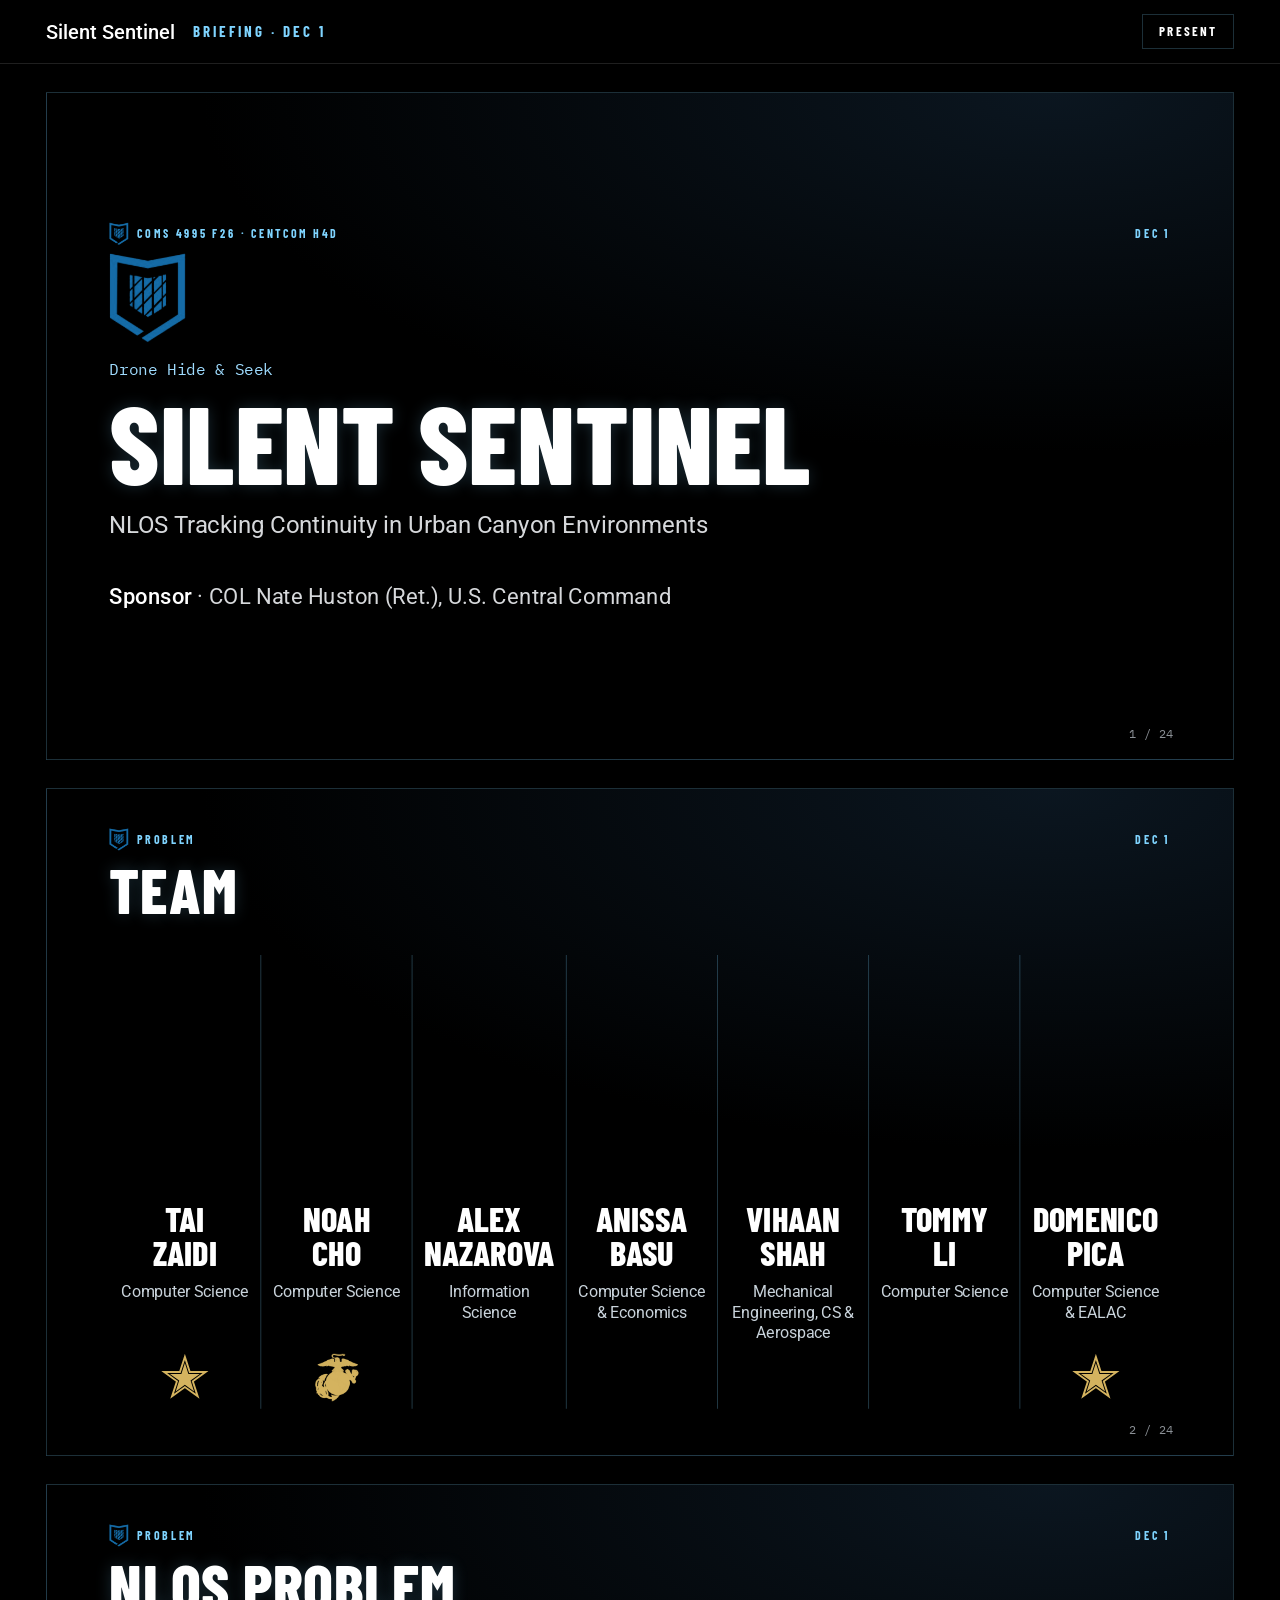
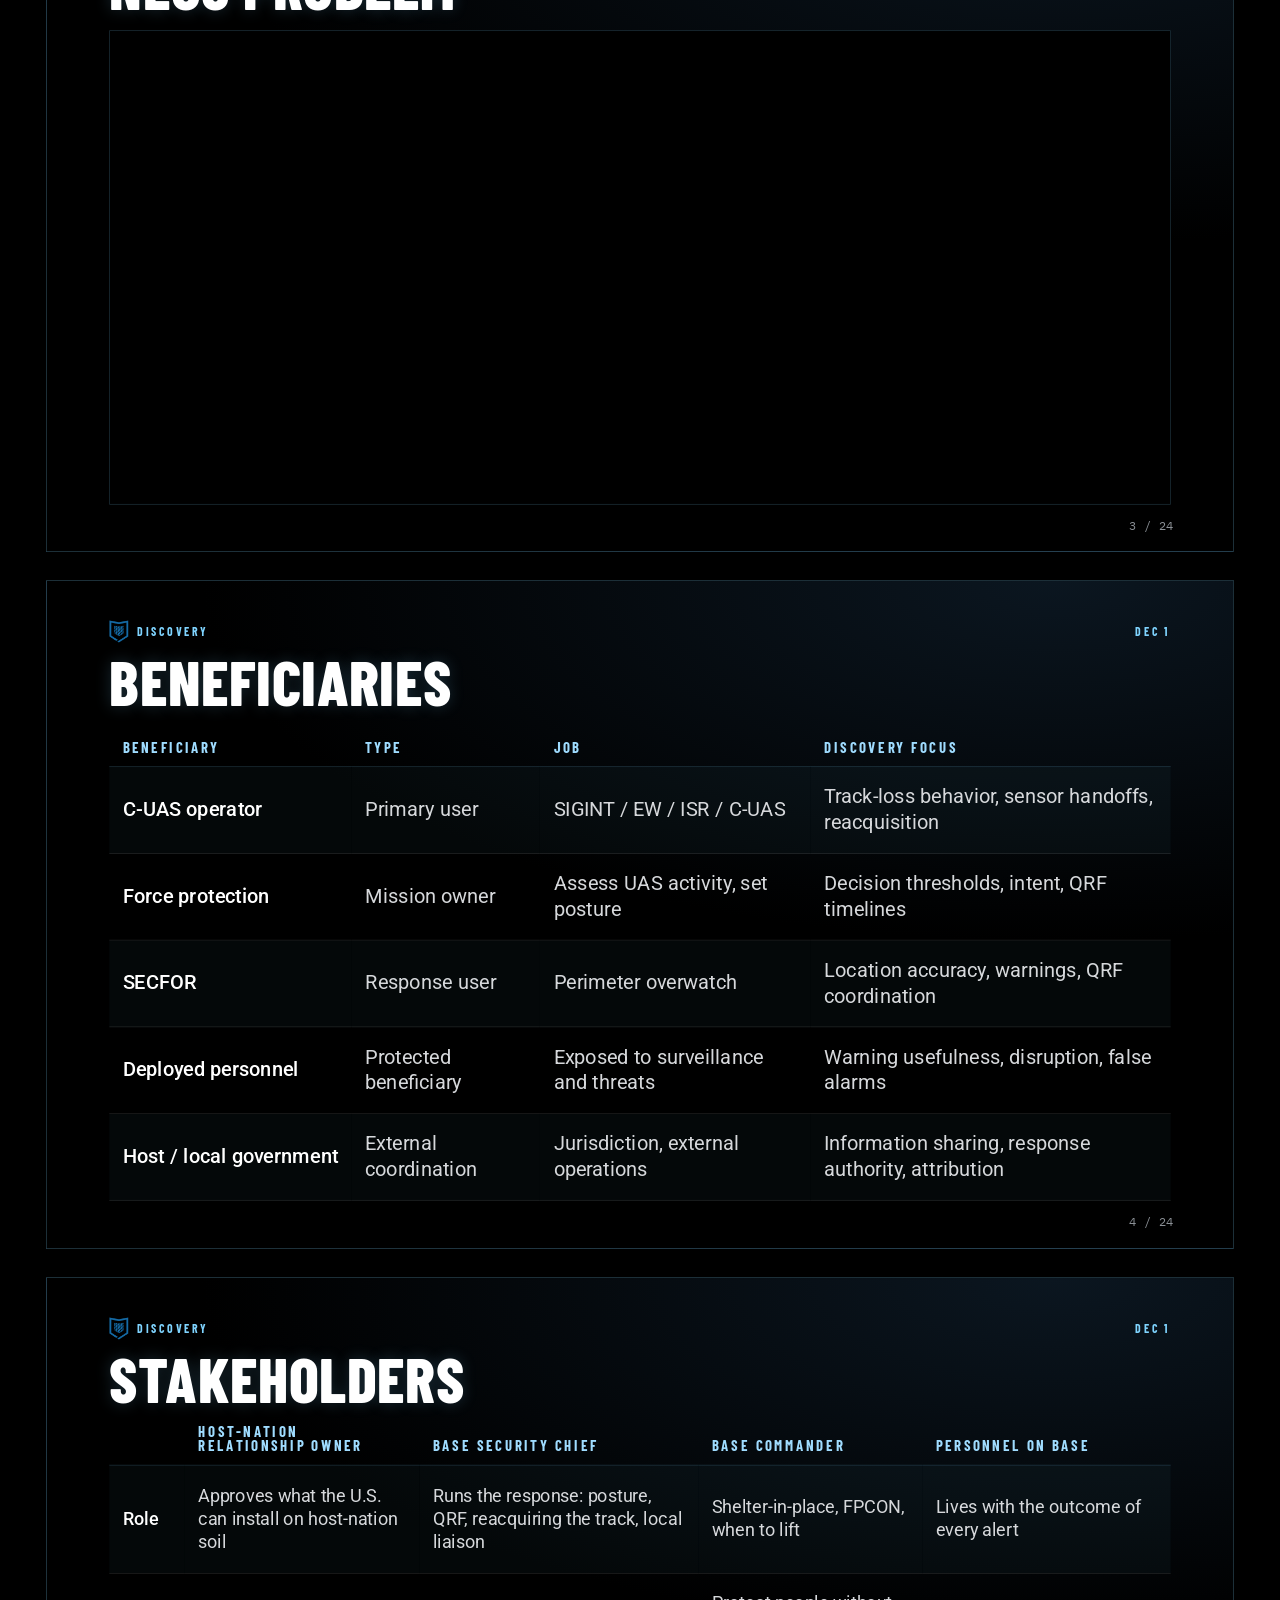
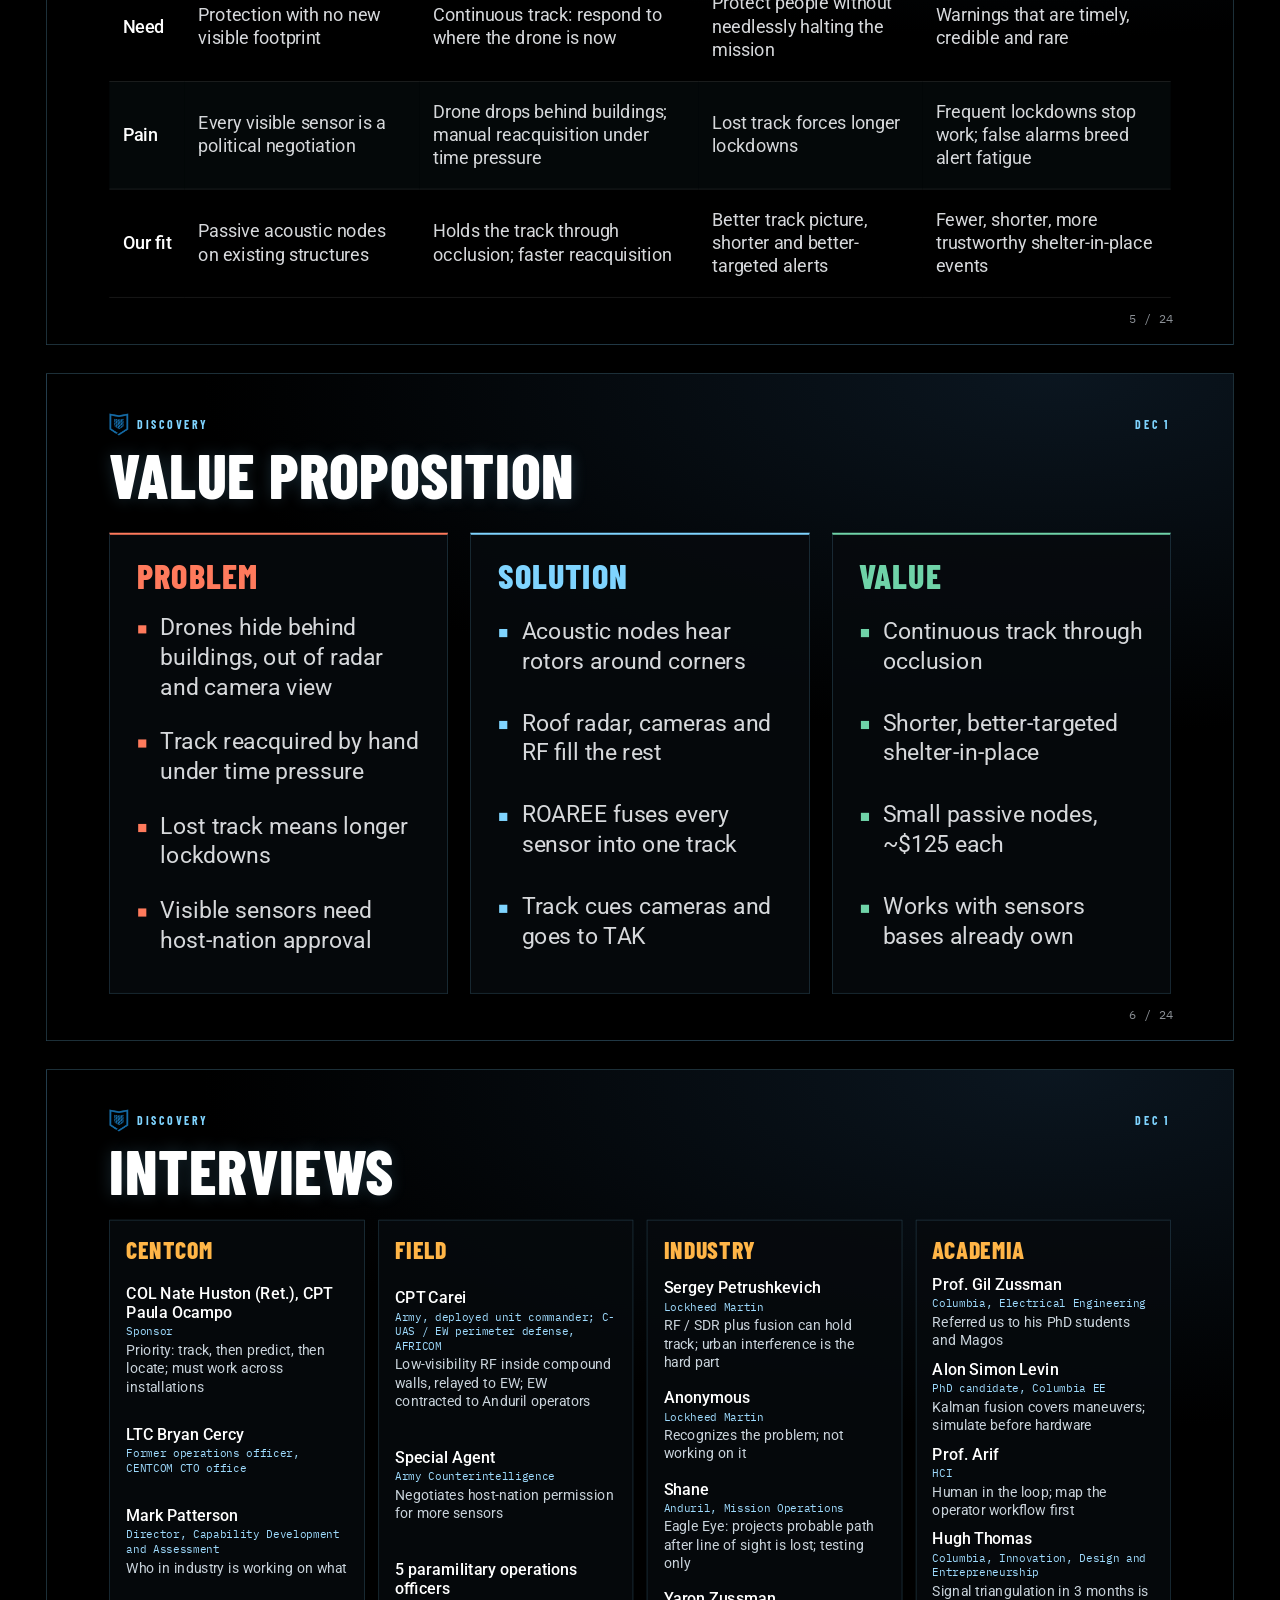
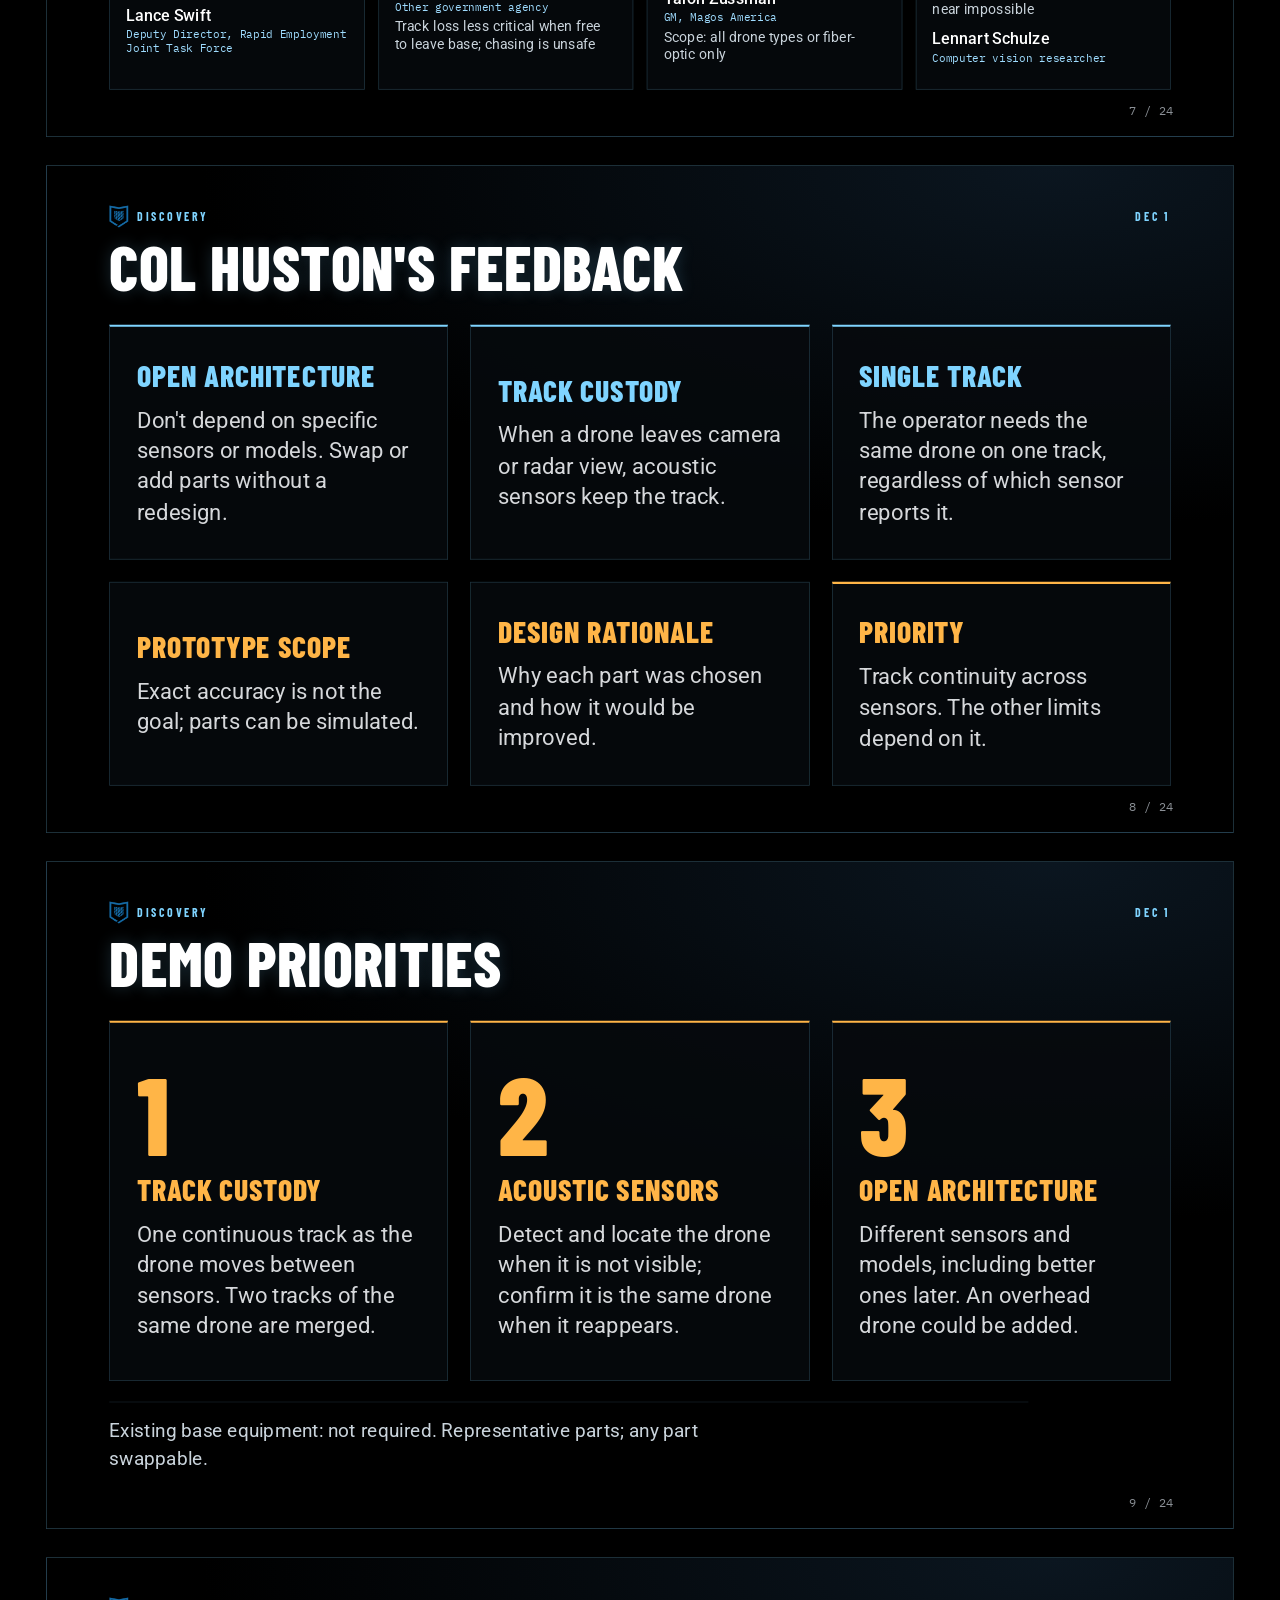
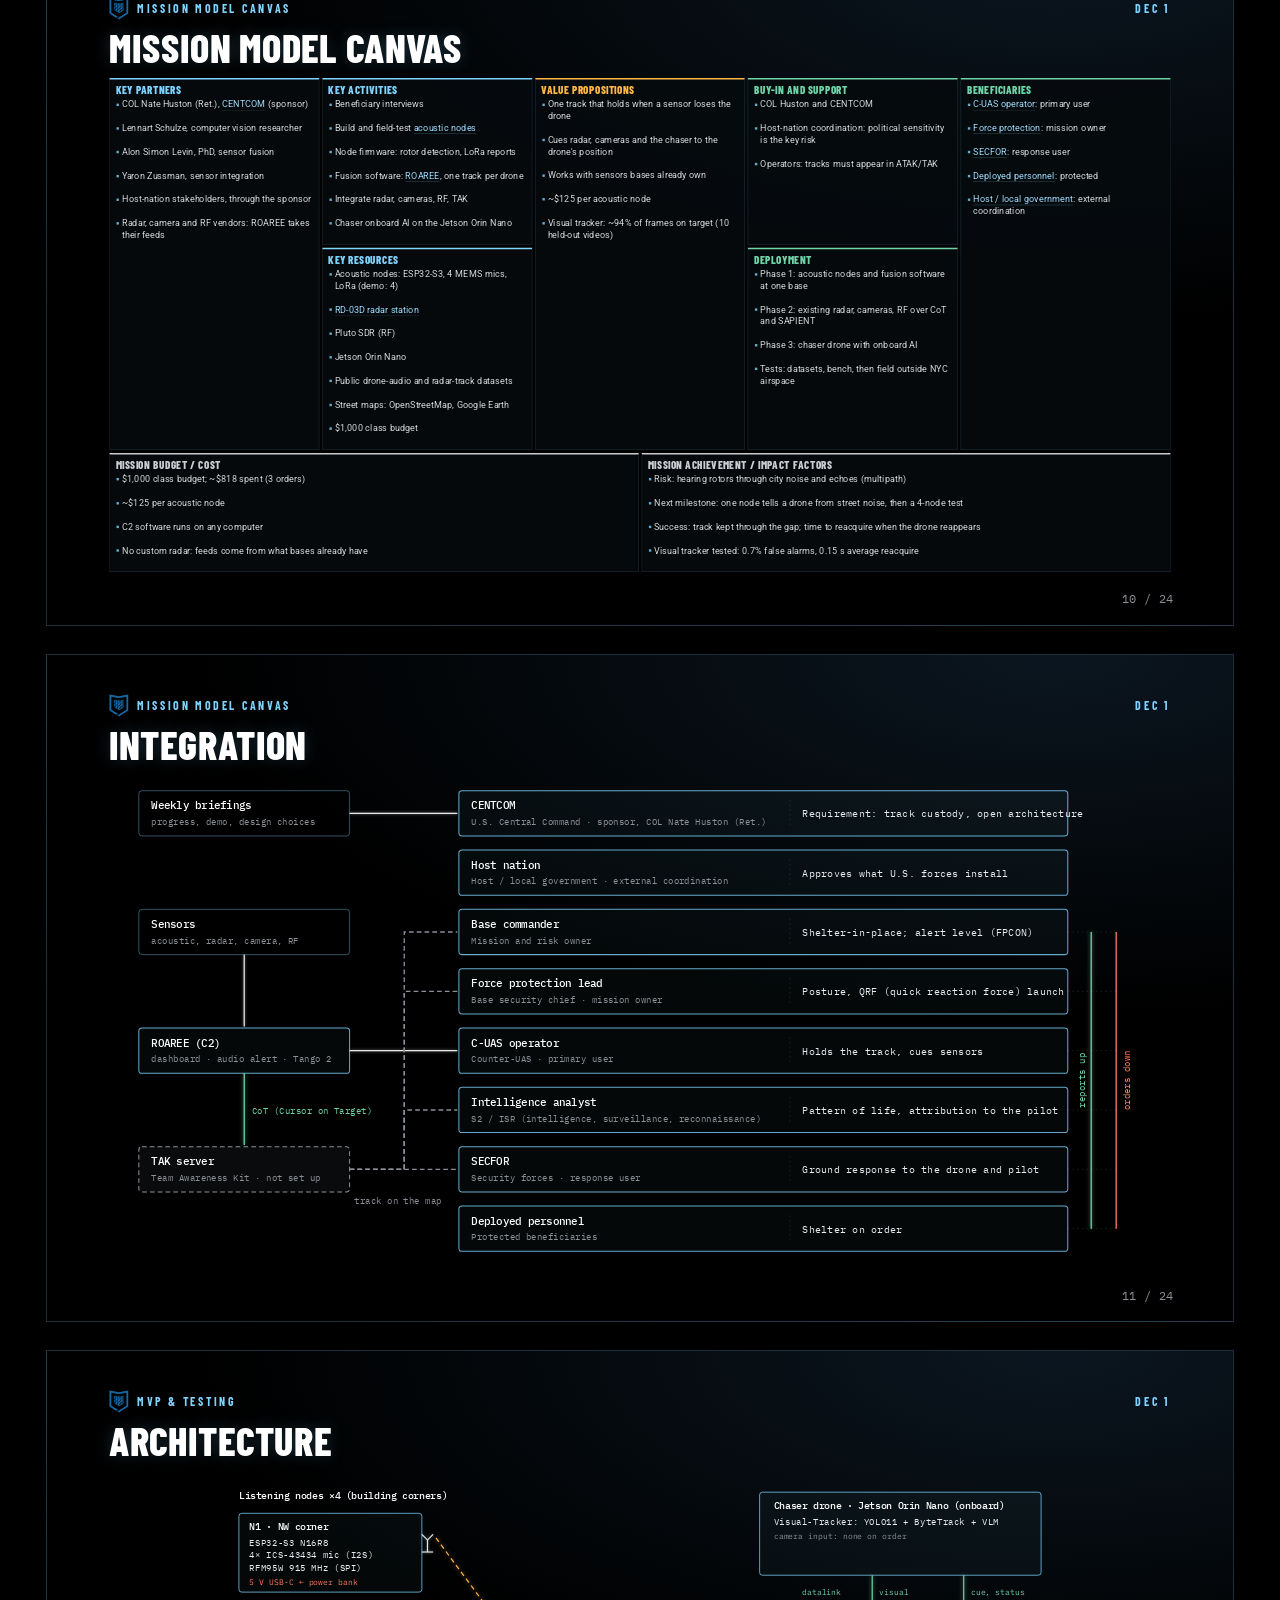
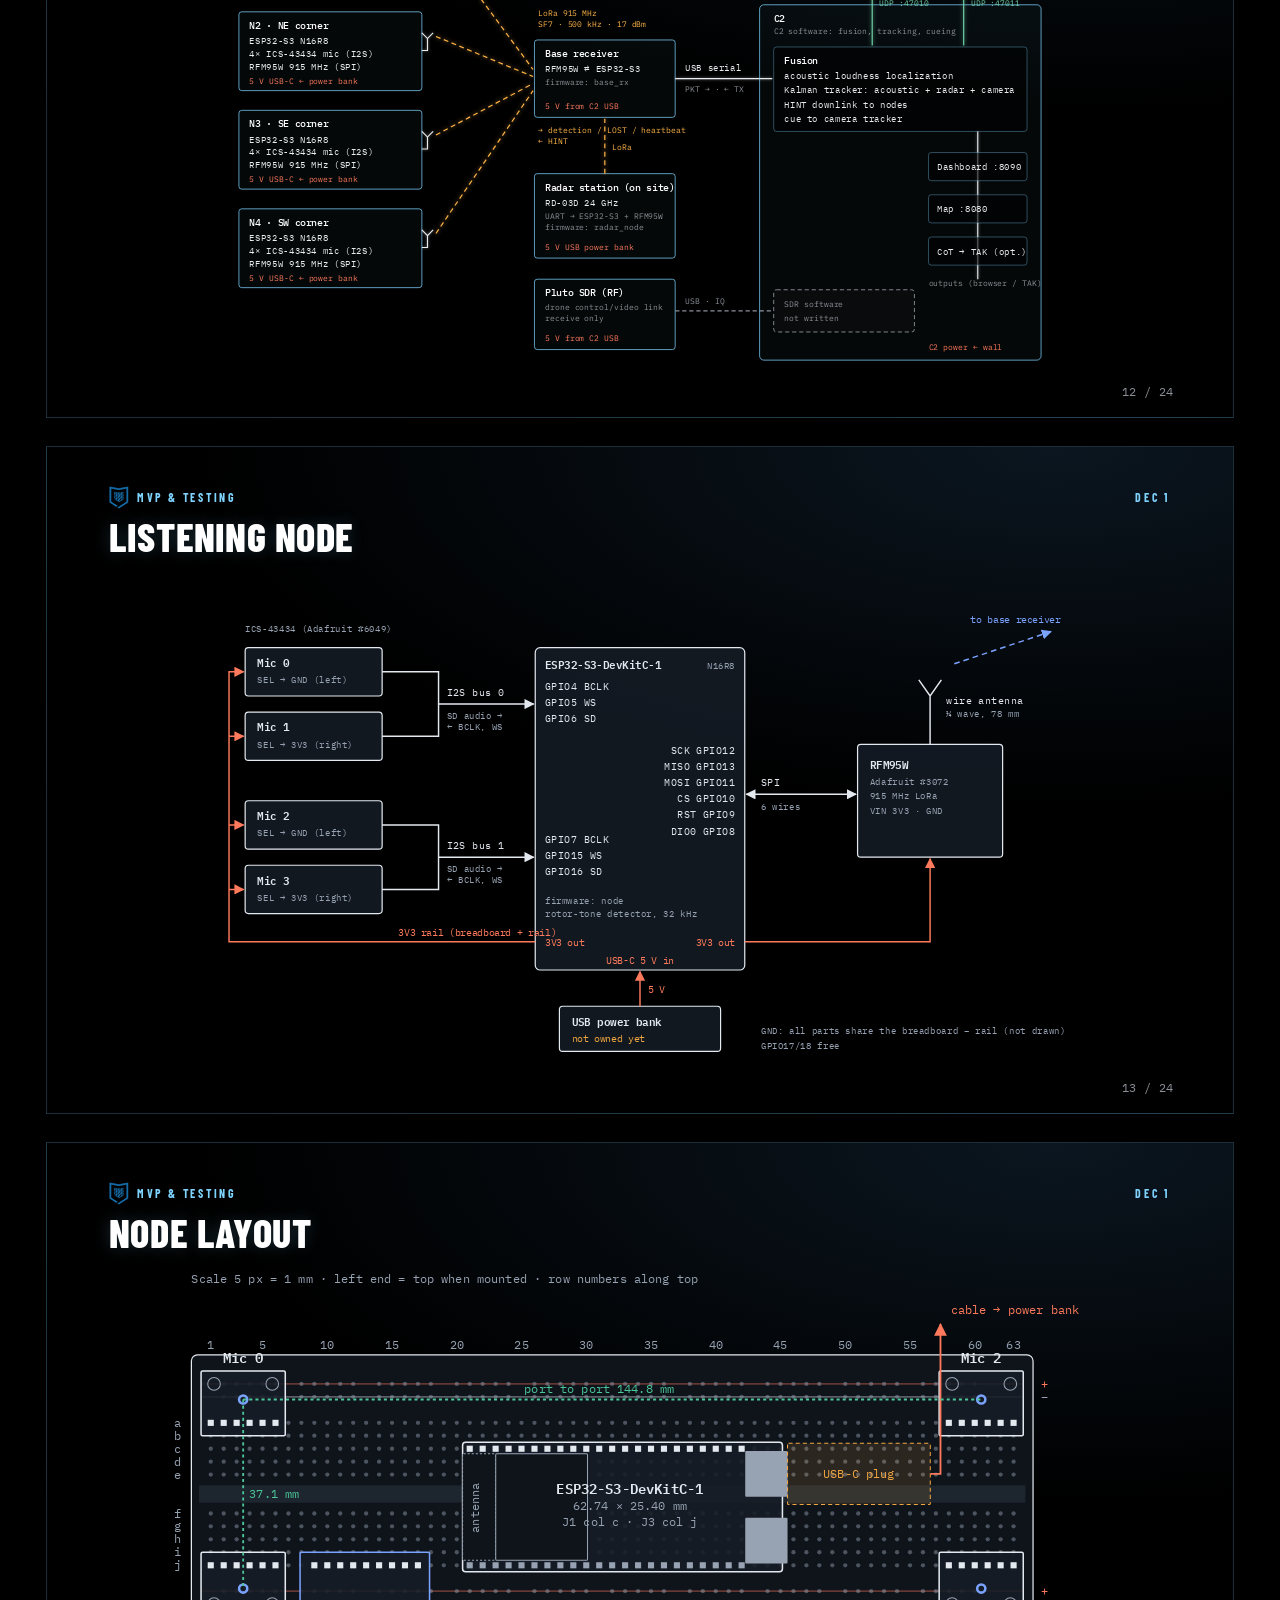
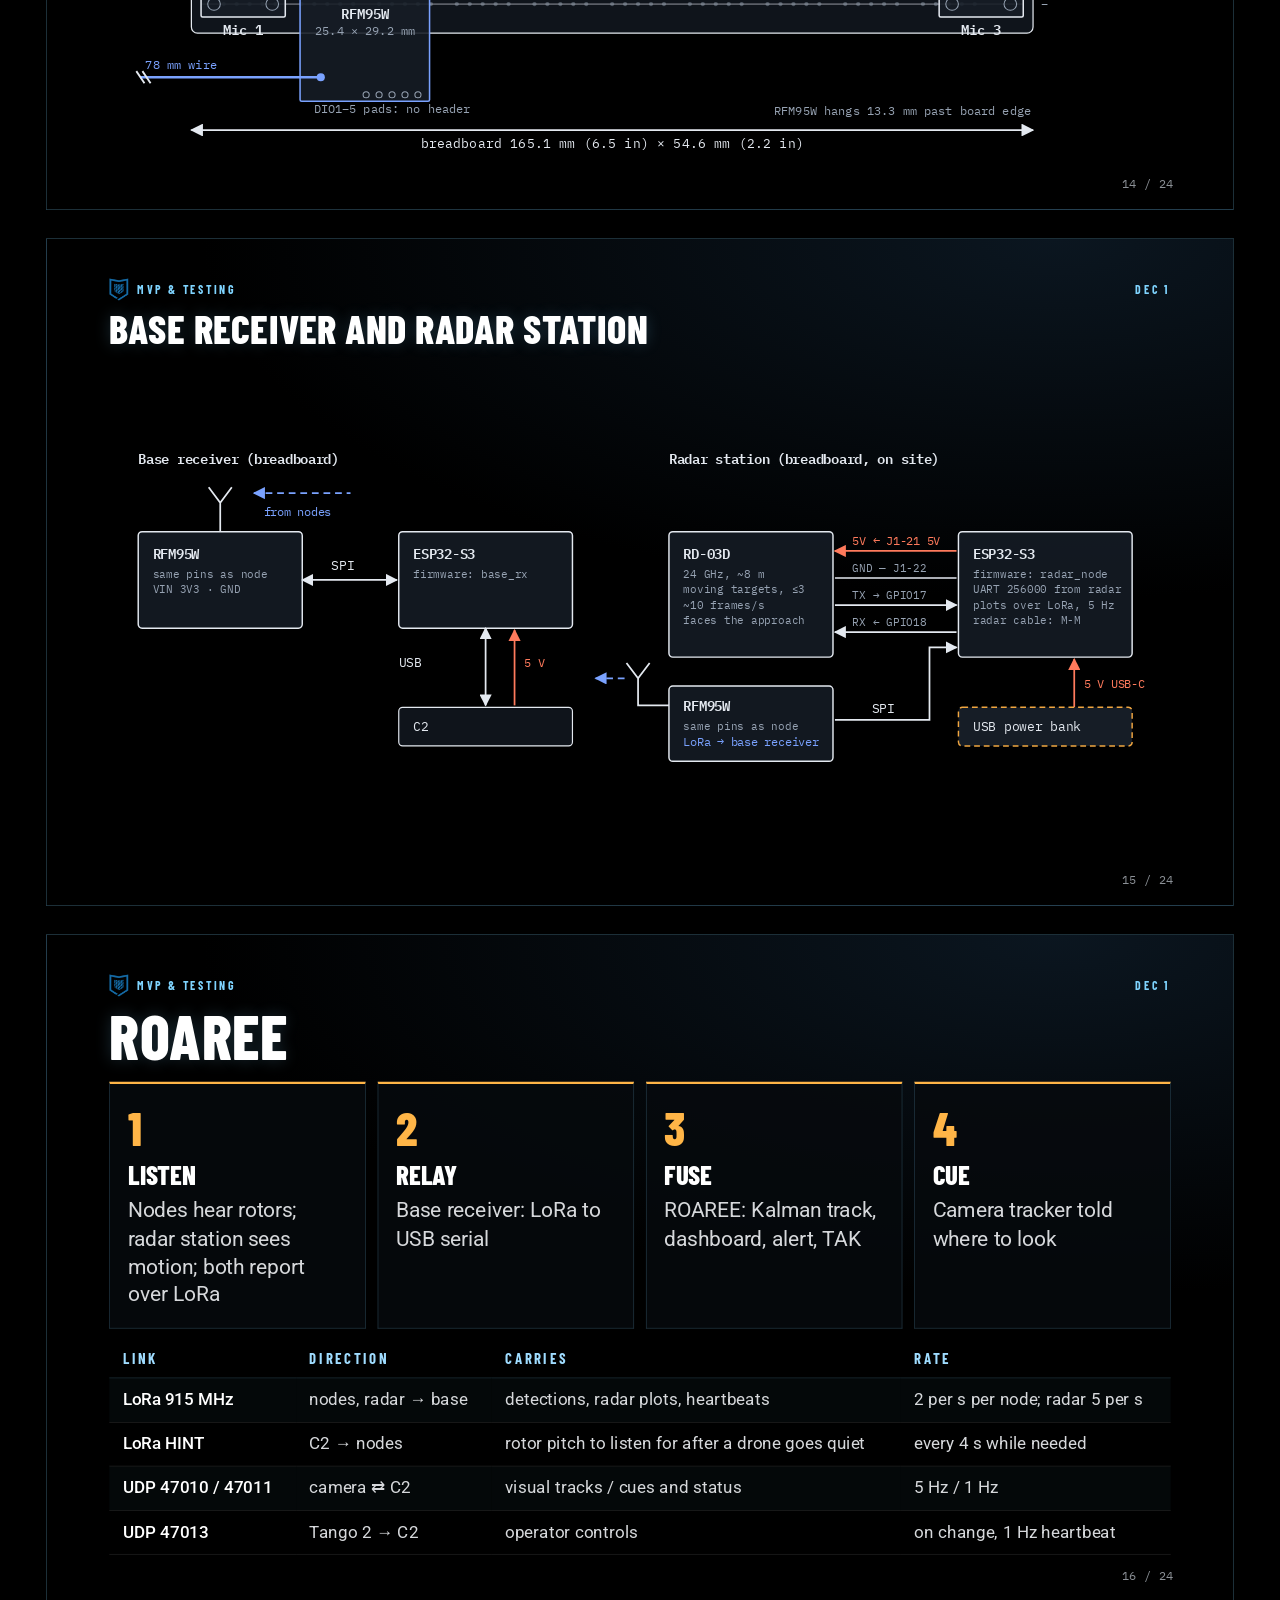
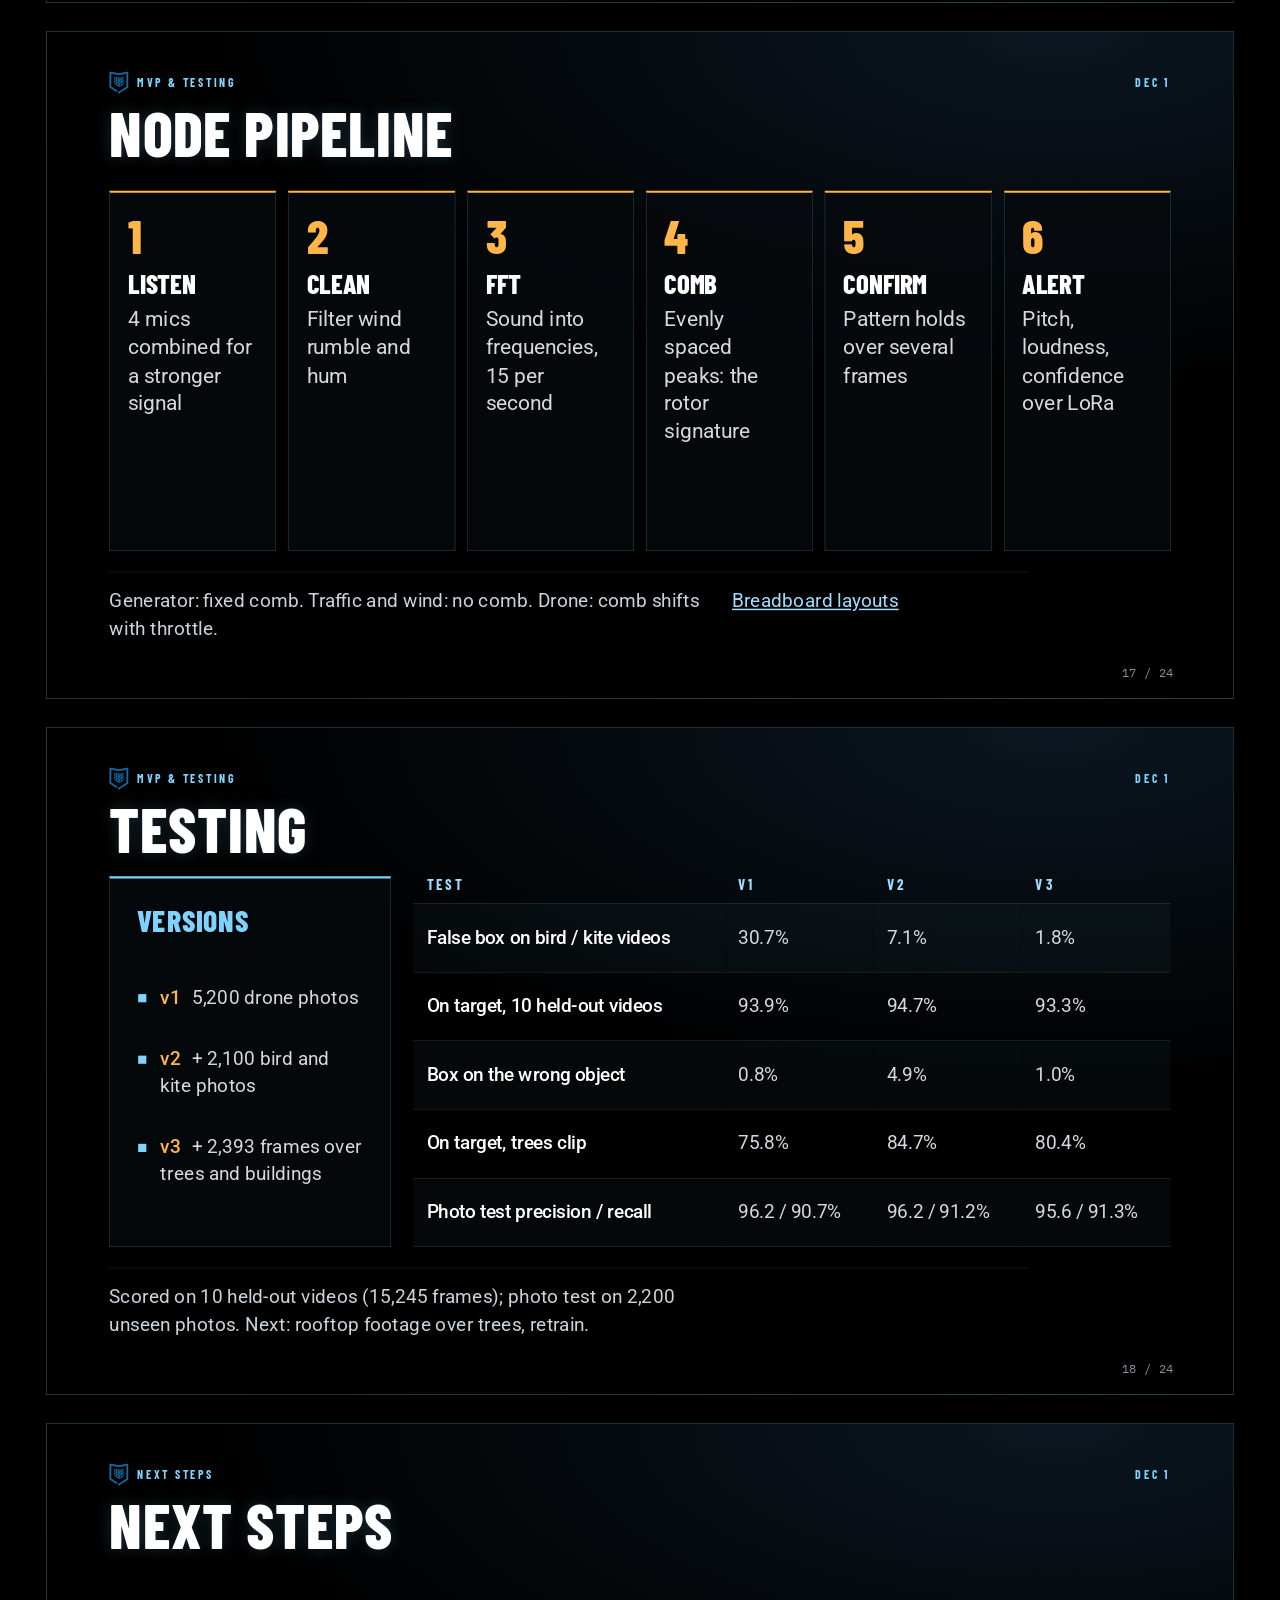
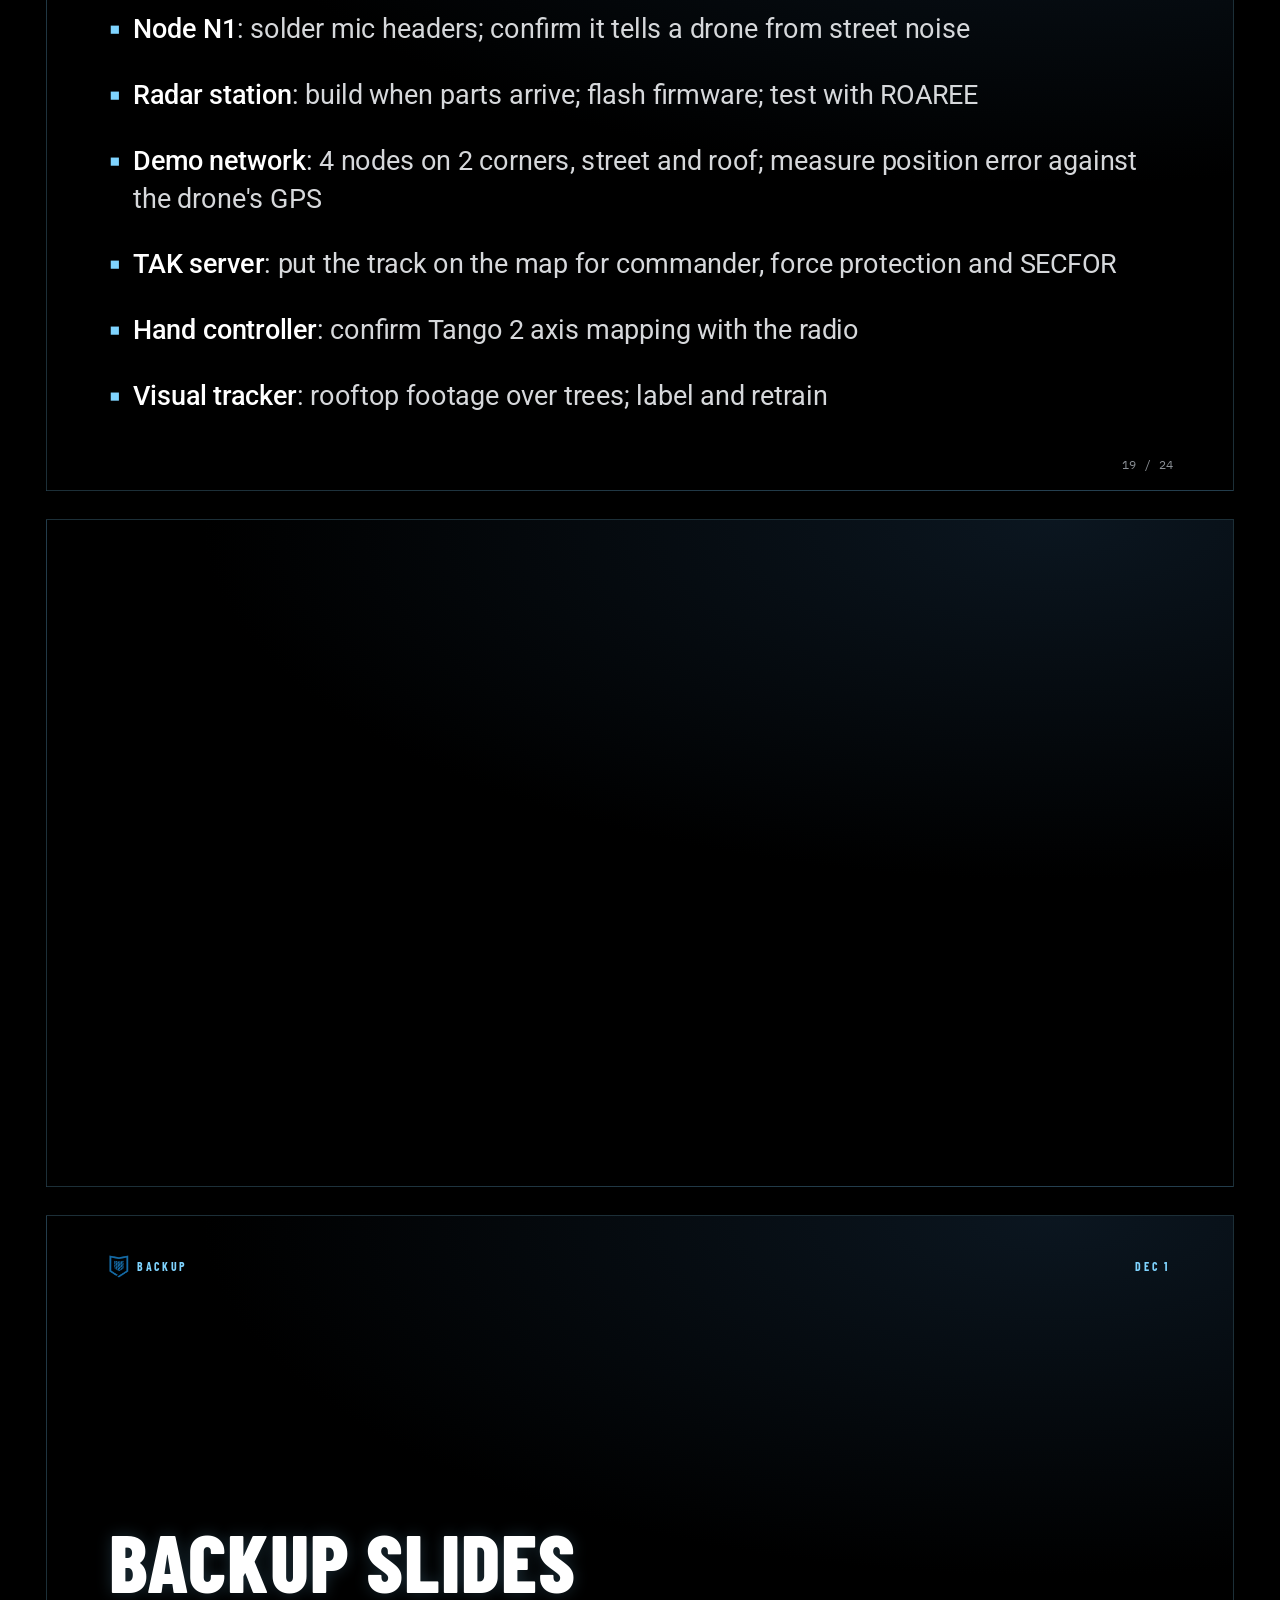
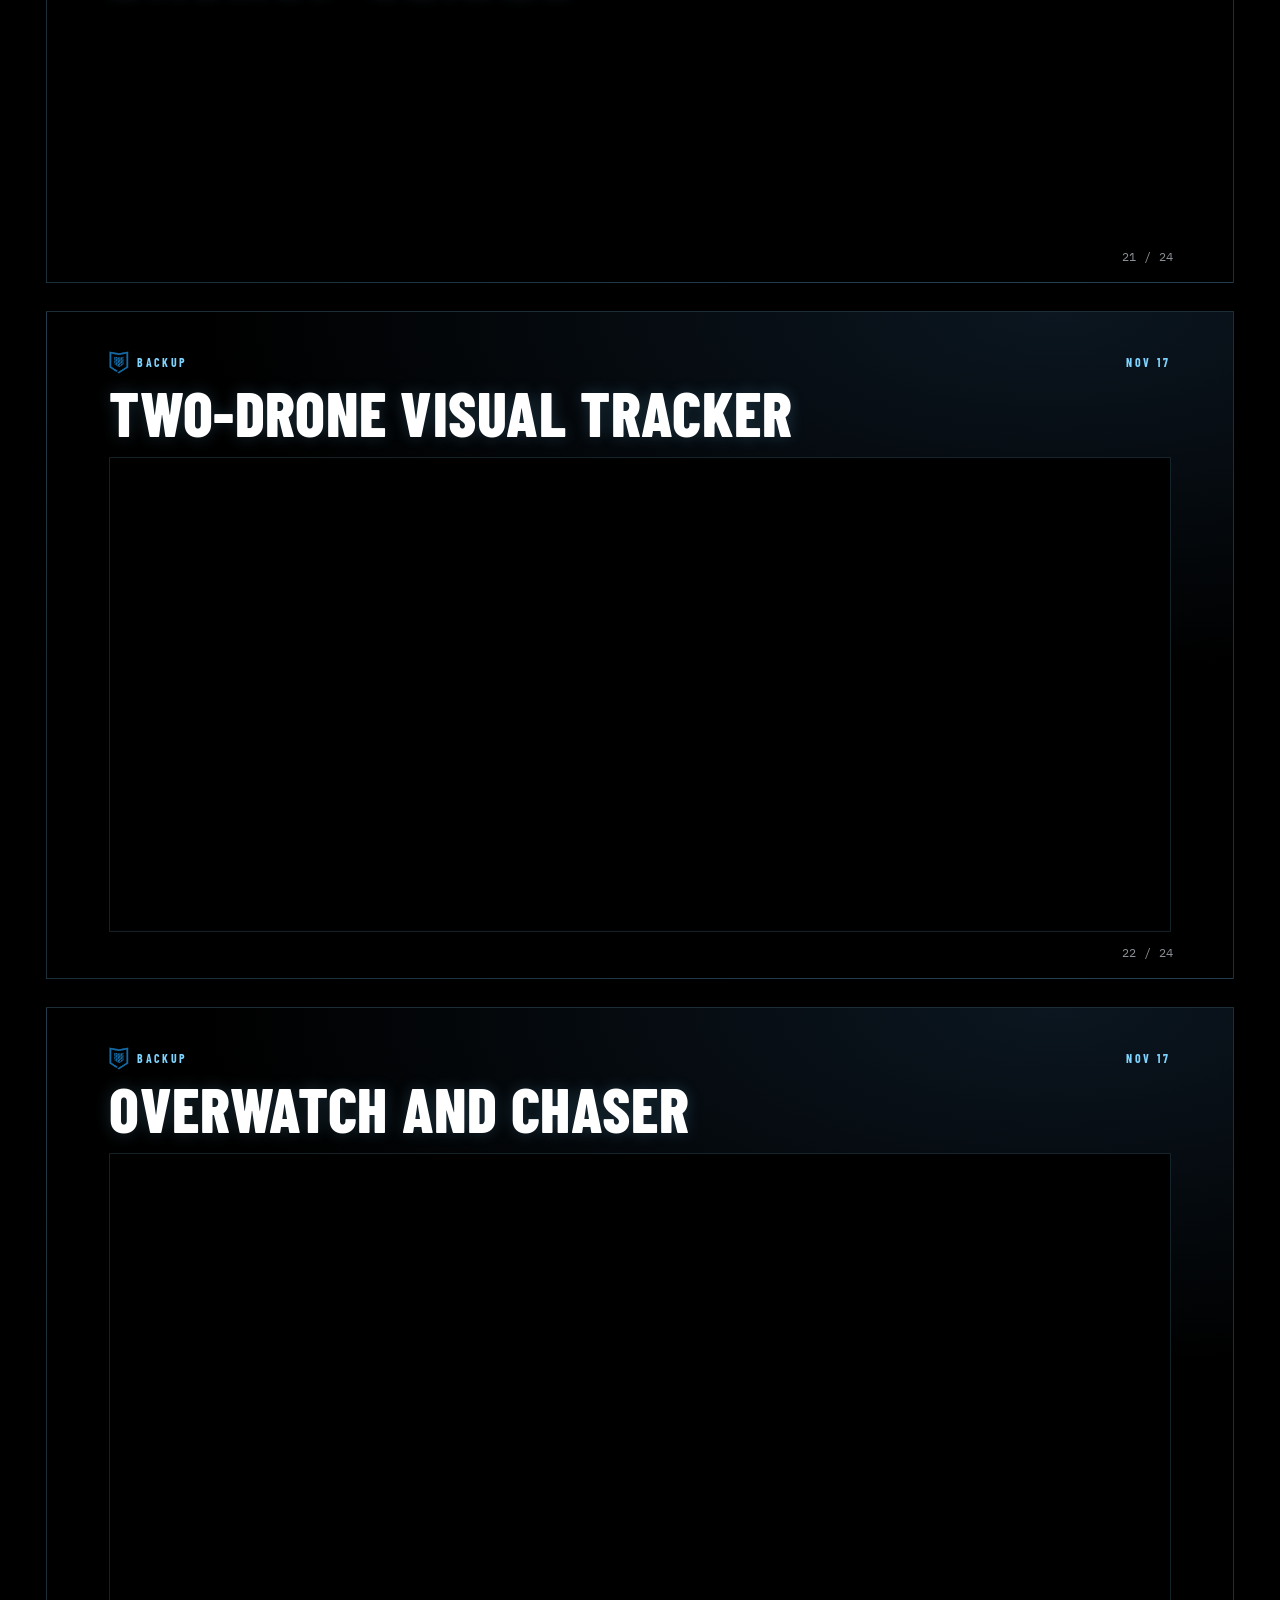
<file: deck/2026-12-01.html>
<!doctype html>
<html lang="en">
<head>
<meta charset="utf-8">
<meta name="viewport" content="width=device-width, initial-scale=1">
<title>Briefing Dec 1 · Silent Sentinel</title>
<link rel="icon" href="../assets/mark.svg" type="image/svg+xml">
<link rel="stylesheet" href="https://fonts.googleapis.com/css2?family=Barlow+Condensed:wght@500;600;700;800&family=Roboto:wght@300;400;500&family=IBM+Plex+Mono:wght@400;500&display=swap">
<link rel="stylesheet" href="../assets/styles.css?v=52">
<link rel="stylesheet" href="deck.css?v=62">
</head>
<body class="deck-page">

<div class="dk-bar">
  <a class="home" href="../index.html#briefings">Silent Sentinel</a>
  <span class="ttl">Briefing · Dec 1</span>
  <span class="sp"></span>
  <button type="button" id="present" title="Present full screen (P). Arrows to move, Esc to exit.">Present</button>
</div>

<main class="deck">

<section class="sl title"><div class="in">
  <div class="hd"><span><img class="h4d" src="../assets/h4d.png" alt="H4D">COMS 4995 F26 · CENTCOM H4D</span><span>Dec 1</span></div>
  <img class="h4d-big" src="../assets/h4d.png" alt="Hacking for Defense">
  <div class="x" style="font-size:22px;margin-bottom:16px">Drone Hide &amp; Seek</div>
  <h1>Silent Sentinel</h1>
  <p class="sub">NLOS Tracking Continuity in Urban Canyon Environments</p>
  <p style="margin-top:40px"><b>Sponsor</b> · COL Nate Huston (Ret.), U.S. Central Command</p>
</div></section>

<section class="sl"><div class="in">
  <div class="hd"><span><img class="h4d" src="../assets/h4d.png" alt="H4D">Problem</span><span>Dec 1</span></div>
  <h2>Team</h2>
  <div class="tgrid">
    <div><b>Tai<br>Zaidi</b><span>Computer Science</span><img class="svc" src="../assets/army-mark.svg?v=2" alt="U.S. Army"></div>
    <div><b>Noah<br>Cho</b><span>Computer Science</span><img class="svc" src="../assets/usmc-mark.png" alt="U.S. Marine Corps"></div>
    <div><b>Alex<br>Nazarova</b><span>Information Science</span><i class="svc"></i></div>
    <div><b>Anissa<br>Basu</b><span>Computer Science &amp; Economics</span><i class="svc"></i></div>
    <div><b>Vihaan<br>Shah</b><span>Mechanical Engineering, CS &amp; Aerospace</span><i class="svc"></i></div>
    <div><b>Tommy<br>Li</b><span>Computer Science</span><i class="svc"></i></div>
    <div><b>Domenico<br>Pica</b><span>Computer Science &amp; EALAC</span><img class="svc" src="../assets/army-mark.svg?v=2" alt="U.S. Army"></div>
  </div>
</div></section>

<section class="sl"><div class="in">
  <div class="hd"><span><img class="h4d" src="../assets/h4d.png" alt="H4D">Problem</span><span>Dec 1</span></div>
  <h2 style="margin-bottom:18px">NLOS problem</h2>
  <div class="media"><iframe src="https://drive.google.com/file/d/1X8QwuuydcR1QBhkJPMwQ73AcUuxrHDG5/preview" allow="autoplay; fullscreen" allowfullscreen title="Urban canyon problem"></iframe></div>
</div></section>

<section class="sl"><div class="in">
  <div class="hd"><span><img class="h4d" src="../assets/h4d.png" alt="H4D">Discovery</span><span>Dec 1</span></div>
  <h2>Beneficiaries</h2>
  <table>
    <thead><tr><th>Beneficiary</th><th>Type</th><th>Job</th><th>Discovery focus</th></tr></thead>
    <tbody>
      <tr><td>C-UAS operator</td><td>Primary user</td><td>SIGINT / EW / ISR / C-UAS</td><td>Track-loss behavior, sensor handoffs, reacquisition</td></tr>
      <tr><td>Force protection</td><td>Mission owner</td><td>Assess UAS activity, set posture</td><td>Decision thresholds, intent, QRF timelines</td></tr>
      <tr><td>SECFOR</td><td>Response user</td><td>Perimeter overwatch</td><td>Location accuracy, warnings, QRF coordination</td></tr>
      <tr><td>Deployed personnel</td><td>Protected beneficiary</td><td>Exposed to surveillance and threats</td><td>Warning usefulness, disruption, false alarms</td></tr>
      <tr><td>Host / local government</td><td>External coordination</td><td>Jurisdiction, external operations</td><td>Information sharing, response authority, attribution</td></tr>
    </tbody>
  </table>
</div></section>

<section class="sl"><div class="in">
  <div class="hd"><span><img class="h4d" src="../assets/h4d.png" alt="H4D">Discovery</span><span>Dec 1</span></div>
  <h2 style="margin-bottom:18px">Stakeholders</h2>
  <table style="font-size:24px">
    <thead><tr><th></th><th>Host-nation relationship owner</th><th>Base security chief</th><th>Base commander</th><th>Personnel on base</th></tr></thead>
    <tbody>
      <tr><td>Role</td><td>Approves what the U.S. can install on host-nation soil</td><td>Runs the response: posture, QRF, reacquiring the track, local liaison</td><td>Shelter-in-place, FPCON, when to lift</td><td>Lives with the outcome of every alert</td></tr>
      <tr><td>Need</td><td>Protection with no new visible footprint</td><td>Continuous track: respond to where the drone is now</td><td>Protect people without needlessly halting the mission</td><td>Warnings that are timely, credible and rare</td></tr>
      <tr><td>Pain</td><td>Every visible sensor is a political negotiation</td><td>Drone drops behind buildings; manual reacquisition under time pressure</td><td>Lost track forces longer lockdowns</td><td>Frequent lockdowns stop work; false alarms breed alert fatigue</td></tr>
      <tr><td>Our fit</td><td>Passive acoustic nodes on existing structures</td><td>Holds the track through occlusion; faster reacquisition</td><td>Better track picture, shorter and better-targeted alerts</td><td>Fewer, shorter, more trustworthy shelter-in-place events</td></tr>
    </tbody>
  </table>
</div></section>

<section class="sl"><div class="in">
  <div class="hd"><span><img class="h4d" src="../assets/h4d.png" alt="H4D">Discovery</span><span>Dec 1</span></div>
  <h2>Value proposition</h2>
  <div class="cols vp3" style="--n:3">
    <div class="card red"><h3>Problem</h3><ul>
      <li>Drones hide behind buildings, out of radar and camera view</li>
      <li>Track reacquired by hand under time pressure</li>
      <li>Lost track means longer lockdowns</li>
      <li>Visible sensors need host-nation approval</li></ul></div>
    <div class="card blue"><h3>Solution</h3><ul>
      <li>Acoustic nodes hear rotors around corners</li>
      <li>Roof radar, cameras and RF fill the rest</li>
      <li>ROAREE fuses every sensor into one track</li>
      <li>Track cues cameras and goes to TAK</li></ul></div>
    <div class="card green"><h3>Value</h3><ul>
      <li>Continuous track through occlusion</li>
      <li>Shorter, better-targeted shelter-in-place</li>
      <li>Small passive nodes, ~$125 each</li>
      <li>Works with sensors bases already own</li></ul></div>
  </div>
</div></section>

<section class="sl"><div class="in">
  <div class="hd"><span><img class="h4d" src="../assets/h4d.png" alt="H4D">Discovery</span><span>Dec 1</span></div>
  <h2 style="margin-bottom:24px">Interviews</h2>
  <div class="cols ivw" style="--n:4">
    <div class="card"><h3>CENTCOM</h3><ul><li><b>COL Nate Huston (Ret.), CPT Paula Ocampo</b><i>Sponsor</i><span>Priority: track, then predict, then locate; must work across installations</span></li><li><b>LTC Bryan Cercy</b><i>Former operations officer, CENTCOM CTO office</i></li><li><b>Mark Patterson</b><i>Director, Capability Development and Assessment</i><span>Who in industry is working on what</span></li><li><b>Lance Swift</b><i>Deputy Director, Rapid Employment Joint Task Force</i></li></ul></div>
    <div class="card"><h3>Field</h3><ul><li><b>CPT Carei</b><i>Army, deployed unit commander; C-UAS / EW perimeter defense, AFRICOM</i><span>Low-visibility RF inside compound walls, relayed to EW; EW contracted to Anduril operators</span></li><li><b>Special Agent</b><i>Army Counterintelligence</i><span>Negotiates host-nation permission for more sensors</span></li><li><b>5 paramilitary operations officers</b><i>Other government agency</i><span>Track loss less critical when free to leave base; chasing is unsafe</span></li></ul></div>
    <div class="card"><h3>Industry</h3><ul><li><b>Sergey Petrushkevich</b><i>Lockheed Martin</i><span>RF / SDR plus fusion can hold track; urban interference is the hard part</span></li><li><b>Anonymous</b><i>Lockheed Martin</i><span>Recognizes the problem; not working on it</span></li><li><b>Shane</b><i>Anduril, Mission Operations</i><span>Eagle Eye: projects probable path after line of sight is lost; testing only</span></li><li><b>Yaron Zussman</b><i>GM, Magos America</i><span>Scope: all drone types or fiber-optic only</span></li></ul></div>
    <div class="card"><h3>Academia</h3><ul><li><b>Prof. Gil Zussman</b><i>Columbia, Electrical Engineering</i><span>Referred us to his PhD students and Magos</span></li><li><b>Alon Simon Levin</b><i>PhD candidate, Columbia EE</i><span>Kalman fusion covers maneuvers; simulate before hardware</span></li><li><b>Prof. Arif</b><i>HCI</i><span>Human in the loop; map the operator workflow first</span></li><li><b>Hugh Thomas</b><i>Columbia, Innovation, Design and Entrepreneurship</i><span>Signal triangulation in 3 months is near impossible</span></li><li><b>Lennart Schulze</b><i>Computer vision researcher</i></li></ul></div>
  </div>
</div></section>

<section class="sl"><div class="in">
  <div class="hd"><span><img class="h4d" src="../assets/h4d.png" alt="H4D">Discovery</span><span>Dec 1</span></div>
  <h2>COL Huston's feedback</h2>
  <div class="cols" style="--n:3">
    <div class="card blue"><h3>Open architecture</h3><p>Don't depend on specific sensors or models. Swap or add parts without a redesign.</p></div>
    <div class="card blue"><h3>Track custody</h3><p>When a drone leaves camera or radar view, acoustic sensors keep the track.</p></div>
    <div class="card blue"><h3>Single track</h3><p>The operator needs the same drone on one track, regardless of which sensor reports it.</p></div>
    <div class="card"><h3>Prototype scope</h3><p>Exact accuracy is not the goal; parts can be simulated.</p></div>
    <div class="card"><h3>Design rationale</h3><p>Why each part was chosen and how it would be improved.</p></div>
    <div class="card amber"><h3>Priority</h3><p>Track continuity across sensors. The other limits depend on it.</p></div>
  </div>
</div></section>

<section class="sl"><div class="in">
  <div class="hd"><span><img class="h4d" src="../assets/h4d.png" alt="H4D">Discovery</span><span>Dec 1</span></div>
  <h2>Demo priorities</h2>
  <div class="cols" style="--n:3">
    <div class="card amber"><div class="big">1</div><h3>Track custody</h3><p>One continuous track as the drone moves between sensors. Two tracks of the same drone are merged.</p></div>
    <div class="card amber"><div class="big">2</div><h3>Acoustic sensors</h3><p>Detect and locate the drone when it is not visible; confirm it is the same drone when it reappears.</p></div>
    <div class="card amber"><div class="big">3</div><h3>Open architecture</h3><p>Different sensors and models, including better ones later. An overhead drone could be added.</p></div>
  </div>
  <p class="foot">Existing base equipment: not required. Representative parts; any part swappable.</p>
</div></section>

<section class="sl"><div class="in">
  <div class="hd"><span><img class="h4d" src="../assets/h4d.png" alt="H4D">Mission Model Canvas</span><span>Dec 1</span></div>
  <h2 style="font-size:54px;margin-bottom:14px">Mission Model Canvas</h2>
  <div class="imp" data-import="#mission .mmc" data-wrap="mission"></div>
</div></section>

<section class="sl"><div class="in">
  <div class="hd"><span><img class="h4d" src="../assets/h4d.png" alt="H4D">Mission Model Canvas</span><span>Dec 1</span></div>
  <h2 style="font-size:54px;margin-bottom:14px">Integration</h2>
  <div class="imp" data-import="#mission figure.diagram" data-wrap="mission"></div>
</div></section>

<section class="sl"><div class="in">
  <div class="hd"><span><img class="h4d" src="../assets/h4d.png" alt="H4D">MVP &amp; testing</span><span>Dec 1</span></div>
  <h2 style="font-size:54px;margin-bottom:14px">Architecture</h2>
  <div class="imp" data-import="#system figure.diagram" data-wrap="system"></div>
</div></section>

<section class="sl"><div class="in">
  <div class="hd"><span><img class="h4d" src="../assets/h4d.png" alt="H4D">MVP &amp; testing</span><span>Dec 1</span></div>
  <h2 style="font-size:54px;margin-bottom:14px">Listening node</h2>
  <div class="imp demo" data-demo="Listening node: inside one breadboard"></div>
</div></section>

<section class="sl"><div class="in">
  <div class="hd"><span><img class="h4d" src="../assets/h4d.png" alt="H4D">MVP &amp; testing</span><span>Dec 1</span></div>
  <h2 style="font-size:54px;margin-bottom:14px">Node layout</h2>
  <div class="imp demo" data-demo="Node breadboard layout, to scale"></div>
</div></section>

<section class="sl"><div class="in">
  <div class="hd"><span><img class="h4d" src="../assets/h4d.png" alt="H4D">MVP &amp; testing</span><span>Dec 1</span></div>
  <h2 style="font-size:54px;margin-bottom:14px">Base receiver and radar station</h2>
  <div class="imp demo" data-demo="Base receiver and radar station"></div>
</div></section>

<section class="sl"><div class="in">
  <div class="hd"><span><img class="h4d" src="../assets/h4d.png" alt="H4D">MVP &amp; testing</span><span>Dec 1</span></div>
  <h2 style="margin-bottom:20px">ROAREE</h2>
  <div class="flow" style="--n:4;margin-bottom:30px">
    <div><i>1</i><b>Listen</b><span>Nodes hear rotors; radar station sees motion; both report over LoRa</span></div>
    <div><i>2</i><b>Relay</b><span>Base receiver: LoRa to USB serial</span></div>
    <div><i>3</i><b>Fuse</b><span>ROAREE: Kalman track, dashboard, alert, TAK</span></div>
    <div><i>4</i><b>Cue</b><span>Camera tracker told where to look</span></div>
  </div>
  <table style="font-size:23px">
    <thead><tr><th>Link</th><th>Direction</th><th>Carries</th><th>Rate</th></tr></thead>
    <tbody>
      <tr><td>LoRa 915 MHz</td><td>nodes, radar → base</td><td>detections, radar plots, heartbeats</td><td>2 per s per node; radar 5 per s</td></tr>
      <tr><td>LoRa HINT</td><td>C2 → nodes</td><td>rotor pitch to listen for after a drone goes quiet</td><td>every 4 s while needed</td></tr>
      <tr><td>UDP 47010 / 47011</td><td>camera ⇄ C2</td><td>visual tracks / cues and status</td><td>5 Hz / 1 Hz</td></tr>
      <tr><td>UDP 47013</td><td>Tango 2 → C2</td><td>operator controls</td><td>on change, 1 Hz heartbeat</td></tr>
    </tbody>
  </table>
</div></section>

<section class="sl"><div class="in">
  <div class="hd"><span><img class="h4d" src="../assets/h4d.png" alt="H4D">MVP &amp; testing</span><span>Dec 1</span></div>
  <h2>Node pipeline</h2>
  <div class="flow" style="--n:6;flex:1">
    <div><i>1</i><b>Listen</b><span>4 mics combined for a stronger signal</span></div>
    <div><i>2</i><b>Clean</b><span>Filter wind rumble and hum</span></div>
    <div><i>3</i><b>FFT</b><span>Sound into frequencies, 15 per second</span></div>
    <div><i>4</i><b>Comb</b><span>Evenly spaced peaks: the rotor signature</span></div>
    <div><i>5</i><b>Confirm</b><span>Pattern holds over several frames</span></div>
    <div><i>6</i><b>Alert</b><span>Pitch, loudness, confidence over LoRa</span></div>
  </div>
  <p class="foot">Generator: fixed comb. Traffic and wind: no comb. Drone: comb shifts with throttle. <a href="../index.html#build" style="color:#9fdcff">Breadboard layouts</a></p>
</div></section>

<section class="sl"><div class="in">
  <div class="hd"><span><img class="h4d" src="../assets/h4d.png" alt="H4D">MVP &amp; testing</span><span>Dec 1</span></div>
  <h2 style="margin-bottom:22px">Testing</h2>
  <div class="tt">
    <div class="card blue"><h3>Versions</h3><ul>
      <li><b>v1</b> 5,200 drone photos</li>
      <li><b>v2</b> + 2,100 bird and kite photos</li>
      <li><b>v3</b> + 2,393 frames over trees and buildings</li></ul></div>
    <table>
    <thead><tr><th>Test</th><th>v1</th><th>v2</th><th>v3</th></tr></thead>
    <tbody>
      <tr><td>False box on bird / kite videos</td><td>30.7%</td><td>7.1%</td><td>1.8%</td></tr>
      <tr><td>On target, 10 held-out videos</td><td>93.9%</td><td>94.7%</td><td>93.3%</td></tr>
      <tr><td>Box on the wrong object</td><td>0.8%</td><td>4.9%</td><td>1.0%</td></tr>
      <tr><td>On target, trees clip</td><td>75.8%</td><td>84.7%</td><td>80.4%</td></tr>
      <tr><td>Photo test precision / recall</td><td>96.2 / 90.7%</td><td>96.2 / 91.2%</td><td>95.6 / 91.3%</td></tr>
    </tbody>
  </table>
  </div>
  <p class="foot">Scored on 10 held-out videos (15,245 frames); photo test on 2,200 unseen photos. Next: rooftop footage over trees, retrain.</p>
</div></section>

<section class="sl"><div class="in">
  <div class="hd"><span><img class="h4d" src="../assets/h4d.png" alt="H4D">Next steps</span><span>Dec 1</span></div>
  <h2>Next steps</h2>
  <ul>
    <li><b>Node N1</b>: solder mic headers; confirm it tells a drone from street noise</li>
    <li><b>Radar station</b>: build when parts arrive; flash firmware; test with ROAREE</li>
    <li><b>Demo network</b>: 4 nodes on 2 corners, street and roof; measure position error against the drone's GPS</li>
    <li><b>TAK server</b>: put the track on the map for commander, force protection and SECFOR</li>
    <li><b>Hand controller</b>: confirm Tango 2 axis mapping with the radio</li>
    <li><b>Visual tracker</b>: rooftop footage over trees; label and retrain</li>
  </ul>
</div></section>

<section class="sl blank"><div class="in"></div></section>

<section class="sl divider"><div class="in">
  <div class="hd"><span><img class="h4d" src="../assets/h4d.png" alt="H4D">Backup</span><span>Dec 1</span></div>
  <h2>Backup slides</h2>
</div></section>

<section class="sl"><div class="in">
  <div class="hd"><span><img class="h4d" src="../assets/h4d.png" alt="H4D">Backup</span><span>Nov 17</span></div>
  <h2 style="margin-bottom:18px">Two-drone visual tracker</h2>
  <div class="media"><iframe src="https://drive.google.com/file/d/1jzKkfJ_3OI9RR5ygxpQrfnun3bjlcF6o/preview" allow="autoplay; fullscreen" allowfullscreen title="Two-drone tracker concept"></iframe></div>
</div></section>

<section class="sl"><div class="in">
  <div class="hd"><span><img class="h4d" src="../assets/h4d.png" alt="H4D">Backup</span><span>Nov 17</span></div>
  <h2 style="margin-bottom:18px">Overwatch and chaser</h2>
  <div class="media"><iframe src="https://drive.google.com/file/d/1Vu0gg1iEtoqQXM2AIfnnCSErE6E8CQiV/preview" allow="autoplay; fullscreen" allowfullscreen title="Overwatch and chaser science"></iframe></div>
</div></section>

<section class="sl"><div class="in">
  <div class="hd"><span><img class="h4d" src="../assets/h4d.png" alt="H4D">Backup</span><span>Nov 17</span></div>
  <h2>Anduril Anvil</h2>
  <table>
    <thead><tr><th></th><th>Anvil</th><th>Ours</th></tr></thead>
    <tbody>
      <tr><td>Cue</td><td>Lattice (Anduril command software)</td><td>Base sensor network</td></tr>
      <tr><td>Fly-out</td><td>Autonomous</td><td>Autonomous</td></tr>
      <tr><td>Lock</td><td>Visual and electronic signature</td><td>Visual</td></tr>
      <tr><td>End</td><td>Kinetic terminal guidance</td><td>Track and follow only</td></tr>
    </tbody>
  </table>
  <p class="foot">Anvil: cue, autonomous fly-out and onboard lock, fielded. Silent Sentinel: tracking only; the track can go to a defeat system.</p>
</div></section>

</main>
<div class="dk-hint">← → slides · Esc exit · F full screen</div>

<section class="dk-archive">
  <h3>All briefings</h3>
  <ul id="archive"></ul>
</section>

<script src="deck.js?v=61"></script>
</body>
</html>
</file>
<file: assets/styles.css>
:root {
  --bg: #000;
  --panel: #0a0b0d;
  --fg: #fff;
  --text: #d6d8db;
  --muted: #8b9096;
  --line: rgba(255,255,255,.12);
  --line2: rgba(255,255,255,.22);
  --accent: #ffb547;
  --radar: #7fb2ff;
  --net: #6fd3a8;
  --pwr: #ff7a5c;
  --plan: #8a8f98;
  --display: "Barlow Condensed", "Arial Narrow", Arial, sans-serif;
  --sans: Roboto, "Helvetica Neue", Arial, sans-serif;
  --mono: "IBM Plex Mono", ui-monospace, Menlo, monospace;
  --g: max(24px, 3.6vw);
  color-scheme: dark;
}
* { box-sizing: border-box; }
html { scroll-behavior: smooth; }
@media (prefers-reduced-motion: reduce) { html { scroll-behavior: auto; } }
body { margin: 0; background: #000; color: var(--text); font: 300 18px/1.55 var(--sans); -webkit-font-smoothing: antialiased; overflow-x: hidden; }
a { color: inherit; }
.sr { position: absolute; width: 1px; height: 1px; overflow: hidden; clip: rect(0 0 0 0); }
.wrap { position: relative; z-index: 2; width: 100%; max-width: 1500px; margin: 0 auto; padding: 0 max(var(--g), env(safe-area-inset-right, 0px)) 0 max(var(--g), env(safe-area-inset-left, 0px)); }

/* ---------- header ---------- */
.nav { position: fixed; inset: 0 0 auto 0; z-index: 40; height: calc(74px + env(safe-area-inset-top, 0px)); display: flex; align-items: center; justify-content: space-between;
  padding: env(safe-area-inset-top, 0px) max(var(--g), env(safe-area-inset-right, 0px)) 0 max(var(--g), env(safe-area-inset-left, 0px)); background: #000; }
.brand { font: 500 28px/1 var(--sans); letter-spacing: -.02em; color: #fff; text-decoration: none; }
.nav ul { display: flex; gap: 28px; margin: 0; padding: 0; list-style: none; }
.nav ul a { font: 700 15px/1 var(--display); letter-spacing: .2em; text-transform: uppercase; color: #c3c6ca; text-decoration: none; transition: color .2s; }
.nav ul a:hover, .nav ul a.on { color: #fff; }
.menu-btn { display: none; width: 44px; height: 44px; background: none; border: 0; cursor: pointer; position: relative; }
.menu-btn span:not(.sr) { position: absolute; left: 10px; right: 10px; height: 2px; background: #fff; transition: transform .25s; }
.menu-btn span:nth-child(1) { top: 17px; } .menu-btn span:nth-child(2) { top: 25px; }
.nav.open .menu-btn span:nth-child(1) { transform: translateY(4px) rotate(45deg); }
.nav.open .menu-btn span:nth-child(2) { transform: translateY(-4px) rotate(-45deg); }
@media (max-width: 960px) {
  .menu-btn { display: block; }
  .nav nav { position: fixed; inset: calc(74px + env(safe-area-inset-top, 0px)) 0 0 0; background: #000; display: none; padding: 40px var(--g); }
  .nav.open nav { display: block; }
  .nav ul { flex-direction: column; gap: 26px; }
  .nav ul a { font-size: 34px; color: #fff; }
}

/* ---------- section dots ---------- */
.dots { position: fixed; right: max(20px, env(safe-area-inset-right, 0px)); top: 50%; transform: translateY(-50%); z-index: 35; display: flex; flex-direction: column; align-items: center; gap: 12px; }
.dots a { position: relative; width: 17px; height: 17px; display: grid; place-items: center; border-radius: 50%; }
.dots a::before { content: ""; width: 5px; height: 5px; border-radius: 50%; background: #fff; }
.dots a.on { box-shadow: inset 0 0 0 1.5px #fff; }
.dots a.on::before { width: 6px; height: 6px; }
.dots span { position: absolute; right: 26px; font: 700 12px/1 var(--display); letter-spacing: .2em; text-transform: uppercase; color: #fff; white-space: nowrap; opacity: 0; transition: opacity .2s; pointer-events: none; }
.dots a:hover span, .dots a:focus-visible span { opacity: 1; }
@media (max-width: 960px) { .dots { display: none; } }

/* ---------- type ---------- */
h1, h2 { font-family: var(--display); font-weight: 800; text-transform: uppercase; color: #fff; margin: 0; line-height: .9; letter-spacing: 0; }
h1 { font-size: clamp(54px, 7.4vw, 120px); }
h2 { font-size: clamp(46px, 5.6vw, 92px); margin-bottom: 22px; }
h2.xl { font-size: clamp(54px, 7.6vw, 124px); }
h3 { font: 800 30px/1 var(--display); text-transform: uppercase; color: #fff; margin: 0 0 12px; }
h4 { font: 800 16px/1 var(--display); text-transform: uppercase; letter-spacing: .04em; color: #fff; margin: 0 0 16px; }
.eyebrow { font: 700 15px/1 var(--display); letter-spacing: .24em; text-transform: uppercase; color: #c3c6ca; margin-bottom: 20px; }
.body, .lede { font-size: clamp(18px, 1.55vw, 24px); line-height: 1.42; color: #e4e6e8; max-width: 33em; margin: 0 0 40px; }
.lede { margin-top: 26px; max-width: 26em; }

/* letter reveal: hidden -> outline -> gray -> white */
[data-scramble] .ch { transition: opacity .35s, color .35s; opacity: 0; }
[data-scramble] .ch.o { opacity: 1; color: transparent; -webkit-text-stroke: 1.5px rgba(255,255,255,.85); }
[data-scramble] .ch.g { opacity: 1; color: rgba(255,255,255,.4); -webkit-text-stroke: 0; }
[data-scramble] .ch.on { opacity: 1; color: #fff; -webkit-text-stroke: 0; }

/* buttons */
.btn { display: inline-flex; align-items: center; gap: 14px; padding: 13px 18px; border: 1.5px solid rgba(255,255,255,.85); background: transparent; color: #fff; font: 700 14px/1 var(--display); letter-spacing: .18em; text-transform: uppercase; text-decoration: none; cursor: pointer; transition: background .25s, color .25s; }
.btn .arrow { position: relative; width: 26px; height: 1.5px; background: currentColor; transition: width .25s; }
.btn .arrow::after { content: ""; position: absolute; right: 0; top: -3.5px; width: 7px; height: 7px; border-top: 1.5px solid currentColor; border-right: 1.5px solid currentColor; transform: rotate(45deg); }
.btn:hover { background: #fff; color: #000; }
.btn:hover .arrow { width: 36px; }
.actions { display: flex; flex-wrap: wrap; gap: 14px; }
a:focus-visible, button:focus-visible { outline: 2px solid var(--accent); outline-offset: 3px; }

/* ---------- slides ---------- */
.slide { position: relative; min-height: 100vh; min-height: 100svh; display: flex; flex-direction: column; justify-content: center; padding: 120px 0 90px; overflow: hidden; }
canvas.bg { position: absolute; inset: 0; width: 100%; height: 100%; display: block; z-index: 0; }
.shade-l { position: absolute; inset: 0; z-index: 1; pointer-events: none; background: linear-gradient(90deg, rgba(0,0,0,.9) 0%, rgba(0,0,0,.66) 34%, rgba(0,0,0,.08) 66%, transparent 100%), linear-gradient(0deg, #000 0%, transparent 18%); }
.next { position: absolute; left: 50%; bottom: 34px; transform: translateX(-50%); z-index: 3; width: 40px; height: 22px; animation: bob 2.4s ease-in-out infinite; }
.next svg { width: 40px; height: 20px; fill: none; stroke: #fff; stroke-width: 2.5; }
@keyframes bob { 50% { transform: translate(-50%, 7px); } }
@media (prefers-reduced-motion: reduce) { .next { animation: none; } }

.statement .cols { display: grid; gap: 34px; }
.statement .body { max-width: 36em; }

.cols9 { position: absolute; inset: 74px 0 0 0; display: grid; grid-template-columns: repeat(9, 1fr); pointer-events: none; }
.cols9 i { border-right: 1px solid rgba(255,255,255,.14); }

.feature .readout { display: grid; grid-template-columns: repeat(4, auto); justify-content: start; margin: -12px 0 38px; border-top: 1px solid var(--line2); border-bottom: 1px solid var(--line2); width: fit-content; max-width: 100%; }
.readout div { padding: 12px 26px 12px 0; }
.readout div + div { padding-left: 22px; border-left: 1px solid var(--line); }
.readout dt { font: 700 11px/1 var(--display); letter-spacing: .2em; text-transform: uppercase; color: var(--muted); margin-bottom: 7px; }
.readout dd { margin: 0; font: 500 14px/1.2 var(--mono); color: #fff; white-space: nowrap; }
@media (max-width: 700px) { .feature .readout { grid-template-columns: 1fr 1fr; } .readout div:nth-child(3) { border-left: 0; padding-left: 0; } }

/* collage */
.collage .wrap { min-height: 76vh; display: grid; grid-template-columns: repeat(12, 1fr); grid-template-rows: auto auto 1fr; align-items: start; }
.collage h2 { grid-column: 1 / 9; grid-row: 1 / 3; align-self: center; position: relative; z-index: 3; mix-blend-mode: difference; margin: 0; }
.tile { margin: 0; background: var(--panel); border: 1px solid var(--line); box-shadow: 0 30px 80px rgba(0,0,0,.7); }
.tile.t1 { grid-column: 5 / 11; grid-row: 2 / 4; margin-top: 40px; padding: 18px; }
.tile.t2 { grid-column: 10 / 13; grid-row: 1 / 3; padding: 26px 24px; position: relative; z-index: 2; }
.tile.t1 svg { min-width: 0; }
.specs { margin: 0 0 24px; display: grid; grid-template-columns: 1fr 1fr; }
.specs div { padding: 14px 0; border-bottom: 1px solid var(--line); }
.specs dt { font: 700 11px/1 var(--display); letter-spacing: .2em; text-transform: uppercase; color: var(--muted); }
.specs dd { margin: 8px 0 0; font: 800 54px/.9 var(--display); color: #fff; }
.specs dd em { font-style: normal; font-size: 20px; font-weight: 700; color: #b8bcc1; margin-left: 4px; }
@media (max-width: 1000px) {
  .collage .wrap { display: block; min-height: 0; }
  .collage h2 { mix-blend-mode: normal; margin-bottom: 30px; }
  .tile.t1, .tile.t2 { margin-top: 20px; }
  .tile.t1 { overflow-x: auto; } .tile.t1 svg { min-width: 520px; }
}

/* dot field sensors */
.sensors { display: grid; grid-template-columns: repeat(4, 1fr); margin-top: 30px; border-top: 1px solid var(--line2); }
.sensors article { padding: 28px 26px 10px 0; }
.sensors article + article { padding-left: 26px; border-left: 1px solid var(--line); }
.sensors .idx { display: block; font: 500 13px/1 var(--mono); color: var(--accent); margin-bottom: 40px; }
.sensors p { font-size: 17px; margin: 0; color: #d9dbde; }
@media (max-width: 1000px) { .sensors { grid-template-columns: 1fr 1fr; } .sensors article:nth-child(3) { padding-left: 0; border-left: 0; } }
@media (max-width: 600px) { .sensors { grid-template-columns: 1fr; } .sensors article + article { padding-left: 0; border-left: 0; border-top: 1px solid var(--line); } .sensors .idx { margin-bottom: 16px; } }

/* diagrams */
.legend { display: flex; flex-wrap: wrap; gap: 10px 28px; font: 400 13px/1 var(--mono); color: var(--text); margin: 6px 0 18px; }
.legend span { display: inline-flex; align-items: center; gap: 10px; }
.legend i { display: inline-block; width: 34px; border-top: 2px solid; }
.lg-lora { border-color: var(--accent) !important; border-top-style: dashed !important; }
.lg-usb { border-color: #fff !important; }
.lg-net { border-color: var(--net) !important; }
.lg-pwr { border-color: var(--pwr) !important; }
.lg-plan { border-color: var(--plan) !important; border-top-style: dashed !important; }
.system figure.diagram { margin: 0; border: 1px solid var(--line); background: var(--panel); padding: 22px; overflow-x: auto; }
.diagram svg { display: block; width: 100%; min-width: 780px; height: auto; color: #fff; font-family: var(--mono); }
.box { fill: var(--panel); stroke: #e9ebee; stroke-width: 1.3; }
.box2 { fill: #000; stroke: #9aa0a8; stroke-width: 1.1; }
.boxp { fill: var(--panel); stroke: var(--plan); stroke-width: 1.3; stroke-dasharray: 6 4; }
.bld { fill: #050607; stroke: #fff; stroke-width: 2; }
.t { fill: #e9ebee; font-size: 13px; }
.tb { fill: #fff; font-size: 14px; font-weight: 500; }
.s { fill: var(--muted); font-size: 11.5px; }
.tl { fill: var(--accent); font-size: 12px; } .tn { fill: var(--net); font-size: 12px; } .tp { fill: var(--pwr); font-size: 12px; } .tpl { fill: var(--plan); font-size: 12px; }
.w { stroke: #e9ebee; stroke-width: 1.6; fill: none; }
.lora { stroke: var(--accent); stroke-width: 1.7; stroke-dasharray: 7 5; fill: none; }
.net { stroke: var(--net); stroke-width: 1.7; fill: none; }
.pwr { stroke: var(--pwr); stroke-width: 1.7; fill: none; }
.plan { stroke: var(--plan); stroke-width: 1.7; stroke-dasharray: 6 4; fill: none; }
.wedge { fill: var(--radar); fill-opacity: .12; stroke: var(--radar); stroke-width: 1.2; }
.dot-n { fill: #000; stroke: var(--accent); stroke-width: 2.2; }
.flag { fill: var(--pwr); }
.mk-fg { fill: #e9ebee; } .mk-l { fill: var(--accent); } .mk-n { fill: var(--net); } .mk-o { fill: var(--plan); }

/* progress (list layout) */
.progress .two { display: grid; grid-template-columns: 1fr 1fr; gap: 6vw; align-items: start; }
.countdown { margin: 10px 0 28px; display: grid; grid-template-columns: repeat(2, 1fr); }
.countdown div { padding: 14px 0; border-top: 1px solid var(--line2); }
.countdown dt { font: 700 12px/1 var(--display); letter-spacing: .2em; text-transform: uppercase; color: var(--muted); }
.countdown dd { margin: 10px 0 0; font: 800 84px/.86 var(--display); color: #fff; font-variant-numeric: tabular-nums; }
.countdown dd span { font-size: 22px; color: #b8bcc1; margin-left: 8px; letter-spacing: .1em; text-transform: uppercase; }
.timeline { list-style: none; margin: 0; padding: 0; }
.timeline li { padding: 0 0 22px; display: flex; flex-direction: column; }
.timeline h4 { font-size: 24px; margin: 0 0 4px; order: 1; }
.timeline .meta { display: flex; gap: 14px; font: 400 15px/1.2 var(--sans); letter-spacing: .06em; text-transform: uppercase; color: #b8bcc1; margin-bottom: 4px; order: 2; }
.timeline li p { order: 3; margin: 0; font-size: 15px; color: var(--muted); }
.timeline .st { color: var(--muted); }
.timeline li.done .st { color: var(--net); }
.timeline li.active .st { color: var(--accent); }
.timeline li.planned h4 { color: #b8bcc1; }
@media (max-width: 1000px) { .progress .two { grid-template-columns: 1fr; } }
@media (max-width: 600px) { .countdown dd { font-size: 62px; } }

/* briefings */
.briefing { display: grid; grid-template-columns: 1fr 280px; border: 1px solid var(--line); }
.screen { position: relative; aspect-ratio: 16 / 9; background: radial-gradient(90% 120% at 85% 0%, #1a1d24 0%, #000 65%); display: flex; align-items: flex-end; }
.screen iframe { position: absolute; inset: 0; width: 100%; height: 100%; border: 0; }
.cover { padding: 36px; }
.cover .d { font: 800 clamp(44px, 6vw, 96px)/.9 var(--display); text-transform: uppercase; color: #fff; margin-bottom: 28px; }
.side { border-left: 1px solid var(--line); padding: 26px 22px; }
.side h3 { font-size: 22px; }
.archive { list-style: none; margin: 0 0 18px; padding: 0; }
.archive li { display: flex; justify-content: space-between; align-items: center; padding: 11px 0; border-bottom: 1px solid var(--line); }
.archive li b { font: 800 19px/1 var(--display); color: #fff; text-transform: uppercase; }
.archive li.current b { color: var(--accent); }
.archive .links { display: flex; gap: 14px; }
.archive .links a { font: 700 12px/1 var(--display); letter-spacing: .16em; text-transform: uppercase; color: #b8bcc1; text-decoration: none; }
.archive .links a:hover { color: #fff; }
.note { font: 400 12px/1.5 var(--mono); color: var(--muted); margin: 0; }
@media (max-width: 900px) { .briefing { grid-template-columns: 1fr; } .side { border-left: 0; border-top: 1px solid var(--line); } .cover { padding: 22px; } }

/* team */
.team { list-style: none; margin: 10px 0 30px; padding: 0; display: grid; grid-template-columns: repeat(2, minmax(0, 520px)); gap: 0 6vw; }
.team li { padding: 14px 0; border-bottom: 1px solid var(--line); display: flex; flex-direction: column; gap: 3px; }
.team b { font: 800 clamp(28px, 2.6vw, 40px)/1 var(--display); text-transform: uppercase; color: #fff; }
.team span { font-size: 15px; color: #b8bcc1; letter-spacing: .04em; text-transform: uppercase; }
.sponsor { font-size: 15px; color: #b8bcc1; margin: 0; max-width: 60em; }
@media (max-width: 700px) { .team { grid-template-columns: 1fr; } }

/* footer */
footer { position: relative; z-index: 2; background: #000; border-top: 1px solid var(--line2); padding: 70px 0 calc(40px + env(safe-area-inset-bottom, 0px)); }
.foot { display: grid; grid-template-columns: 2fr 1fr; gap: 40px; max-width: 1240px; }
.fcols { display: grid; grid-template-columns: repeat(4, 1fr); gap: 24px; }
.fcols a { display: block; font-size: 14px; color: #c3c6ca; text-decoration: none; margin-bottom: 11px; }
.fcols a:hover { color: #fff; }
.fcta h3 { font-size: 34px; margin-bottom: 8px; }
.fcta p { font-size: 15px; margin: 0 0 18px; color: #d6d8db; }
.legal { max-width: 1240px; margin-top: 46px; padding-top: 18px; border-top: 1px solid var(--line2); font-size: 13px; color: #b8bcc1; }
@media (max-width: 900px) { .foot { grid-template-columns: 1fr; } .fcols { grid-template-columns: 1fr 1fr; } }

/* reveal */
.reveal { opacity: 0; transform: translateY(26px); transition: opacity .9s ease, transform .9s ease; }
.reveal.in { opacity: 1; transform: none; }
@media (prefers-reduced-motion: reduce) { .reveal { opacity: 1; transform: none; transition: none; } }

/* ---------- pinned steppers: tall section, sticky stage, scroll drives the step ---------- */
.pin { position: relative; height: calc(var(--len, 4) * 100vh); }
.stage { position: sticky; top: 0; height: 100vh; height: 100svh; overflow: hidden; display: flex; align-items: center; }
.stage-in { padding-top: 74px; }
.steps { list-style: none; margin: 8px 0 26px; padding: 0; max-width: 440px; border-top: 1px solid var(--line); }
.steps li { position: relative; display: flex; gap: 18px; align-items: baseline; padding: 13px 14px; border-bottom: 1px solid var(--line); font: 700 20px/1.1 var(--display); letter-spacing: .04em; text-transform: uppercase; color: #6f747b; transition: color .35s, background .35s; }
.steps li span { font: 500 13px/1 var(--mono); color: inherit; }
.steps li::before { content: ""; position: absolute; left: 0; top: 0; bottom: 0; width: 2px; background: var(--accent); transform: scaleY(0); transition: transform .35s; }
.steps li.on { color: #fff; background: linear-gradient(90deg, rgba(255,181,71,.13), transparent 85%); }
.steps li.on span { color: var(--accent); }
.steps li.on::before { transform: scaleY(1); }
.step-body { position: relative; max-width: 440px; min-height: 9.5em; }
.step-body > * { position: absolute; inset: 0 0 auto 0; margin: 0; opacity: 0; transform: translateY(12px); transition: opacity .45s, transform .45s; pointer-events: none; }
.step-body > .on { opacity: 1; transform: none; pointer-events: auto; }
.step-body p { font-size: 17px; line-height: 1.5; color: #e4e6e8; }
.pin .readout { display: grid; grid-template-columns: repeat(4, auto); justify-content: start; margin: 10px 0 0; border-top: 1px solid var(--line2); border-bottom: 1px solid var(--line2); width: fit-content; max-width: 100%; }
.pbar { position: absolute; left: 0; right: 0; bottom: 0; height: 4px; background: rgba(255,255,255,.12); z-index: 3; }
.pbar i { display: block; height: 100%; width: 100%; background: var(--accent); transform-origin: 0 50%; transform: scaleX(0); }
.two-col { display: grid; grid-template-columns: 1fr 1fr; gap: 6vw; align-items: center; }
.cards { max-width: 560px; min-height: 420px; }
.cards article { padding: 34px 32px; background: rgba(8,9,11,.82); border: 1px solid var(--line2); backdrop-filter: blur(4px); }
.cards .big { font: 800 120px/.8 var(--display); color: transparent; -webkit-text-stroke: 1.5px var(--accent); margin-bottom: 22px; }
.cards h3 { font-size: 44px; }
.cards p { font-size: 17px; color: #d9dbde; margin: 0 0 22px; }
.cards dl { margin: 0; display: grid; gap: 10px; border-top: 1px solid var(--line); padding-top: 16px; }
.cards dl div { display: flex; justify-content: space-between; gap: 12px; }
.cards dt { font: 700 12px/1.4 var(--display); letter-spacing: .18em; text-transform: uppercase; color: var(--muted); }
.cards dd { margin: 0; font: 400 13px/1.4 var(--mono); color: #fff; text-align: right; }
@media (max-width: 1000px) {
  .two-col { grid-template-columns: 1fr; gap: 10px; }
  .cards { min-height: 330px; } .cards .big { font-size: 64px; margin-bottom: 10px; } .cards h3 { font-size: 32px; } .cards article { padding: 22px; }
  .sensors-pin .steps li { padding: 8px 10px; font-size: 16px; }
}
@media (max-width: 760px) {
  #capability .shade-l { background: linear-gradient(0deg, #000 0%, rgba(0,0,0,.85) 55%, transparent 80%); }
  #capability .stage { align-items: flex-end; }
  #capability .stage-in { padding-bottom: 30px; }
  #capability h2 { font-size: 40px; margin-bottom: 8px; }
  #capability .steps { margin-bottom: 14px; } #capability .steps li { padding: 7px 10px; font-size: 15px; }
  #capability .step-body { min-height: 8em; } #capability .step-body p { font-size: 14px; }
  .pin .readout { grid-template-columns: 1fr 1fr; }
}

/* ---------- scroll snap: native, follows the gesture and settles on the nearest page or step ---------- */
html { scroll-snap-type: y mandatory; }
.slide { scroll-snap-align: start; scroll-snap-stop: always; }
footer { scroll-snap-align: end; }
.snap { position: absolute; left: 0; width: 1px; height: 1px; pointer-events: none; scroll-snap-align: start; scroll-snap-stop: always; }
@media (prefers-reduced-motion: reduce) { html { scroll-snap-type: y proximity; } }

/* ---------- breadboard builds: 2D top view + 3D view ---------- */
.bd-head { display: flex; justify-content: space-between; align-items: flex-end; gap: 24px; flex-wrap: wrap; margin-bottom: 26px; }
.bd-head h2 { margin: 0; }
.bd-tabs { display: flex; border: 1px solid var(--line2); }
.bd-tabs button { background: none; border: 0; padding: 12px 18px; color: var(--muted); font: 700 14px/1 var(--display); letter-spacing: .18em; text-transform: uppercase; cursor: pointer; }
.bd-tabs button + button { border-left: 1px solid var(--line2); }
.bd-tabs button[aria-selected="true"] { background: #fff; color: #000; }
.bd-grid { display: grid; grid-template-columns: 1.15fr 1fr; gap: 28px; align-items: stretch; }
.bd-2d, .bd-3d { margin: 0; border: 1px solid var(--line); background: #05070a; min-height: 0; }
.bd-2d { display: flex; align-items: center; padding: 18px; }
.bd-2d svg { width: 100%; height: auto; display: block; }
.bd-2d .bb { fill: #0b1016; stroke: rgba(127,212,255,.35); stroke-width: 1.5; }
.bd-2d .ch { fill: rgba(127,212,255,.06); }
.bd-2d .rail { stroke: rgba(127,212,255,.25); stroke-width: 1.2; }
.bd-2d .holes { stroke: rgba(127,212,255,.42); stroke-width: 4.2; stroke-linecap: round; }
.bd-2d .pcb { fill: rgba(127,212,255,.07); stroke: #7fd4ff; stroke-width: 1.6; }
.bd-2d .mod { fill: rgba(127,212,255,.14); stroke: #7fd4ff; stroke-width: 1; }
.bd-2d .mod.dim { fill: none; stroke-dasharray: 3 3; }
.bd-2d .port { fill: #05070a; stroke: #7fd4ff; stroke-width: 1.4; }
.bd-2d .antw { stroke: #7fd4ff; stroke-width: 1.6; stroke-dasharray: 6 4; fill: none; }
.bd-2d .pins { fill: #7fd4ff; }
.bd-2d .wire { fill: none; stroke-width: 2.2; stroke-linejoin: round; }
.bd-2d .wire.w5 { stroke: #ff8a7a; } .bd-2d .wire.wg { stroke: #9aa3ad; } .bd-2d .wire.ws { stroke: #6fb6ff; }
.bd-2d .face { stroke: #6fb6ff; stroke-width: 3; stroke-dasharray: 4 3; }
.bd-2d text { font: 500 15px/1 var(--mono); fill: #dff4ff; pointer-events: none; }
.bd-2d [data-id] { cursor: default; transition: opacity .2s; }
.bd-2d .pt.hot .pcb, .bd-2d .pt.hot .mod, .bd-2d .pt.hot .port { stroke: var(--accent); }
.bd-2d .pt.hot .pcb { fill: rgba(255,181,71,.12); }
.bd-2d .pt.hot .pins { fill: var(--accent); }
.bd-2d .pt.hot text { fill: var(--accent); }
.bd-3d { position: relative; aspect-ratio: 1 / .78; overflow: hidden;
  background: radial-gradient(70% 60% at 50% 55%, rgba(127,212,255,.10), transparent 70%), #03060a; }
.bd-3d canvas { position: absolute; inset: 0; width: 100%; height: 100%; cursor: grab; touch-action: pan-y; }
.bd-3d canvas:active { cursor: grabbing; }
.bd-3d::after { content: ""; position: absolute; inset: 0; pointer-events: none;
  background: repeating-linear-gradient(to bottom, rgba(127,212,255,.045) 0 1px, transparent 1px 4px); mix-blend-mode: screen; }
.bd-3d.off { display: none; }
.bd-c { position: absolute; width: 18px; height: 18px; border: 0 solid #7fd4ff; opacity: .8; z-index: 2; pointer-events: none; }
.bd-c.tl { top: 10px; left: 10px; border-width: 1.5px 0 0 1.5px; } .bd-c.tr { top: 10px; right: 10px; border-width: 1.5px 1.5px 0 0; }
.bd-c.bl { bottom: 10px; left: 10px; border-width: 0 0 1.5px 1.5px; } .bd-c.br { bottom: 10px; right: 10px; border-width: 0 1.5px 1.5px 0; }
.bd-hud { position: absolute; right: 18px; bottom: 16px; z-index: 2; font: 400 12px/1 var(--mono); letter-spacing: .12em; color: rgba(127,212,255,.8); pointer-events: none; white-space: pre; }
.bd-read { margin: 18px 0 0; display: flex; gap: 18px; align-items: baseline; flex-wrap: wrap; min-height: 1.6em; font: 400 15px/1.4 var(--mono); color: var(--muted); }
.bd-read b { font: 700 20px/1 var(--display); letter-spacing: .1em; text-transform: uppercase; color: #fff; }
@media (max-width: 1000px) { .bd-grid { grid-template-columns: 1fr; } .bd-3d { aspect-ratio: 1 / .7; } }

/* ---------- hologram layer: cyan structure, colored data, readable glow ---------- */
:root {
  --holo: #7fd4ff;
  --holo-dim: rgba(127,212,255,.22);
  --corners:
    linear-gradient(var(--holo), var(--holo)) top left / 16px 1.5px no-repeat,
    linear-gradient(var(--holo), var(--holo)) top left / 1.5px 16px no-repeat,
    linear-gradient(var(--holo), var(--holo)) top right / 16px 1.5px no-repeat,
    linear-gradient(var(--holo), var(--holo)) top right / 1.5px 16px no-repeat,
    linear-gradient(var(--holo), var(--holo)) bottom left / 16px 1.5px no-repeat,
    linear-gradient(var(--holo), var(--holo)) bottom left / 1.5px 16px no-repeat,
    linear-gradient(var(--holo), var(--holo)) bottom right / 16px 1.5px no-repeat,
    linear-gradient(var(--holo), var(--holo)) bottom right / 1.5px 16px no-repeat;
}
body { background:
  radial-gradient(120% 80% at 70% 0%, rgba(40,90,130,.16), transparent 60%),
  linear-gradient(rgba(127,212,255,.028) 1px, transparent 1px) 0 0 / 64px 64px,
  linear-gradient(90deg, rgba(127,212,255,.028) 1px, transparent 1px) 0 0 / 64px 64px,
  #000; }
h1, h2 { text-shadow: 0 0 22px rgba(127,212,255,.2); }
.eyebrow { color: var(--holo); text-shadow: 0 0 12px rgba(127,212,255,.45); }
.nav ul a:hover, .nav ul a.on { color: #fff; text-shadow: 0 0 12px rgba(127,212,255,.8); }
.btn { border-color: rgba(127,212,255,.75); box-shadow: 0 0 0 rgba(127,212,255,0); transition: background .25s, color .25s, box-shadow .25s; }
.btn:hover { background: var(--holo); color: #001018; box-shadow: 0 0 24px rgba(127,212,255,.45); }
.bd-tabs button[aria-selected="true"] { background: var(--holo); color: #001018; box-shadow: 0 0 18px rgba(127,212,255,.4); }

/* panels: cyan hairline border and corner brackets */
.tile { --bgc: var(--panel); }
.cards article { --bgc: rgba(8,9,11,.82); }
.system figure.diagram { --bgc: rgba(6,10,14,.92); }
.bd-2d { --bgc: #05070a; }
.tile, .cards article, .system figure.diagram, .bd-2d, .briefing { border-color: var(--holo-dim); background: var(--corners), var(--bgc, transparent); }
.tile, .system figure.diagram { box-shadow: 0 0 40px rgba(127,212,255,.06), 0 30px 80px rgba(0,0,0,.7); }

/* diagrams: cyan boxes, glowing links in their data colors */
.box { fill: rgba(127,212,255,.035); stroke: rgba(127,212,255,.8); }
.box2 { fill: rgba(0,0,0,.6); stroke: rgba(127,212,255,.45); }
.bld { fill: rgba(127,212,255,.05); stroke: var(--holo); }
.diagram .lora { filter: drop-shadow(0 0 3px rgba(255,181,71,.7)); }
.diagram .net { filter: drop-shadow(0 0 3px rgba(111,211,168,.7)); }
.diagram .w { filter: drop-shadow(0 0 2px rgba(233,235,238,.5)); }
.diagram .wedge { filter: drop-shadow(0 0 6px rgba(127,178,255,.5)); }
.diagram .dot-n { filter: drop-shadow(0 0 5px rgba(255,181,71,.8)); }
.diagram .pkt { filter: drop-shadow(0 0 4px currentColor); pointer-events: none; }
.diagram .hit { stroke: transparent; stroke-width: 16; pointer-events: stroke; cursor: help; }
.diagram .hot { stroke-width: 3; }
.link-tip { position: fixed; z-index: 60; pointer-events: none; padding: 8px 11px; max-width: 320px; background: rgba(2,8,12,.94); border: 1px solid rgba(127,212,255,.55); box-shadow: 0 0 18px rgba(127,212,255,.25); font: 400 12.5px/1.4 var(--mono); color: #dff4ff; }

/* scan-in: diagram is revealed left to right behind a bright edge */
.scan { position: relative; }
.scan svg { clip-path: inset(0 100% 0 0); transition: clip-path 1.6s cubic-bezier(.3,.6,.2,1); }
.scan.scanned svg { clip-path: inset(0 0 0 0); }
.scan::after { content: ""; position: absolute; top: 0; bottom: 0; left: 0; width: 2px; background: var(--holo); box-shadow: 0 0 16px 3px rgba(127,212,255,.7); opacity: 0; pointer-events: none; }
.scan.scanned::after { animation: scanbar 1.6s cubic-bezier(.3,.6,.2,1); }
@keyframes scanbar { 0% { left: 0; opacity: 1; } 90% { opacity: 1; } 100% { left: 100%; opacity: 0; } }

/* status colors carry glow */
.countdown dd { text-shadow: 0 0 26px rgba(127,212,255,.35); }
.timeline li.done .st { text-shadow: 0 0 10px rgba(111,211,168,.6); }
.timeline li.active .st { text-shadow: 0 0 10px rgba(255,181,71,.6); }
.dots a.on span, .dots a.on::before { box-shadow: 0 0 10px rgba(127,212,255,.8); }
.hero3d { display: block; }

@media (prefers-reduced-motion: reduce) {
  .scan svg { clip-path: none; transition: none; }
  .scan::after { display: none; }
}

/* sensor modalities: 3D compound behind the steps; panels stay readable */
.sensors-pin .stage > canvas.bg { position: absolute; inset: 0; width: 100%; height: 100%; }
.sensors-pin .stage::before { content: ""; position: absolute; inset: 0; z-index: 1; pointer-events: none;
  background: linear-gradient(90deg, rgba(0,0,0,.6) 0%, rgba(0,0,0,.12) 34%, transparent 55%, rgba(0,0,0,.35) 100%); }
.sensors-pin .cards article { --bgc: rgba(4,8,12,.74); backdrop-filter: blur(6px); }

/* cross-links */
.diagram svg a .go { fill: transparent; stroke: transparent; cursor: pointer; transition: fill .2s, stroke .2s; }
.diagram svg a:hover .go, .diagram svg a:focus .go { fill: rgba(127,212,255,.06); stroke: var(--holo, #7fd4ff); }
.bd-links, .card-links { display: flex; flex-wrap: wrap; align-items: center; gap: 10px 22px; margin: 18px 0 0; font: 500 12px/1.4 'IBM Plex Mono', monospace; letter-spacing: .06em; text-transform: uppercase; }
.bd-links a:not(.btn), .card-links a { color: #9fdcff; text-decoration: none; border-bottom: 1px solid rgba(127,212,255,.35); }
.bd-links a:not(.btn):hover, .card-links a:hover { color: #fff; border-color: #fff; }
.bd-links .btn { margin-left: auto; }
.statement .body a, .hero .lede a { color: inherit; text-decoration: none; border-bottom: 1px solid rgba(127,212,255,.45); }
.statement .body a:hover, .hero .lede a:hover { color: #fff; border-color: #fff; }

/* mission: stakeholder chain, table, mission model canvas */
.mk-p { fill: var(--pwr); }
.s-tick { stroke: rgba(255,255,255,.14); stroke-width: 1; stroke-dasharray: 2 4; }
.mission { justify-content: flex-start; }
.mission figure.diagram { margin: 0 0 22px; border: 1px solid var(--holo-dim); background: var(--corners), rgba(6,10,14,.92); padding: 22px; overflow-x: auto; }
.mission .tbl { overflow-x: auto; border: 1px solid var(--holo-dim); background: rgba(6,10,14,.92); margin-bottom: 12px; }
.mission table { border-collapse: collapse; width: 100%; font-size: 14px; line-height: 1.45; }
.mission th, .mission td { text-align: left; padding: 11px 14px; border-bottom: 1px solid var(--line); vertical-align: top; color: var(--text); }
.mission th { font: 700 13px/1 var(--display); letter-spacing: .18em; text-transform: uppercase; color: #9fdcff; }
.mission tr:last-child td { border-bottom: 0; }
.mission td.role b { display: block; color: #fff; font-weight: 500; }
.mission td.role span { font: 400 12px/1.3 var(--mono); color: #9fdcff; }
.mission td a, .mission .def a, .mmc a { color: #9fdcff; text-decoration: none; border-bottom: 1px solid rgba(127,212,255,.35); }
.mission tr:target td { background: rgba(127,212,255,.08); }
.mission .chip { display: inline-block; padding: 2px 9px; border-radius: 10px; font: 500 12px/1.4 var(--mono); white-space: nowrap; }
.mission .chip.ok { background: rgba(111,211,168,.14); color: var(--net); }
.mission .chip.wip { background: rgba(255,181,71,.12); color: var(--accent); }
.mission .chip.no { background: rgba(255,122,92,.13); color: var(--pwr); }
.mission .def { font-size: 13px; color: var(--muted); margin: 0 0 8px; }
.mission .def b { color: #fff; font-weight: 500; }
.mmc-h { margin-top: 70px; }
.mmc { display: grid; grid-template-columns: repeat(10, 1fr); grid-template-areas:
  "kp kp ka ka vp vp bs bs be be" "kp kp kr kr vp vp de de be be" "bc bc bc bc bc ma ma ma ma ma"; gap: 10px; margin: 18px 0 12px; }
.mmc > div { --c: var(--holo); border: 1px solid var(--holo-dim); border-top: 3px solid var(--c); background: rgba(6,10,14,.92); padding: 18px 18px 16px; min-width: 0; }
.mmc h4 { margin: 0 0 4px; font: 800 22px/1.05 var(--display); letter-spacing: .04em; text-transform: uppercase; color: var(--c); }
.mmc .def { font: 400 12px/1.35 var(--mono); color: var(--muted); margin: 0 0 12px; }
.mmc ul { list-style: none; margin: 0; padding: 0; }
.mmc li { position: relative; padding: 0 0 8px 16px; font-size: 14.5px; line-height: 1.45; color: var(--text); }
.mmc li::before { content: ""; position: absolute; left: 2px; top: .62em; width: 6px; height: 6px; background: var(--c); opacity: .8; }
.mmc-kp { grid-area: kp; } .mmc-ka { grid-area: ka; } .mmc-kr { grid-area: kr; }
.mmc-vp { grid-area: vp; --c: var(--accent) !important; } .mmc-bs { grid-area: bs; --c: var(--net) !important; }
.mmc-de { grid-area: de; --c: var(--net) !important; } .mmc-be { grid-area: be; --c: var(--net) !important; }
.mmc-bc { grid-area: bc; --c: #c9cdd2 !important; } .mmc-ma { grid-area: ma; --c: #c9cdd2 !important; }
@media (max-width: 1150px) { .mmc { grid-template-columns: 1fr 1fr; grid-template-areas: "be vp" "bs de" "kp ka" "kr kr" "bc ma"; } }
@media (max-width: 700px) { .mmc { grid-template-columns: 1fr; grid-template-areas: "be" "vp" "bs" "de" "kp" "ka" "kr" "bc" "ma"; } .mission th, .mission td { padding: 9px 10px; } }
.h4d-eb a { color: inherit; text-decoration: none; display: inline-flex; align-items: center; gap: 8px; }
.h4d-eb img { height: 22px; width: auto; }
.h4d-eb { display: flex; align-items: center; gap: .6em; }
</file>
<file: deck/deck.css>
/* Weekly briefing deck: 1600 x 900 slides, scaled to fit. Scroll mode stacks them; present mode shows one. */
body.deck-page { background: #000; }
.dk-bar { position: sticky; top: 0; z-index: 20; display: flex; align-items: center; gap: 18px; padding: 14px var(--g); background: rgba(0,0,0,.85); backdrop-filter: blur(8px); border-bottom: 1px solid var(--line); }
.dk-bar a.home { font: 500 20px/1 var(--sans); color: #fff; text-decoration: none; }
.dk-bar .ttl { font: 700 15px/1 var(--display); letter-spacing: .2em; text-transform: uppercase; color: var(--holo); }
.dk-bar .sp { flex: 1; }
.dk-bar button, .dk-bar select { font: 700 13px/1 var(--display); letter-spacing: .16em; text-transform: uppercase; color: #fff; background: transparent; border: 1px solid var(--holo-dim); padding: 10px 16px; cursor: pointer; }
.dk-bar button:hover { border-color: var(--holo); }
.dk-bar select { letter-spacing: .08em; }
.deck { padding: 28px var(--g) 80px; display: grid; gap: 28px; max-width: 1500px; margin: 0 auto; }
.sl { position: relative; width: 100%; aspect-ratio: 16 / 9; overflow: hidden; border: 1px solid var(--holo-dim); background: radial-gradient(120% 90% at 85% 0%, #0b1620 0%, #000 60%); }
.sl > .in { position: absolute; left: 0; top: 0; width: 1600px; height: 900px; transform-origin: 0 0; padding: 64px 80px 56px; display: flex; flex-direction: column; color: var(--text); font: 400 26px/1.4 var(--sans); }
.sl .hd { display: flex; justify-content: space-between; font: 700 16px/1 var(--display); letter-spacing: .22em; text-transform: uppercase; color: var(--holo); margin-bottom: 18px; }
.sl h2 { font: 800 72px/1 var(--display); text-transform: uppercase; color: #fff; margin: 0 0 30px; letter-spacing: .01em; }
.sl h3 { font: 800 30px/1.1 var(--display); text-transform: uppercase; color: var(--accent); margin: 0 0 10px; letter-spacing: .03em; }
.sl p { margin: 0 0 14px; }
.sl ul { margin: 0; padding: 0; list-style: none; }
.sl li { position: relative; padding-left: 26px; margin-bottom: 12px; }
.sl li::before { content: ""; position: absolute; left: 2px; top: .62em; width: 9px; height: 9px; background: var(--holo); }
.sl b { color: #fff; font-weight: 500; }
.sl .x { color: #9fdcff; font: 400 .72em/1 var(--mono); }
.sl .num { position: absolute; right: 80px; bottom: 28px; font: 400 16px/1 var(--mono); color: var(--muted); }
.sl .cols { display: grid; grid-template-columns: repeat(var(--n, 2), 1fr); gap: 36px; flex: 1; min-height: 0; }
.sl .card { border: 1px solid var(--holo-dim); background: rgba(6,10,14,.85); padding: 24px 26px; }
.sl .card.amber { border-top: 3px solid var(--accent); } .sl .card.green { border-top: 3px solid var(--net); } .sl .card.blue { border-top: 3px solid var(--holo); }
.sl .big { font: 800 120px/1 var(--display); color: var(--accent); }
.sl table { width: 100%; border-collapse: collapse; font-size: 22px; line-height: 1.35; }
.sl th { text-align: left; font: 700 17px/1 var(--display); letter-spacing: .18em; text-transform: uppercase; color: #9fdcff; padding: 12px 14px; border-bottom: 1px solid var(--holo-dim); }
.sl td { padding: 12px 14px; border-bottom: 1px solid var(--line); vertical-align: top; }
.sl td:first-child { color: #fff; font-weight: 500; }
.sl .steps { display: grid; grid-template-columns: repeat(var(--n, 6), 1fr); gap: 14px; }
.sl .steps > div { border: 1px solid var(--holo-dim); padding: 20px; background: rgba(6,10,14,.85); }
.sl .steps i { display: block; font: 800 54px/1 var(--display); font-style: normal; color: var(--accent); margin-bottom: 10px; }
.sl .steps b { display: block; font: 800 28px/1 var(--display); text-transform: uppercase; margin-bottom: 8px; }
.sl .steps span { font-size: 21px; }
.sl .media { flex: 1; min-height: 0; border: 1px solid var(--holo-dim); background: #000; }
.sl .media iframe, .sl .media video { width: 100%; height: 100%; border: 0; display: block; }
.sl .imp { flex: 1; min-height: 0; overflow: hidden; }
.sl .imp .diagram { border: 0 !important; background: transparent !important; box-shadow: none !important; padding: 0 !important; margin: 0 !important; }
.sl .imp .diagram svg { min-width: 0 !important; max-height: 720px; }
.sl .imp .mmc { margin: 0; gap: 8px; }
.sl .imp .mmc > div { padding: 12px 14px; }
.sl .imp .mmc h4 { font-size: 20px; } .sl .imp .mmc .def { display: none; } .sl .imp .mmc li { font-size: 15px; padding-bottom: 4px; line-height: 1.3; }
.sl.title > .in { justify-content: center; }
.sl.title h1 { font: 800 150px/.92 var(--display); text-transform: uppercase; color: #fff; margin: 0 0 22px; }
.sl.title .sub { font-size: 32px; color: #d6d8db; max-width: 1100px; }
.sl.divider h2 { margin-top: auto; margin-bottom: auto; font-size: 110px; }
.sl .note { font-size: 19px; color: var(--muted); margin-top: auto; }
.dk-archive { max-width: 1500px; margin: 0 auto; padding: 0 var(--g) 100px; }
.dk-archive h3 { font: 800 28px/1 var(--display); text-transform: uppercase; color: #fff; }
.dk-archive li { list-style: none; display: flex; gap: 22px; padding: 10px 0; border-bottom: 1px solid var(--line); font: 400 15px/1.3 var(--mono); }
.dk-archive ul { padding: 0; }
.dk-archive a { color: #9fdcff; }
/* present mode: one slide, letterboxed, whole screen */
.deck.present { position: fixed; inset: 0; z-index: 100; max-width: none; padding: 0; background: #000; display: block; }
.deck.present .sl { display: none; position: absolute; border: 0; aspect-ratio: auto; }
.deck.present .sl.on { display: block; }
.deck.present .dk-hint { display: block; }
.dk-hint { display: none; position: fixed; right: 18px; bottom: 12px; z-index: 101; font: 400 13px/1 var(--mono); color: rgba(255,255,255,.35); }
/* imported figures fill the slide body; canvas keeps its 3-row layout at any window width */
.sl .imp > div, .sl .imp .diagram { height: 100%; }
.sl .imp .diagram > :not(svg) { display: none; }
.sl .imp .diagram svg { width: 100%; height: 100%; max-height: none; }
.sl .imp .mmc { grid-template-columns: repeat(10, 1fr) !important; grid-template-areas: "kp kp ka ka vp vp bs bs be be" "kp kp kr kr vp vp de de be be" "bc bc bc bc bc ma ma ma ma ma" !important; }
.sl .imp .mmc { grid-template-rows: auto auto auto; align-content: start; gap: 6px; }
.sl .imp .mmc > div { padding: 10px 12px 6px; }
.sl .imp .mmc h4 { font-size: 18px; margin-bottom: 6px; }
.sl .imp .mmc li { font-size: 14px; padding: 0 0 3px 13px; line-height: 1.25; }
.sl .imp .mmc li::before { width: 5px; height: 5px; top: .5em; }
.sl .hd span:first-child { display: flex; align-items: center; gap: 12px; }
.sl .hd img.h4d { height: 30px; margin: -8px 0; }
.sl .h4d-big { height: 120px; width: auto; align-self: flex-start; margin-bottom: 26px; }

/* ---- spacing pass: type sized for a 16:9 screen, content fills the slide ---- */
.sl > .in { font-size: 30px; line-height: 1.4; padding: 60px 84px 64px; }
.sl h2 { font-size: 84px; margin-bottom: 36px; }
.sl li { margin-bottom: 20px; padding-left: 32px; }
.sl li::before { width: 11px; height: 11px; top: .55em; }
.sl .cols { gap: 30px; align-items: stretch; }
.sl .cols > ul { align-self: center; }
.sl .card { padding: 34px 36px; display: flex; flex-direction: column; justify-content: center; }
.sl .card h3 { font-size: 40px; margin-bottom: 16px; }
.sl .card p { font-size: 30px; line-height: 1.38; margin: 0; }
.sl .card ul li { font-size: 28px; margin-bottom: 16px; }
.sl .card .big { font-size: 150px; line-height: .9; margin-bottom: 14px; }
/* tables stretch over the slide body; rows share the height */
.sl table { flex: 1; font-size: 27px; line-height: 1.3; }
.sl th { font-size: 20px; padding: 0 18px 16px; vertical-align: bottom; }
.sl td { padding: 14px 18px; vertical-align: middle; }
.sl td:first-child { white-space: nowrap; }
.sl tbody tr:nth-child(odd) td { background: rgba(127,212,255,.035); }
/* process flow (was .steps) */
.sl .flow { display: grid; grid-template-columns: repeat(var(--n, 6), 1fr); gap: 16px; }
.sl .flow > div { border: 1px solid var(--holo-dim); border-top: 3px solid var(--accent); padding: 26px 24px; background: rgba(6,10,14,.85); }
.sl .flow i { display: block; font: 800 64px/1 var(--display); font-style: normal; color: var(--accent); margin-bottom: 14px; }
.sl .flow b { display: block; font: 800 36px/1 var(--display); text-transform: uppercase; margin-bottom: 12px; color: #fff; }
.sl .flow span { font-size: 25px; line-height: 1.35; display: block; }
.sl .flow:only-of-type, .sl h2 + .flow:last-of-type { flex: 1; }
/* closing line (was .note) */
.sl .foot { margin-top: 28px; padding-top: 20px; border-top: 1px solid var(--holo-dim); font: 400 26px/1.4 var(--sans); color: #c9d3db; }
.sl .foot a { color: #9fdcff; }
/* standalone bullet list fills the slide, evenly spaced */
.sl > .in > ul { flex: 1; display: flex; flex-direction: column; justify-content: space-evenly; font-size: 36px; }
.sl > .in > ul li { margin: 0; }
.sl .cols > ul { font-size: 32px; }
.sl .card ul { flex: 1; display: flex; flex-direction: column; justify-content: space-evenly; }
.sl .card ul li { font-size: 31px; margin: 0; }
.sl .card h3 { margin-bottom: 18px; }
.sl .flow > div { display: flex; flex-direction: column; }
.sl .flow span { font-size: 28px; }
.sl .cols > ul { align-self: stretch; display: flex; flex-direction: column; justify-content: space-evenly; }
.sl .cols > ul li { margin: 0; }
.sl .tgrid { flex: 1; display: grid; grid-template-columns: repeat(4, 1fr); grid-auto-rows: 1fr; gap: 22px; }
.sl .tgrid > div { border: 1px solid var(--holo-dim); border-top: 3px solid var(--holo); background: rgba(6,10,14,.85); padding: 30px; display: flex; flex-direction: column; justify-content: flex-end; }
.sl .tgrid b { font: 800 50px/1 var(--display); text-transform: uppercase; color: #fff; margin-bottom: 12px; }
.sl .tgrid span { font-size: 24px; color: #c9d3db; }
/* team: one row of 7 tall columns split by vertical dividers */
.sl .tgrid { grid-template-columns: repeat(7, 1fr); grid-auto-rows: auto; gap: 0; align-items: stretch; margin-top: 10px; }
.sl .tgrid > div { border: 0; border-left: 1px solid var(--holo-dim); background: none; padding: 0 22px 10px; justify-content: flex-end; }
.sl .tgrid > div:first-child { border-left: 0; padding-left: 0; }
.sl .tgrid b { font-size: 46px; line-height: 1; margin-bottom: 18px; }
.sl .tgrid span { font-size: 21px; line-height: 1.3; min-height: 2.6em; }
.sl .tgrid span { min-height: 3.9em; }
.sl .tgrid > div { border-left-color: rgba(127,212,255,.35); }
.sl .tgrid .svc { display: block; width: 120px; height: 120px; object-fit: contain; object-position: left center; margin-top: 18px; }
/* team: centered columns, small single-color service marks */
.sl .tgrid > div, .sl .tgrid > div:first-child { align-items: center; text-align: center; padding: 0 16px 10px; }
.sl .tgrid .svc { width: 64px; height: 64px; object-position: center; margin: 14px auto 0; }
.sl .imp .mmc li { font-size: 19px; line-height: 1.28; padding-bottom: 5px; }
.sl .imp .mmc h4 { font-size: 23px; }
/* value proposition: problem -> solution -> value */
.sl .card.red { border-top: 3px solid var(--pwr); } .sl .card.red h3 { color: var(--pwr); } .sl .card.red li::before { background: var(--pwr); }
.sl .card.green { border-top: 3px solid var(--net); } .sl .card.green h3 { color: var(--net); } .sl .card.green li::before { background: var(--net); }
.sl .card.blue h3 { color: var(--holo); }
.sl .vp3 { position: relative; }
.sl .vp3 .card { justify-content: flex-start; padding-top: 30px; }
.sl .vp3 .card h3 { font-size: 46px; margin-bottom: 8px; }
.sl .vp3 .card ul li { font-size: 30px; line-height: 1.3; }
.sl .vp3 .card ul { flex: 1; display: flex; flex-direction: column; justify-content: space-around; }
.sl .vp3 .card ul li { font-size: 34px; }
.sl .vp3 .card ul li { font-size: 31px; }
/* interviews: four groups, name / role / takeaway */
.sl .ivw { gap: 18px; }
.sl .ivw .card { justify-content: flex-start; padding: 22px 22px; }
.sl .ivw .card h3 { font-size: 32px; margin-bottom: 10px; }
.sl .ivw .card ul { justify-content: space-around; }
.sl .ivw li { padding-left: 0; margin: 0; }
.sl .ivw li::before { display: none; }
.sl .ivw li b { display: block; font-size: 22px; line-height: 1.15; color: #fff; }
.sl .ivw li i { display: block; font: 400 15px/1.3 var(--mono); color: #9fdcff; font-style: normal; margin: 3px 0 4px; }
.sl .ivw li span { display: block; font-size: 19px; line-height: 1.3; color: #c9d3db; }
.sl.blank .num { display: none; }
/* visual tracker testing: versions + results */
.sl .tt { flex: 1; display: grid; grid-template-columns: 380px 1fr; gap: 30px; min-height: 0; }
.sl .tt .card { justify-content: flex-start; }
.sl .tt .card ul li { font-size: 26px; }
.sl .tt .card ul li b { color: var(--accent); margin-right: 8px; }
.sl .tt table { font-size: 25px; height: 100%; }
</file>
